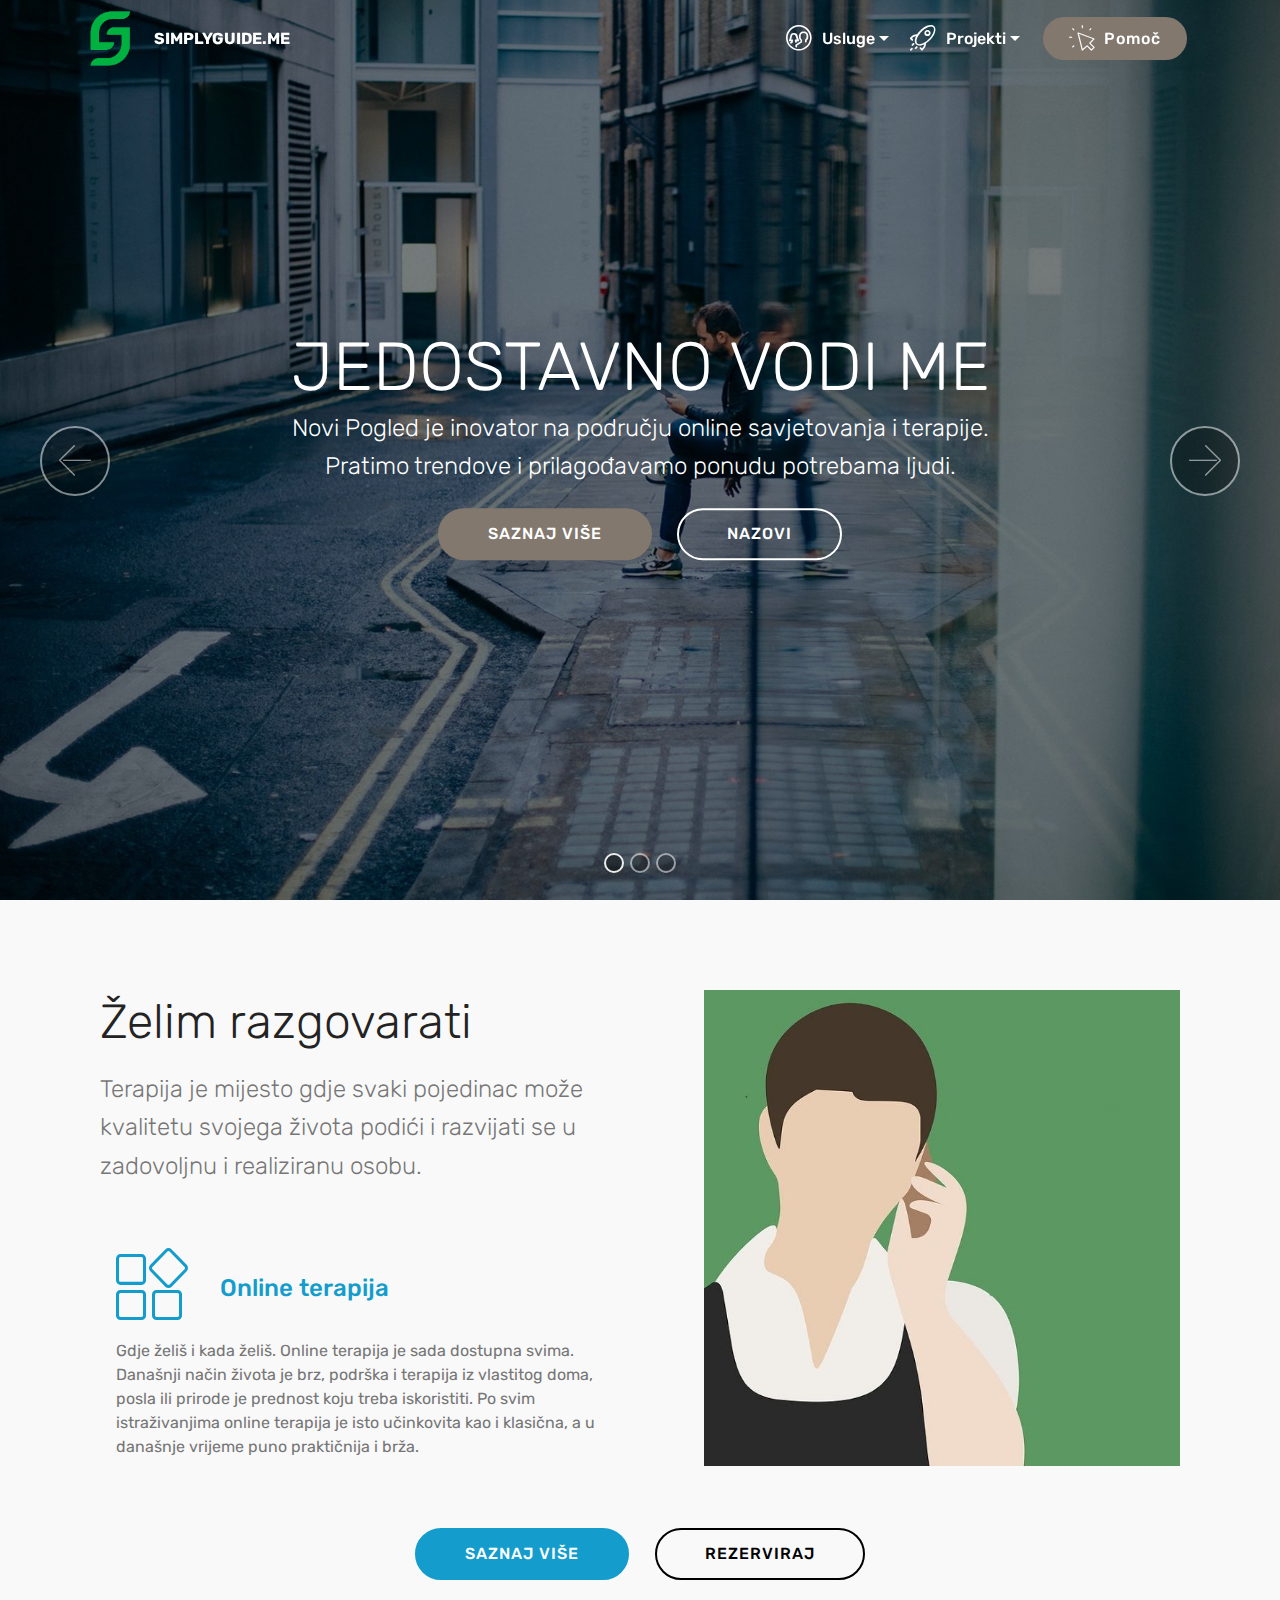
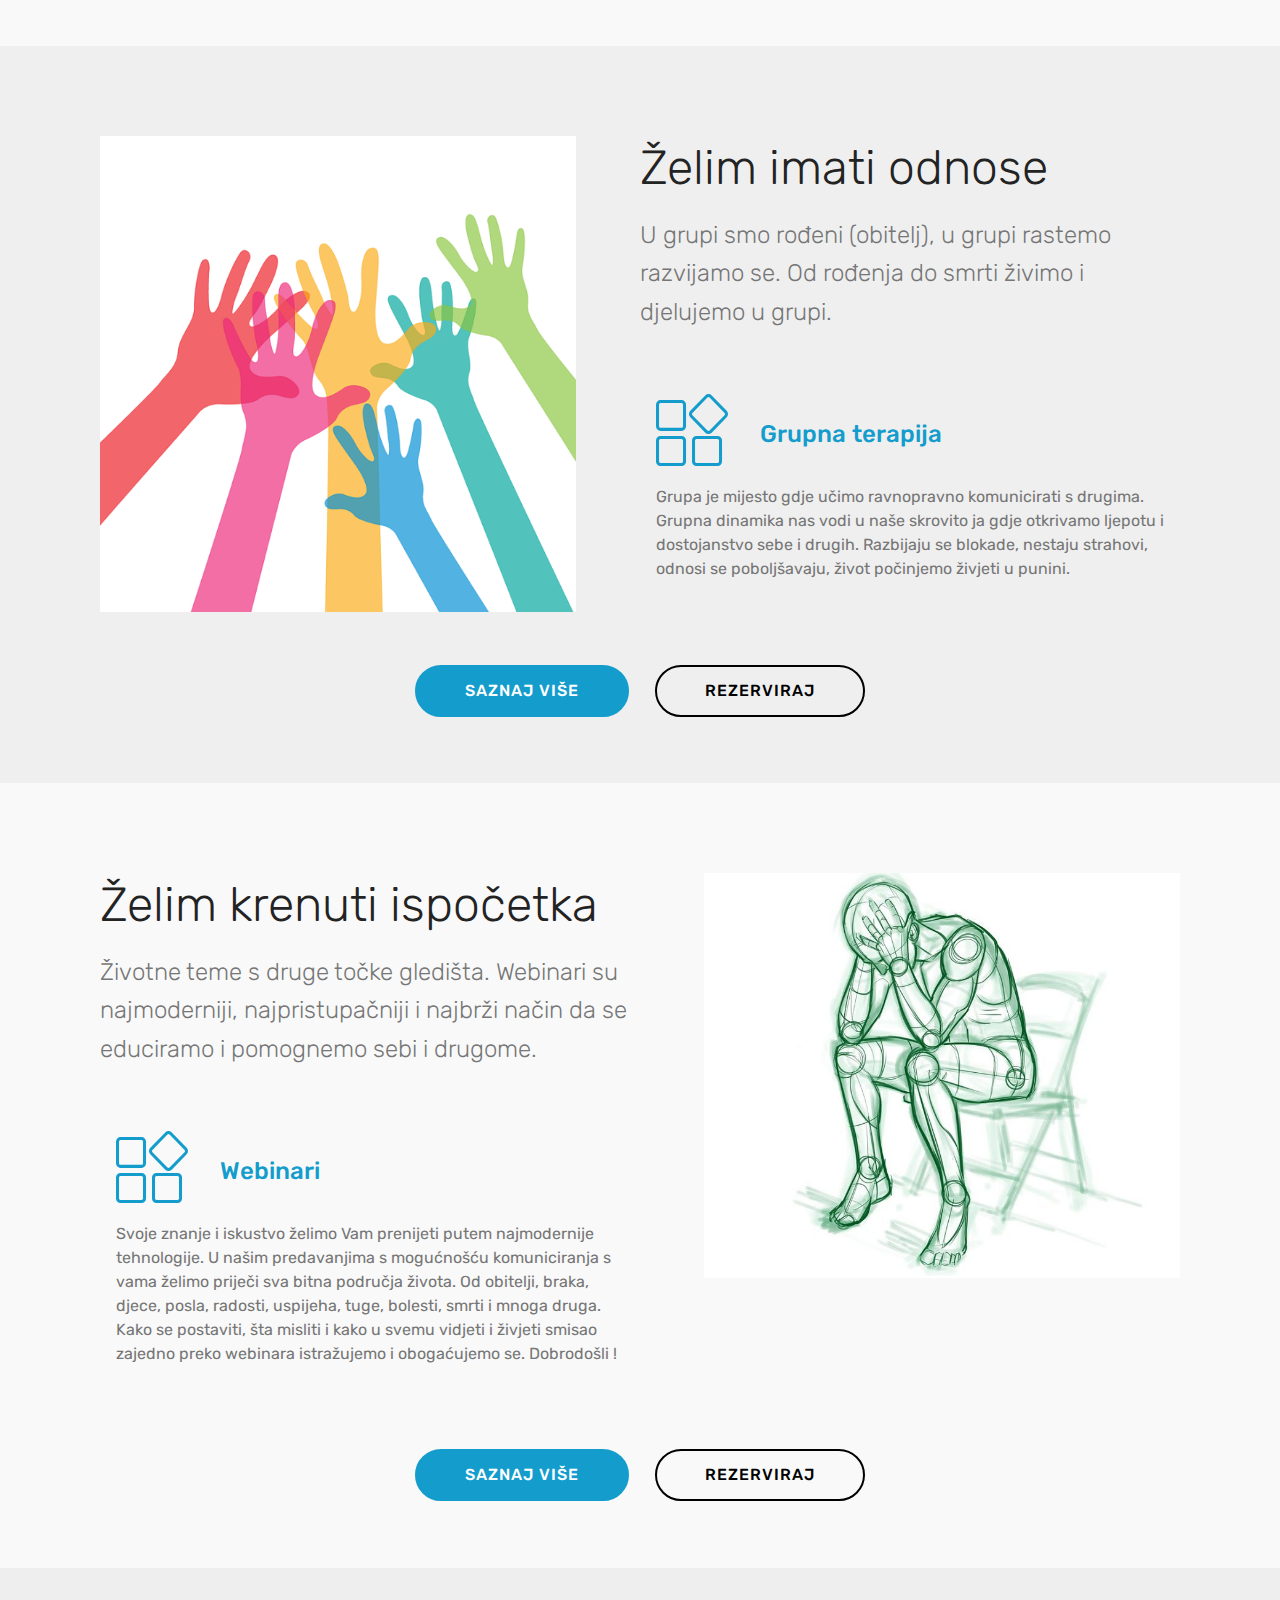
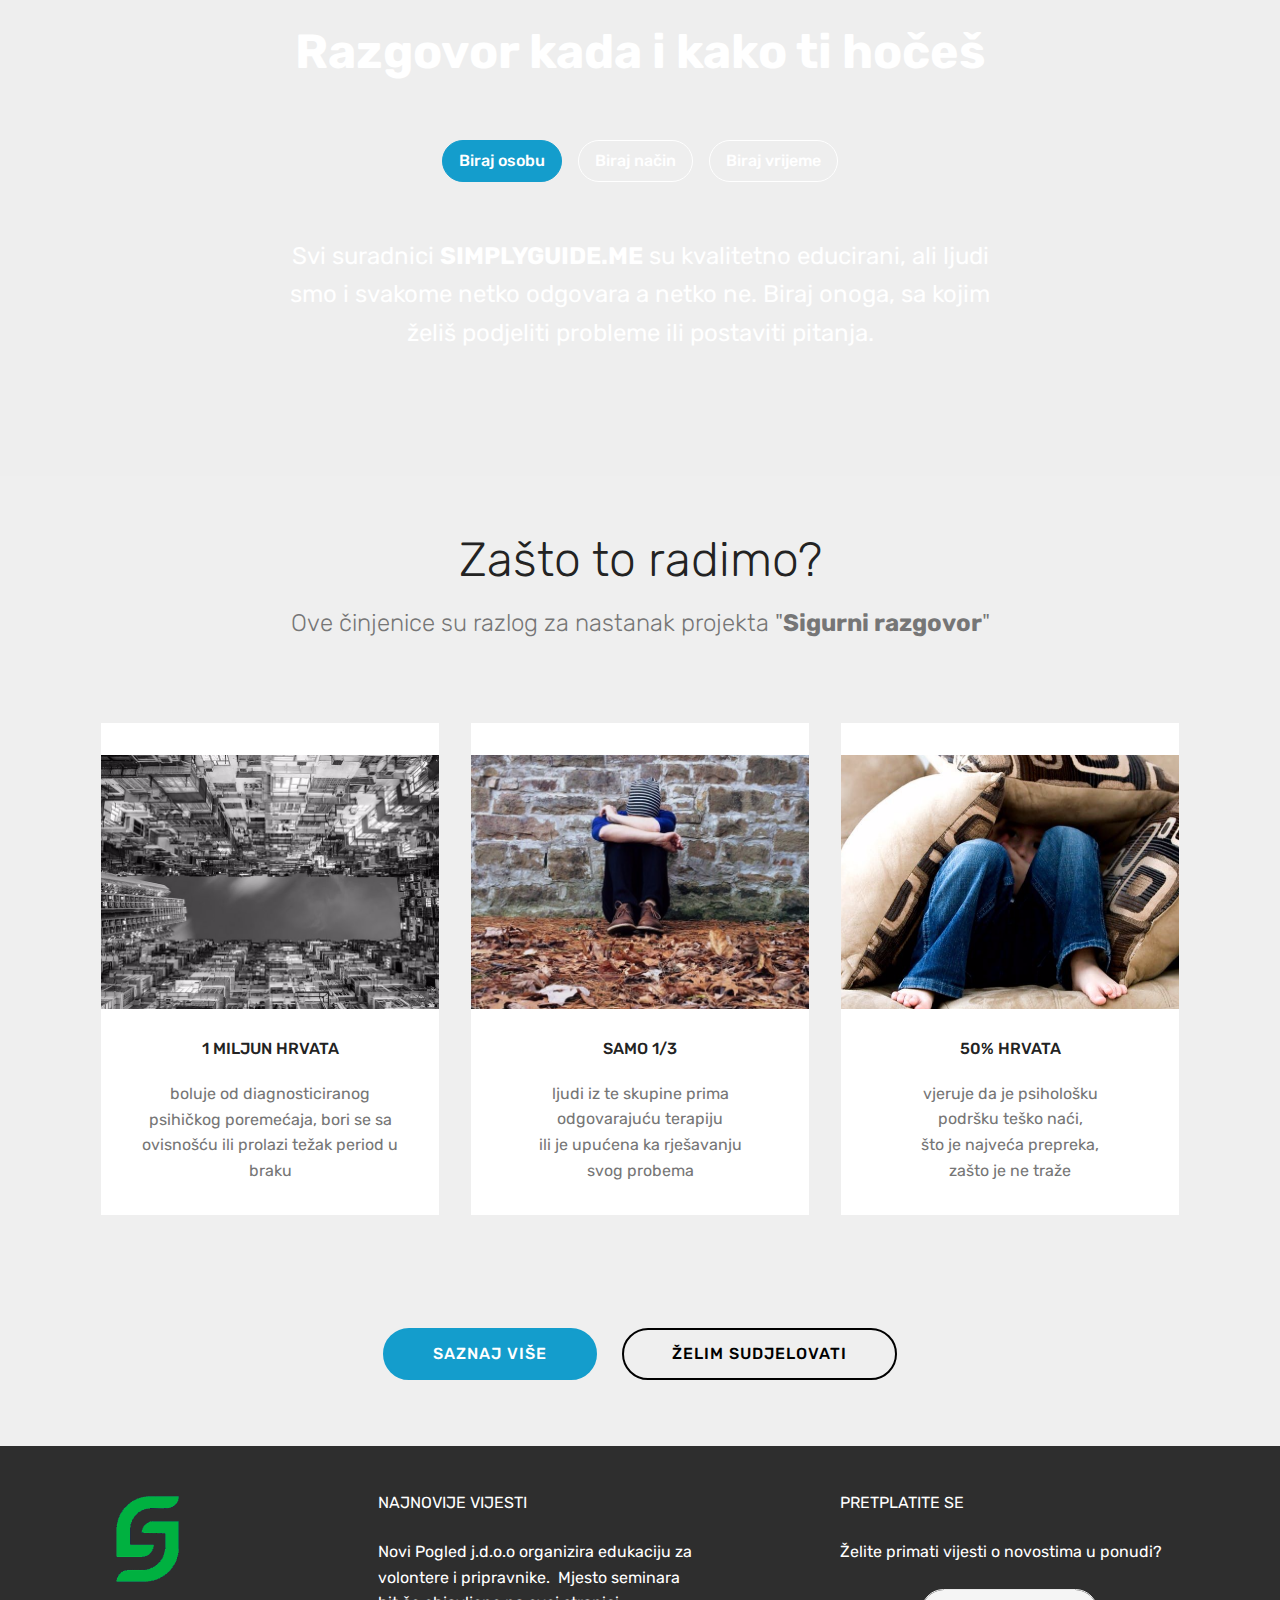
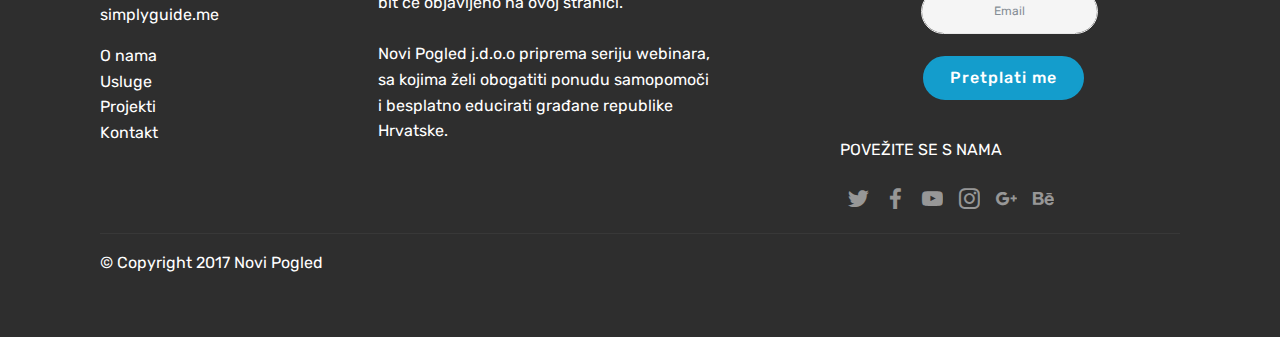
<file: index.html>
<!DOCTYPE html>
<html>
<head>
  <!-- Site made with Mobirise Website Builder v4.4.1, https://mobirise.com -->
  <meta charset="UTF-8">
  <meta http-equiv="X-UA-Compatible" content="IE=edge">
  <meta name="generator" content="Mobirise v4.4.1, mobirise.com">
  <meta name="viewport" content="width=device-width, initial-scale=1">
  <link rel="shortcut icon" href="assets/images/android-icon-192x192.png" type="image/x-icon">
  <meta name="description" content="">
  <title>Simply Guide Me</title>
  <link rel="stylesheet" href="assets/web/assets/mobirise-icons-bold/mobirise-icons-bold.css">
  <link rel="stylesheet" href="assets/web/assets/mobirise-icons/mobirise-icons.css">
  <link rel="stylesheet" href="assets/tether/tether.min.css">
  <link rel="stylesheet" href="assets/bootstrap/css/bootstrap.min.css">
  <link rel="stylesheet" href="assets/bootstrap/css/bootstrap-grid.min.css">
  <link rel="stylesheet" href="assets/bootstrap/css/bootstrap-reboot.min.css">
  <link rel="stylesheet" href="assets/dropdown/css/style.css">
  <link rel="stylesheet" href="assets/socicon/css/styles.css">
  <link rel="stylesheet" href="assets/theme/css/style.css">
  <link rel="stylesheet" href="assets/mobirise/css/mbr-additional.css" type="text/css">
  
  
  
</head>
<body>
<section class="menu cid-qAXVScy5Ul" once="menu" id="menu1-2" data-rv-view="155">

    

    <nav class="navbar navbar-expand beta-menu navbar-dropdown align-items-center navbar-fixed-top navbar-toggleable-sm bg-color transparent">
        <button class="navbar-toggler navbar-toggler-right" type="button" data-toggle="collapse" data-target="#navbarSupportedContent" aria-controls="navbarSupportedContent" aria-expanded="false" aria-label="Toggle navigation">
            <div class="hamburger">
                <span></span>
                <span></span>
                <span></span>
                <span></span>
            </div>
        </button>
        <div class="menu-logo">
            <div class="navbar-brand">
                <span class="navbar-logo">
                    <a href="index.html">
                         <img src="assets/images/android-icon-192x192.png" alt="" title="" media-simple="true" style="height: 3.8rem;">
                    </a>
                </span>
                <span class="navbar-caption-wrap"><a class="navbar-caption text-white display-4" href="index.html">
                        SIMPLYGUIDE.ME</a></span>
            </div>
        </div>
        <div class="collapse navbar-collapse" id="navbarSupportedContent">
            <ul class="navbar-nav nav-dropdown" data-app-modern-menu="true"><li class="nav-item dropdown open">
                    <a class="nav-link link text-white dropdown-toggle display-4" href="usluge.html#features11-q" data-toggle="dropdown-submenu" aria-expanded="true"><span class="mbrib-users mbr-iconfont mbr-iconfont-btn"></span>
                        Usluge</a><div class="dropdown-menu"><a class="text-white dropdown-item display-4" href="usluge.html#features11-q" aria-expanded="true">Online terapija<br></a><a class="text-white dropdown-item display-4" href="usluge.html#features11-s" aria-expanded="true">Klasična terapija<br></a><a class="text-white dropdown-item display-4" href="usluge.html#features11-t" aria-expanded="true">Grupna terapija<br></a><a class="text-white dropdown-item display-4" href="usluge.html#content5-w" aria-expanded="true">Webinari<br></a></div>
                </li>
                <li class="nav-item dropdown">
                    <a class="nav-link link text-white dropdown-toggle display-4" href="projekti.html" data-toggle="dropdown-submenu" aria-expanded="false"><span class="mbrib-rocket mbr-iconfont mbr-iconfont-btn"></span>
                        Projekti
                    </a><div class="dropdown-menu"><a class="text-white dropdown-item display-4" href="page2.html">Grupe podrške<br>Sigurni razgovor</a></div>
                </li></ul>
            <div class="navbar-buttons mbr-section-btn"><a class="btn btn-sm btn-info display-4" href="pomoc.html"><span class="mbri-cursor-click mbr-iconfont mbr-iconfont-btn"></span>Pomoč</a></div>
        </div>
    </nav>
</section>

<section class="engine"><a href="https://mobirise.co/q">bootstrap slider</a></section><section class="carousel slide cid-qAXMvgN4Mw" data-interval="false" id="slider1-1" data-rv-view="157">

    

    <div class="full-screen"><div class="mbr-slider slide carousel" data-pause="true" data-keyboard="false" data-ride="carousel" data-interval="8000"><ol class="carousel-indicators"><li data-app-prevent-settings="" data-target="#slider1-1" class=" active" data-slide-to="0"></li><li data-app-prevent-settings="" data-target="#slider1-1" data-slide-to="1"></li><li data-app-prevent-settings="" data-target="#slider1-1" data-slide-to="2"></li></ol><div class="carousel-inner" role="listbox"><div class="carousel-item slider-fullscreen-image active" data-bg-video-slide="false" style="background-image: url(assets/images/1.jpg);"><div class="container container-slide"><div class="image_wrapper"><div class="mbr-overlay"></div><img src="assets/images/1.jpg"><div class="carousel-caption justify-content-center"><div class="col-10 align-center"><h2 class="mbr-fonts-style display-1">JEDOSTAVNO VODI ME</h2><p class="lead mbr-text mbr-fonts-style display-5">Novi Pogled je inovator na području online savjetovanja i terapije.<br>Pratimo trendove i prilagođavamo ponudu potrebama ljudi.</p><div class="mbr-section-btn" buttons="0"><a class="btn  display-4 btn-info" href="index.html">SAZNAJ VIŠE</a> <a class="btn  btn-white-outline display-4" href="index.html">NAZOVI</a></div></div></div></div></div></div><div class="carousel-item slider-fullscreen-image" data-bg-video-slide="false" style="background-image: url(assets/images/czpy9miucaaxnia-1200x801.jpg);"><div class="container container-slide"><div class="image_wrapper"><div class="mbr-overlay"></div><img src="assets/images/czpy9miucaaxnia-1200x801.jpg"><div class="carousel-caption justify-content-center"><div class="col-10 align-center"><h2 class="mbr-fonts-style display-1">TAMO GDJE JA HOČU</h2><p class="lead mbr-text mbr-fonts-style display-5">Samo mi znamo gdje i kada se osječamo ugodno i sigurno. <br>Povjerljivi razgovori ne trebaju biti povezani sa neugodnim <br>prostorijama i čekanjem na red.</p><div class="mbr-section-btn" buttons="0"><a class="btn  display-4 btn-info" href="index.html">SAZNAJ VIŠE</a> <a class="btn  btn-white-outline display-4" href="index.html">NAZOVI</a></div></div></div></div></div></div><div class="carousel-item slider-fullscreen-image" data-bg-video-slide="false" style="background-image: url(assets/images/arbol-ciudad-1280x853.jpg);"><div class="container container-slide"><div class="image_wrapper"><div class="mbr-overlay"></div><img src="assets/images/arbol-ciudad-1280x853.jpg"><div class="carousel-caption justify-content-center"><div class="col-10 align-center"><h2 class="mbr-fonts-style display-1">PRAVO NA PRIVATNOST</h2><p class="lead mbr-text mbr-fonts-style display-5">Razgovor o osobnim stvarima je pitanje povjerenja.<br>Nitko ne želi da mu u osobne stvari nos zabadaju stranci.</p><div class="mbr-section-btn" buttons="0"><a class="btn btn-info display-4" href="index.html">SAZNAJ VIŠE</a> <a class="btn  btn-white-outline display-4" href="index.html">NAZOVI</a></div></div></div></div></div></div></div><a data-app-prevent-settings="" class="carousel-control carousel-control-prev" role="button" data-slide="prev" href="#slider1-1"><span aria-hidden="true" class="mbri-left mbr-iconfont"></span><span class="sr-only">Previous</span></a><a data-app-prevent-settings="" class="carousel-control carousel-control-next" role="button" data-slide="next" href="#slider1-1"><span aria-hidden="true" class="mbri-right mbr-iconfont"></span><span class="sr-only">Next</span></a></div></div>

</section>

<section class="features11 cid-qAYolWRcLG" id="features11-3" data-rv-view="169">

    

    

    <div class="container">   
        <div class="col-md-12">
            <div class="media-container-row">
                <div class="mbr-figure" style="width: 50%;">
                    <a href="page1.html"><img src="assets/images/cdn.pixabay.com-6-659x659.jpg" alt="Mobirise" title="" media-simple="true"></a>
                </div>
                <div class=" align-left aside-content">
                    <h2 class="mbr-title pt-2 mbr-fonts-style display-2">
                        Želim razgovarati</h2>
                    <div class="mbr-section-text">
                        <p class="mbr-text mb-5 pt-3 mbr-light mbr-fonts-style display-5">Terapija je mijesto gdje svaki pojedinac može kvalitetu svojega života podići i razvijati se u zadovoljnu i realiziranu osobu.
                        </p>
                    </div>

                    <div class="block-content">
                        <div class="card p-3 pr-3">
                            <div class="media">
                                <div class=" align-self-center card-img pb-3">
                                    <span class="mbr-iconfont mbri-extension" style="color: rgb(20, 157, 204);" media-simple="true"></span>
                                </div>     
                                <div class="media-body">
                                    <h4 class="card-title mbr-fonts-style display-5">
                                        Online terapija</h4>
                                </div>
                            </div>                

                            <div class="card-box">
                                <p class="block-text mbr-fonts-style display-7">
                                   Gdje želiš i kada želiš. Online terapija je sada dostupna svima. Današnji način života je brz, podrška i terapija iz vlastitog doma, posla ili prirode je prednost koju treba iskoristiti. Po svim istraživanjima online terapija je isto učinkovita kao i klasična, a u današnje vrijeme puno praktičnija i brža.</p>
                            </div>
                        </div>

                        
                    </div>
                </div>
            </div>
        </div> 
    </div>          
</section>

<section class="mbr-section content8 cid-qB652bxGzB" id="content8-1d" data-rv-view="172">

    

    <div class="container">
        <div class="media-container-row title">
            <div class="col-12 col-md-8">
                <div class="mbr-section-btn align-center"><a class="btn btn-primary display-4" href="usluge.html#features11-q">SAZNAJ VIŠE</a>
                    <a class="btn btn-black-outline display-4" href="index.html">REZERVIRAJ</a></div>
            </div>
        </div>
    </div>
</section>

<section class="features11 cid-qAYoveXhPT" id="features11-4" data-rv-view="173">

    

    

    <div class="container">   
        <div class="col-md-12">
            <div class="media-container-row">
                <div class="mbr-figure" style="width: 50%;">
                    <a href="page1.html"><img src="assets/images/cdn.pixabay.com-1-659x659.png" alt="Mobirise" title="" media-simple="true"></a>
                </div>
                <div class=" align-left aside-content">
                    <h2 class="mbr-title pt-2 mbr-fonts-style display-2">
                        Želim imati odnose</h2>
                    <div class="mbr-section-text">
                        <p class="mbr-text mb-5 pt-3 mbr-light mbr-fonts-style display-5">
                        U grupi  smo rođeni (obitelj), u grupi rastemo razvijamo se. Od rođenja do smrti živimo i djelujemo u grupi.
                        </p>
                    </div>

                    <div class="block-content">
                        <div class="card p-3 pr-3">
                            <div class="media">
                                <div class=" align-self-center card-img pb-3">
                                    <span class="mbr-iconfont mbri-extension" style="color: rgb(20, 157, 204);" media-simple="true"></span>
                                </div>     
                                <div class="media-body">
                                    <h4 class="card-title mbr-fonts-style display-5">
                                        Grupna terapija</h4>
                                </div>
                            </div>                

                            <div class="card-box">
                                <p class="block-text mbr-fonts-style display-7">
                                   Grupa je mijesto gdje učimo ravnopravno komunicirati s drugima. Grupna dinamika nas vodi u naše skrovito ja gdje otkrivamo ljepotu i dostojanstvo sebe i drugih. Razbijaju se blokade, nestaju strahovi, odnosi se poboljšavaju, život počinjemo živjeti u punini. 
                                </p>
                            </div>
                        </div>

                        
                    </div>
                </div>
            </div>
        </div> 
    </div>          
</section>

<section class="mbr-section content8 cid-qB65NlFnpq" id="content8-1e" data-rv-view="176">

    

    <div class="container">
        <div class="media-container-row title">
            <div class="col-12 col-md-8">
                <div class="mbr-section-btn align-center"><a class="btn btn-primary display-4" href="https://mobirise.com">SAZNAJ VIŠE</a>
                    <a class="btn btn-black-outline display-4" href="index.html">REZERVIRAJ</a></div>
            </div>
        </div>
    </div>
</section>

<section class="features11 cid-qAYoyVyz1J" id="features11-5" data-rv-view="177">

    

    

    <div class="container">   
        <div class="col-md-12">
            <div class="media-container-row">
                <div class="mbr-figure" style="width: 50%;">
                    <a href="page1.html"><img src="assets/images/cdn.pixabay.com-10-774x659.jpg" alt="Mobirise" title="" media-simple="true"></a>
                </div>
                <div class=" align-left aside-content">
                    <h2 class="mbr-title pt-2 mbr-fonts-style display-2">
                        Želim krenuti ispočetka</h2>
                    <div class="mbr-section-text">
                        <p class="mbr-text mb-5 pt-3 mbr-light mbr-fonts-style display-5">
                        Životne teme s druge točke gledišta. Webinari su najmoderniji, najpristupačniji i najbrži način da se educiramo i pomognemo sebi i drugome.</p>
                    </div>

                    <div class="block-content">
                        <div class="card p-3 pr-3">
                            <div class="media">
                                <div class=" align-self-center card-img pb-3">
                                    <span class="mbr-iconfont mbri-extension" style="color: rgb(20, 157, 204);" media-simple="true"></span>
                                </div>     
                                <div class="media-body">
                                    <h4 class="card-title mbr-fonts-style display-5">
                                        Webinari</h4>
                                </div>
                            </div>                

                            <div class="card-box">
                                <p class="block-text mbr-fonts-style display-7">Svoje znanje i iskustvo želimo Vam prenijeti putem najmodernije tehnologije. U našim predavanjima s mogućnošću komuniciranja s vama želimo priječi sva bitna područja života.&nbsp;Od obitelji, braka, djece, posla, radosti, uspijeha, tuge, bolesti, smrti i mnoga druga. Kako se postaviti, šta misliti i kako u svemu vidjeti i živjeti smisao zajedno preko webinara istražujemo i obogaćujemo se. Dobrodošli !</p>
                            </div>
                        </div>

                        
                    </div>
                </div>
            </div>
        </div> 
    </div>          
</section>

<section class="mbr-section content8 cid-qB66ahwwnE" id="content8-1f" data-rv-view="180">

    

    <div class="container">
        <div class="media-container-row title">
            <div class="col-12 col-md-8">
                <div class="mbr-section-btn align-center"><a class="btn btn-primary display-4" href="usluge.html#content5-w">SAZNAJ VIŠE</a>
                    <a class="btn btn-black-outline display-4" href="index.html">REZERVIRAJ</a></div>
            </div>
        </div>
    </div>
</section>

<section class="tabs1 cid-qAYuFYxfHG mbr-parallax-background" id="tabs1-6" data-rv-view="181">

    

    
    <div class="container">
        <h2 class="mbr-white align-center pb-5 mbr-fonts-style mbr-bold display-2">Razgovor kada i kako ti hočeš</h2>
        <div class="media-container-row">
            <div class="col-12 col-md-8">
                <ul class="nav nav-tabs" role="tablist">
                    <li class="nav-item"><a class="nav-link mbr-fonts-style active display-7" role="tab" data-toggle="tab" href="#tabs1-6_tab0" aria-expanded="true">
                            Biraj osobu</a></li>
                    <li class="nav-item"><a class="nav-link mbr-fonts-style active display-7" role="tab" data-toggle="tab" href="#tabs1-6_tab1" aria-expanded="true">Biraj način</a></li>
                    <li class="nav-item"><a class="nav-link mbr-fonts-style active display-7" role="tab" data-toggle="tab" href="#tabs1-6_tab2" aria-expanded="true">Biraj vrijeme</a></li>
                    
                    
                    
                </ul>
                <div class="tab-content">
                    <div id="tab1" class="tab-pane in active" role="tabpanel">
                        <div class="row">
                            <div class="col-md-12">
                                <p class="mbr-text py-5 mbr-fonts-style display-5">
                                    Svi suradnici <strong>SIMPLYGUIDE.ME</strong> su kvalitetno educirani, ali ljudi smo i svakome netko odgovara a netko ne. Biraj onoga, sa kojim želiš podjeliti probleme ili postaviti pitanja.</p>
                            </div>
                        </div>
                    </div>
                    <div id="tab2" class="tab-pane" role="tabpanel">
                        <div class="row">
                            <div class="col-md-12">
                                <p class="mbr-text py-5 mbr-fonts-style display-5">Nekome više odgovara chat, nekome video razgovor, nekome telefon a nekome razgovor iz oči u oči. <strong>SIMPLYGUIDE.ME</strong> pokriva sve načine komunikacije.</p>
                            </div>
                        </div>
                    </div>
                    <div id="tab3" class="tab-pane" role="tabpanel">
                        <div class="row">
                            <div class="col-md-12">
                                <p class="mbr-text py-5 mbr-fonts-style display-5">
                                    Vrijeme ne postoji. Postoji život i ljudi oko nas. Zato projekt <strong>"SIGURNI RAZGOVOR"</strong>&nbsp;nema radno vrijeme, nego se prilagođava onome, kome je potreban razgovor. &nbsp;</p>
                            </div>
                        </div>
                    </div>
                    
                    
                    
                </div>
            </div>
        </div>
    </div>
</section>

<section class="mbr-section content4 cid-qB5pjZQyq2" id="content4-j" data-rv-view="184">

    

    <div class="container">
        <div class="media-container-row">
            <div class="title col-12 col-md-8">
                <h2 class="align-center pb-3 mbr-fonts-style display-2">Zašto to radimo?</h2>
                <h3 class="mbr-section-subtitle align-center mbr-light mbr-fonts-style display-5">Ove činjenice su razlog za nastanak projekta "<strong>Sigurni razgovor</strong>"</h3>
                
            </div>
        </div>
    </div>
</section>

<section class="features3 cid-qB5oroRswb" id="features3-i" data-rv-view="186">

    

    
    <div class="container">
        <div class="media-container-row">
            <div class="card p-3 col-12 col-md-6 col-lg-4">
                <div class="card-wrapper">
                    <div class="card-img">
                        <a href="page2.html#image1-f"><img src="assets/images/cdn.pixabay.com-19-960x640.jpg" alt="Mobirise" title="" media-simple="true"></a>
                    </div>
                    <div class="card-box">
                        <h4 class="card-title mbr-fonts-style display-7">1 MILJUN HRVATA</h4>
                        <p class="mbr-text mbr-fonts-style display-7">boluje od diagnosticiranog 
<br>psihičkog poremećaja, bori se sa ovisnošću ili prolazi težak period u braku</p>
                    </div>
                    
                </div>
            </div>

            <div class="card p-3 col-12 col-md-6 col-lg-4">
                <div class="card-wrapper">
                    <div class="card-img">
                        <a href="page2.html#image1-f"><img src="assets/images/images.pexels.com-5-911x650.jpg" alt="Mobirise" title="" media-simple="true"></a>
                    </div>
                    <div class="card-box">
                        <h4 class="card-title mbr-fonts-style display-7">SAMO 1/3</h4>
                        <p class="mbr-text mbr-fonts-style display-7">ljudi iz te skupine prima odgovarajuću terapiju 
<br>ili je upućena ka rješavanju 
<br>svog probema</p>
                    </div>
                    
                </div>
            </div>

            <div class="card p-3 col-12 col-md-6 col-lg-4">
                <div class="card-wrapper">
                    <div class="card-img">
                        <a href="page2.html#image1-f"><img src="assets/images/images.pexels.com-10-940x627.jpg" alt="Mobirise" title="" media-simple="true"></a>
                    </div>
                    <div class="card-box">
                        <h4 class="card-title mbr-fonts-style display-7">50% HRVATA</h4>
                        <p class="mbr-text mbr-fonts-style display-7">vjeruje da je psihološku 
<br>podršku teško naći, 
<br>što je najveća prepreka, <br>zašto je ne traže</p>
                    </div>
                    
                </div>
            </div>

            
        </div>
    </div>
</section>

<section class="mbr-section content8 cid-qB66vxwH7z" id="content8-1g" data-rv-view="189">

    

    <div class="container">
        <div class="media-container-row title">
            <div class="col-12 col-md-8">
                <div class="mbr-section-btn align-center"><a class="btn btn-primary display-4" href="projekti.html">SAZNAJ VIŠE</a>
                    <a class="btn btn-black-outline display-4" href="projekti.html">ŽELIM SUDJELOVATI</a></div>
            </div>
        </div>
    </div>
</section>

<section class="footer4 cid-qAYuV22Q82" id="footer4-8" data-rv-view="190">

    

    

    <div class="container">
        <div class="media-container-row content mbr-white">
            <div class="col-md-3 col-sm-4">
                <div class="mb-3 img-logo">
                    <a href="index.html">
                        <img src="assets/images/android-icon-192x192.png" alt="Mobirise" title="" media-simple="true">
                    </a>
                </div>
                <p class="mb-3 mbr-fonts-style foot-title display-7">
                    simplyguide.me</p>
                <p class="mbr-text mbr-fonts-style mbr-links-column display-7">O nama&nbsp;<br>Usluge<br>Projekti<br>Kontakt</p>
            </div>
            <div class="col-md-4 col-sm-8">
                <p class="mb-4 foot-title mbr-fonts-style display-7">
                    NAJNOVIJE VIJESTI</p>
                <p class="mbr-text mbr-fonts-style foot-text display-7">
                    Novi Pogled j.d.o.o organizira edukaciju za<br>volontere i pripravnike. &nbsp;Mjesto seminara<br>bit če objavljeno na ovoj stranici.<br><br>Novi Pogled j.d.o.o priprema seriju webinara,<br>sa kojima želi obogatiti ponudu samopomoči<br>i besplatno educirati građane republike Hrvatske.
                </p>
            </div>
            <div class="col-md-4 offset-md-1 col-sm-12">
                <p class="mb-4 foot-title mbr-fonts-style display-7">
                    PRETPLATITE SE</p>
                <p class="mbr-text mbr-fonts-style form-text display-7">Želite primati vijesti o novostima u ponudi?</p>
                <div class="media-container-column" data-form-type="formoid">
                    <div data-form-alert="" hidden="" class="align-center">
                        Thanks for filling out the form!
                    </div>

                    <form class="form-inline" action="https://mobirise.com/" method="post" data-form-title="Mobirise Form">
                        <input type="hidden" value="EWvsxM8xkTQWUODIfdTt5CUVCwM8cPWoCr8RMVcjPKqEZTx3EmEt6XQEyJpjGZzslBmjreFVIXgE84oUjz0hJKb857fgD6f5pfl/vHAw+M5CDU+wkG711A6g20Et0+5N" data-form-email="true">
                        <div class="form-group">
                            <input type="email" class="form-control input-sm input-inverse my-2" name="email" required="" data-form-field="Email" placeholder="Email" id="email-footer4-8">
                        </div>
                        <div class="input-group-btn m-2"><button href="" class="btn btn-primary display-4" type="submit" role="button">Pretplati me</button></div>
                    </form>
                </div>
                <p class="mb-4 mbr-fonts-style foot-title display-7"><br>POVEŽITE SE S NAMA</p>
                <div class="social-list pl-0 mb-0">
                        <div class="soc-item">
                            <a href="https://twitter.com/mobirise" target="_blank">
                                <span class="socicon-twitter socicon mbr-iconfont mbr-iconfont-social" media-simple="true"></span>
                            </a>
                        </div>
                        <div class="soc-item">
                            <a href="https://www.facebook.com/pages/Mobirise/1616226671953247" target="_blank">
                                <span class="socicon-facebook socicon mbr-iconfont mbr-iconfont-social" media-simple="true"></span>
                            </a>
                        </div>
                        <div class="soc-item">
                            <a href="https://www.youtube.com/c/mobirise" target="_blank">
                                <span class="socicon-youtube socicon mbr-iconfont mbr-iconfont-social" media-simple="true"></span>
                            </a>
                        </div>
                        <div class="soc-item">
                            <a href="https://instagram.com/mobirise" target="_blank">
                                <span class="socicon-instagram socicon mbr-iconfont mbr-iconfont-social" media-simple="true"></span>
                            </a>
                        </div>
                        <div class="soc-item">
                            <a href="https://plus.google.com/u/0/+Mobirise" target="_blank">
                                <span class="socicon-googleplus socicon mbr-iconfont mbr-iconfont-social" media-simple="true"></span>
                            </a>
                        </div>
                        <div class="soc-item">
                            <a href="https://www.behance.net/Mobirise" target="_blank">
                                <span class="socicon-behance socicon mbr-iconfont mbr-iconfont-social" media-simple="true"></span>
                            </a>
                        </div>
                </div>
            </div>
        </div>
        <div class="footer-lower">
            <div class="media-container-row">
                <div class="col-sm-12">
                    <hr>
                </div>
            </div>
            <div class="media-container-row mbr-white">
                <div class="col-sm-12 copyright">
                    <p class="mbr-text mbr-fonts-style display-7">
                        © Copyright 2017 Novi Pogled</p>
                </div>
            </div>
        </div>
    </div>
</section>


  <script src="assets/web/assets/jquery/jquery.min.js"></script>
  <script src="assets/popper/popper.min.js"></script>
  <script src="assets/tether/tether.min.js"></script>
  <script src="assets/bootstrap/js/bootstrap.min.js"></script>
  <script src="assets/dropdown/js/script.min.js"></script>
  <script src="assets/touch-swipe/jquery.touch-swipe.min.js"></script>
  <script src="assets/jquery-mb-vimeo_player/jquery.mb.vimeo_player.js"></script>
  <script src="assets/smooth-scroll/smooth-scroll.js"></script>
  <script src="assets/bootstrap-carousel-swipe/bootstrap-carousel-swipe.js"></script>
  <script src="assets/jarallax/jarallax.min.js"></script>
  <script src="assets/jquery-mb-ytplayer/jquery.mb.ytplayer.min.js"></script>
  <script src="assets/theme/js/script.js"></script>
  <script src="assets/formoid/formoid.min.js"></script>
  <script src="assets/mobirise-slider-video/script.js"></script>
  
  
</body>
</html>
</file>
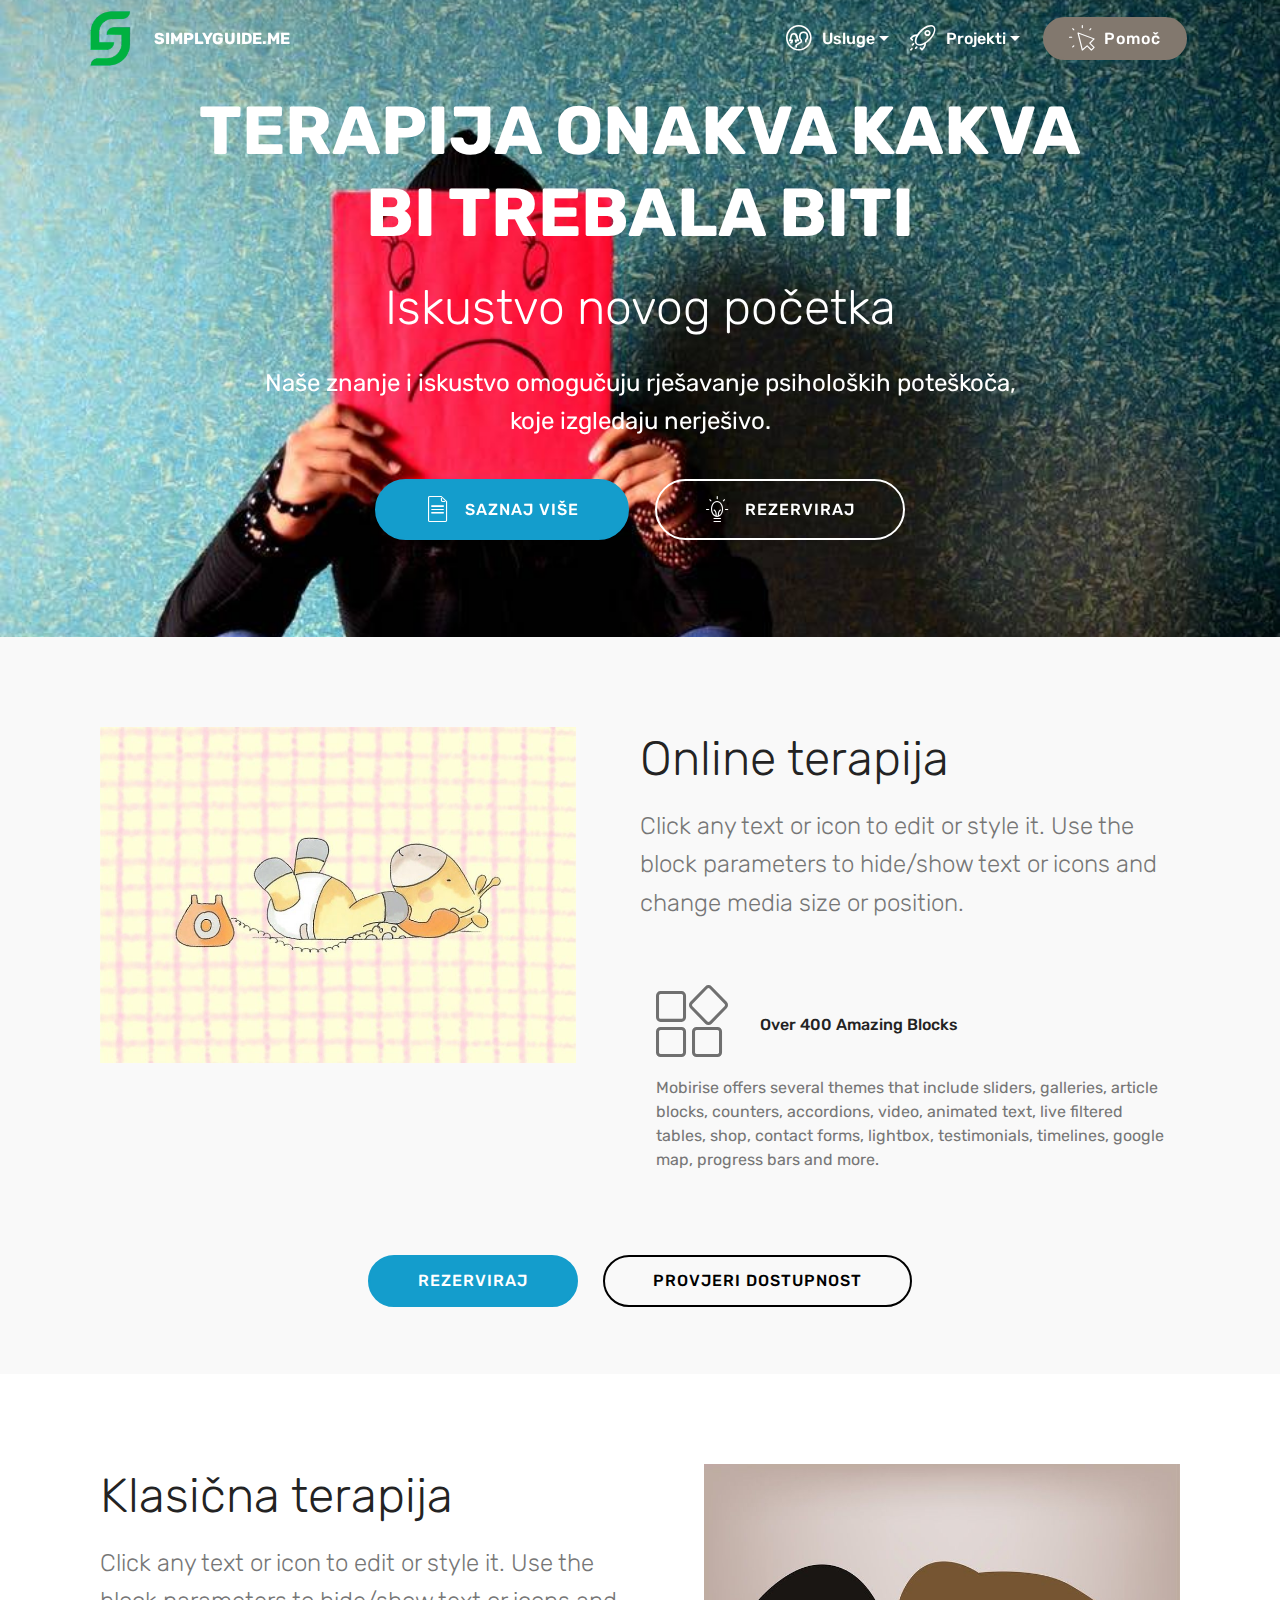
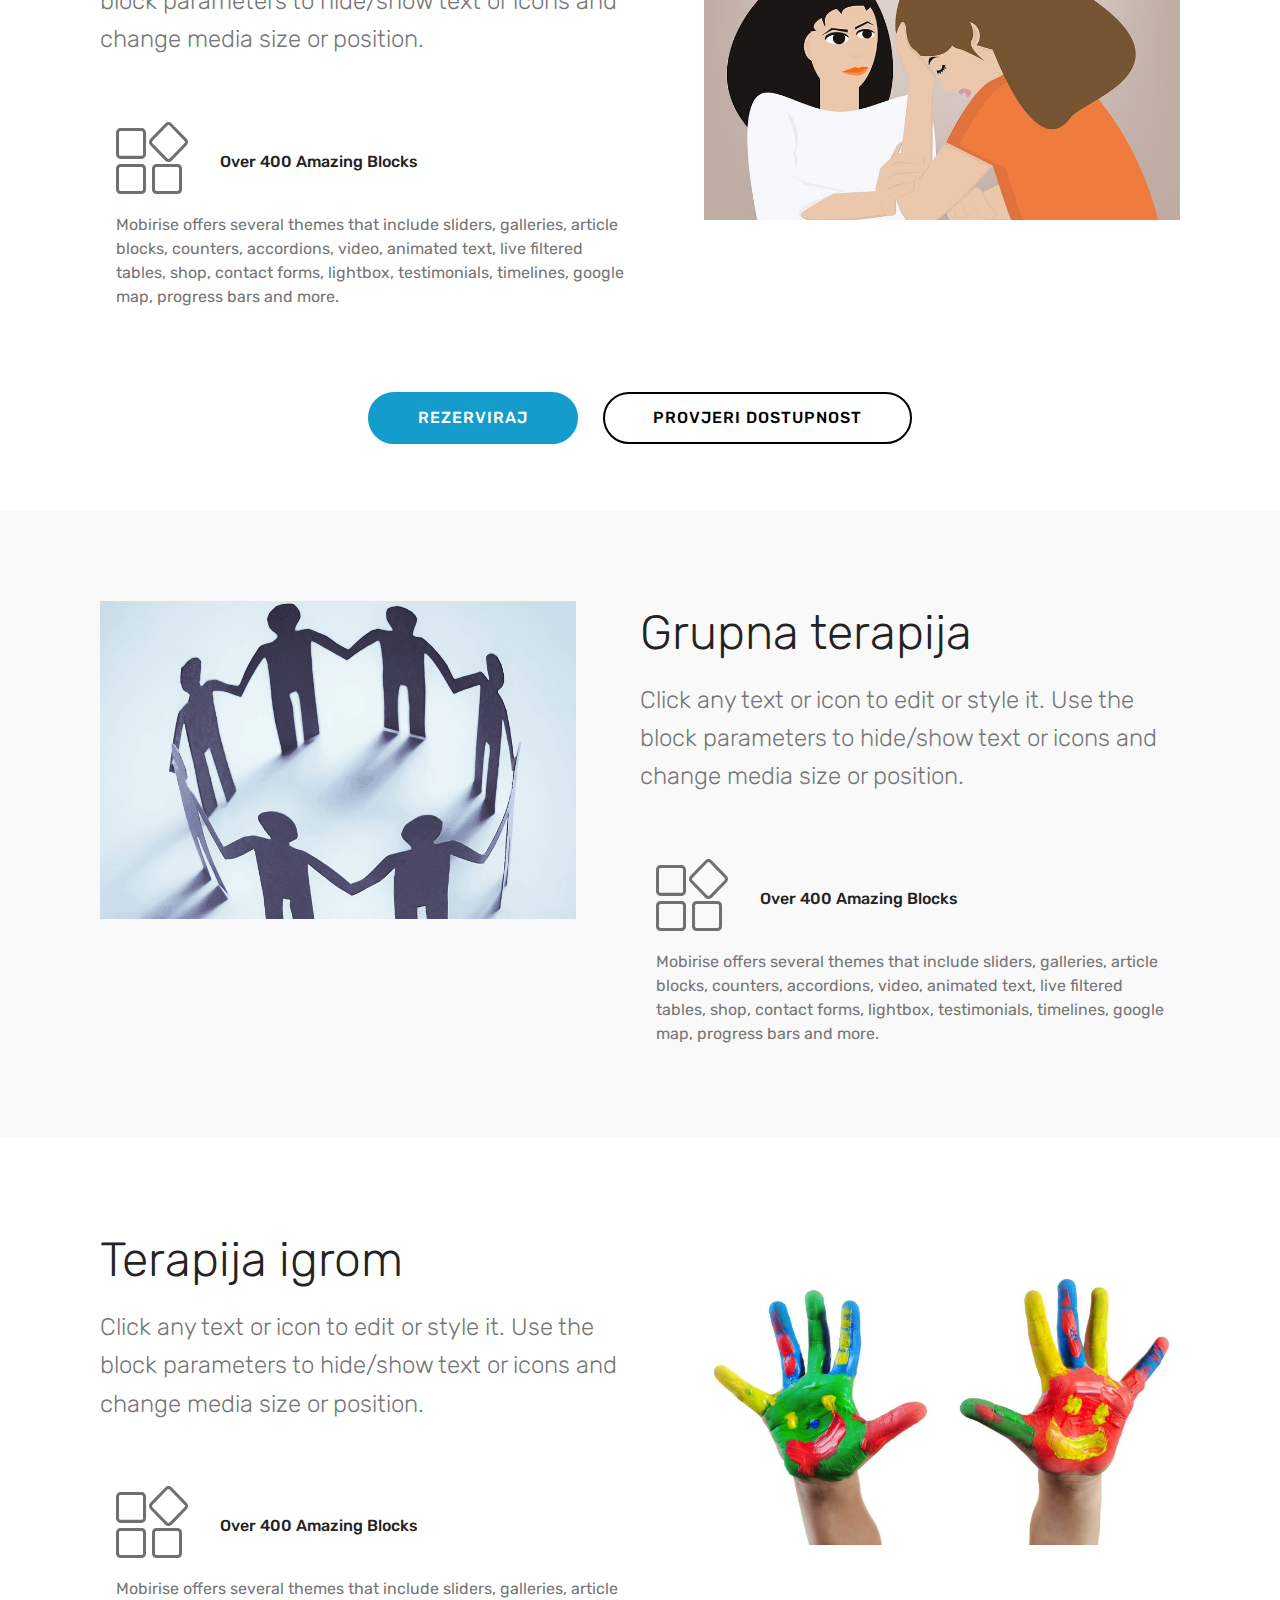
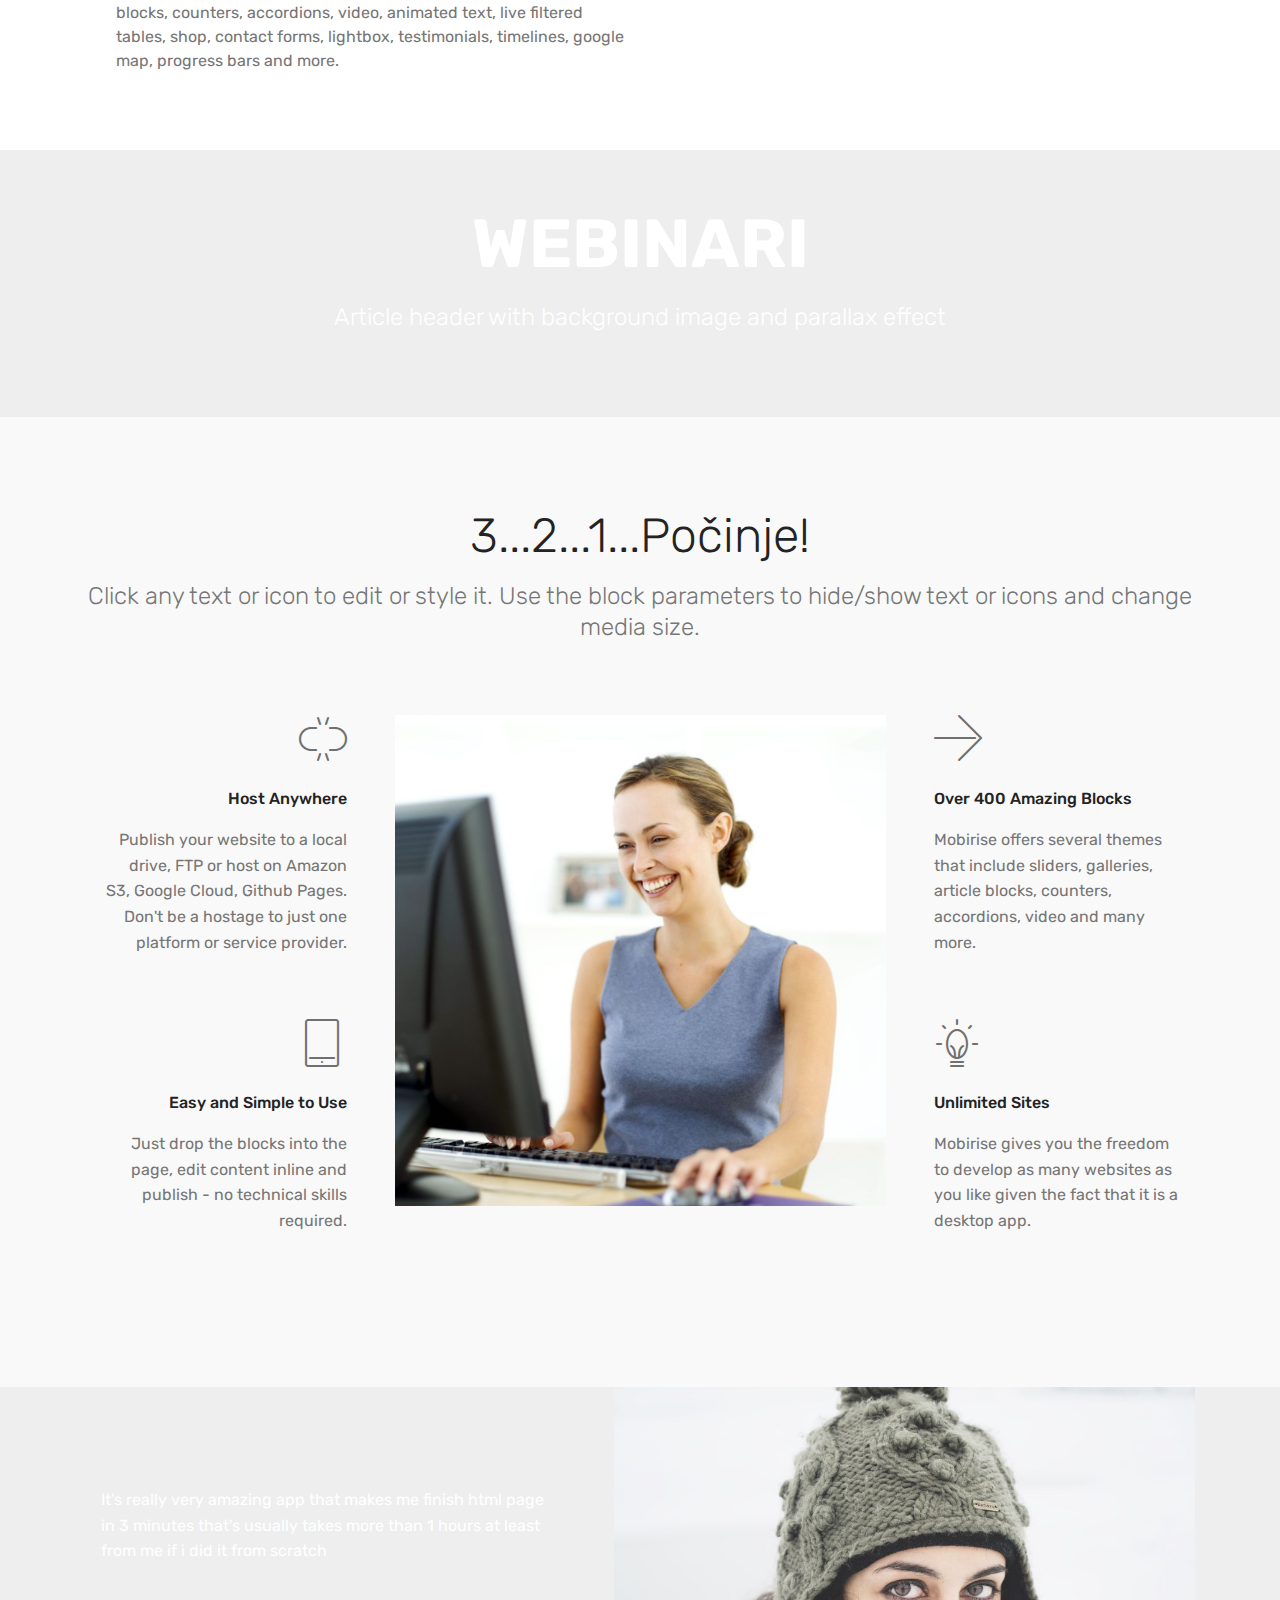
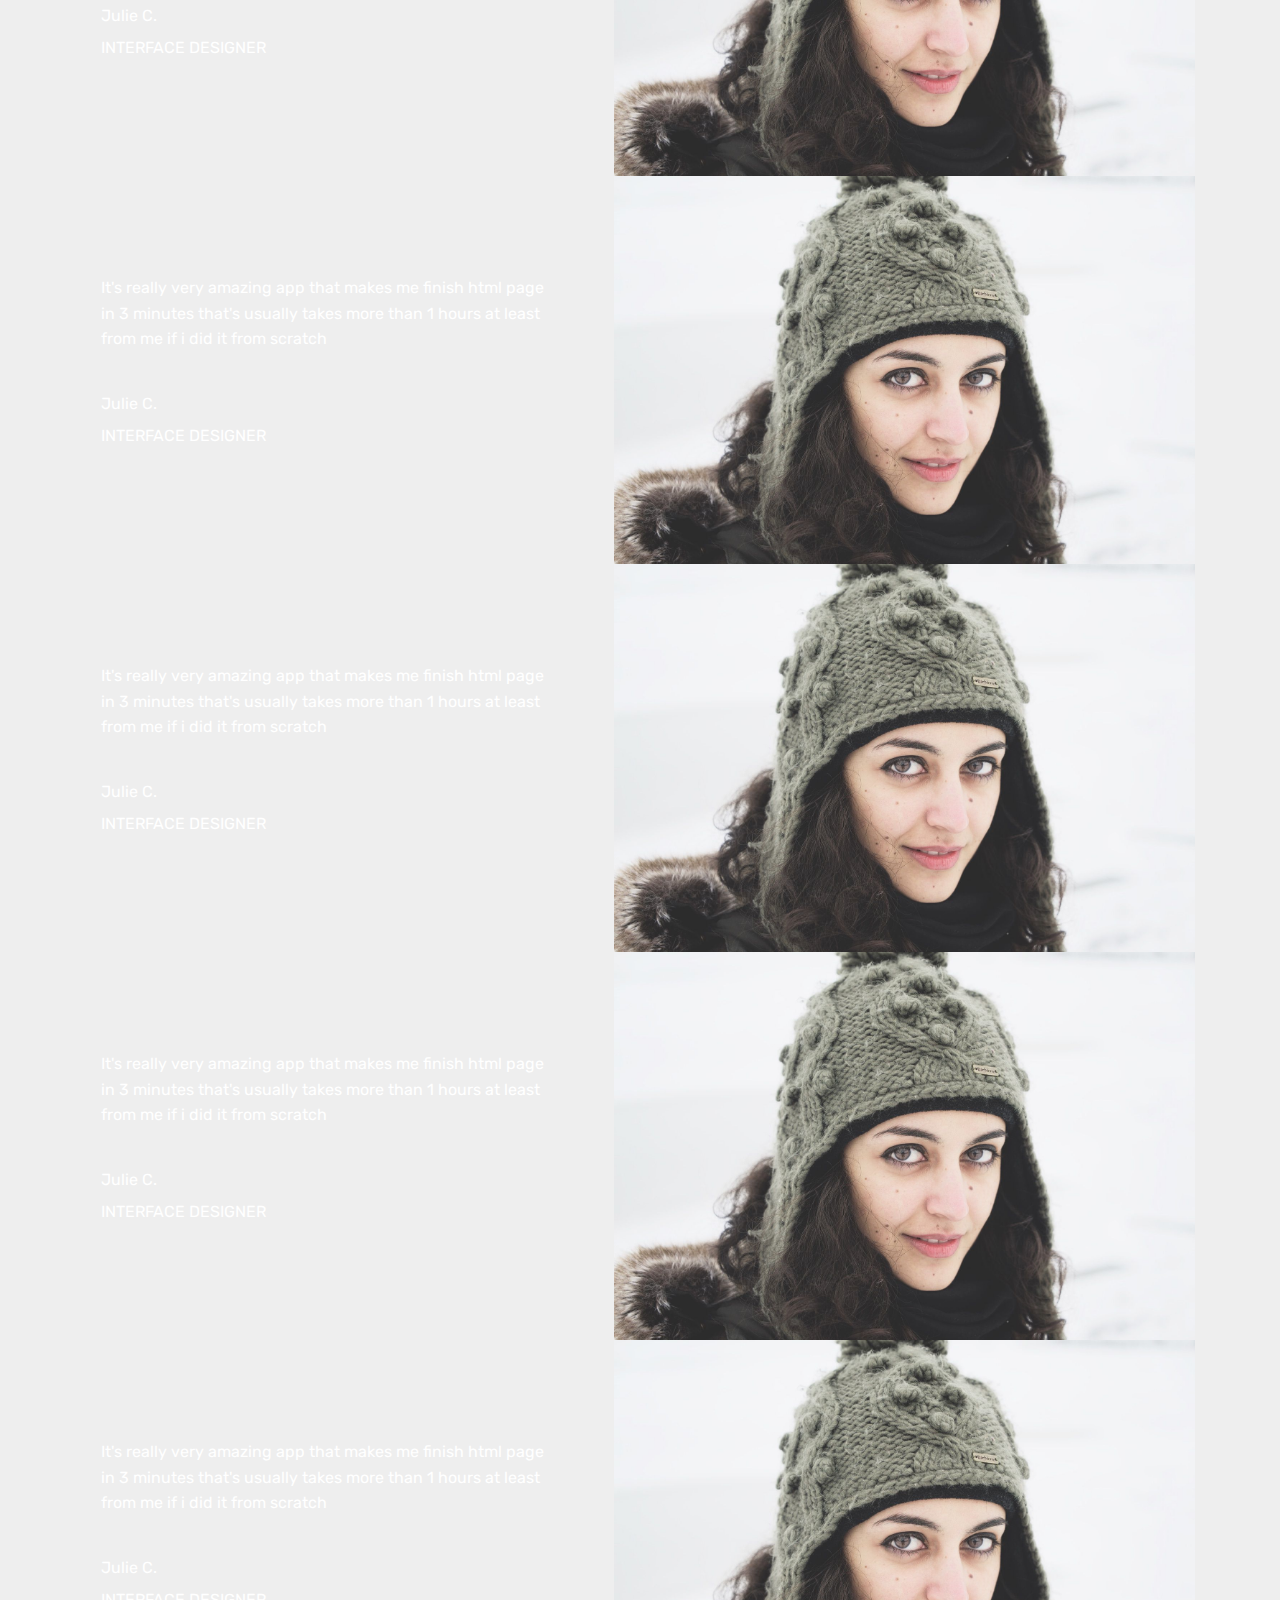
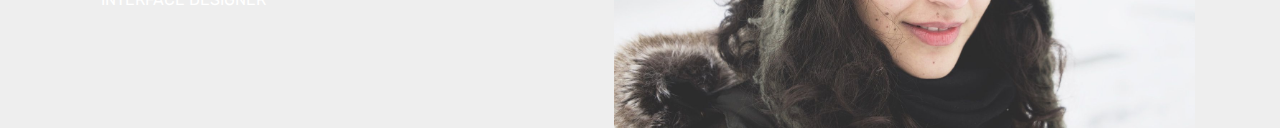
<file: page1.html>
<!DOCTYPE html>
<html>
<head>
  <!-- Site made with Mobirise Website Builder v4.4.1, https://mobirise.com -->
  <meta charset="UTF-8">
  <meta http-equiv="X-UA-Compatible" content="IE=edge">
  <meta name="generator" content="Mobirise v4.4.1, mobirise.com">
  <meta name="viewport" content="width=device-width, initial-scale=1">
  <link rel="shortcut icon" href="assets/images/android-icon-192x192.png" type="image/x-icon">
  <meta name="description" content="Website Builder Description">
  <title>Usluge</title>
  <link rel="stylesheet" href="assets/web/assets/mobirise-icons-bold/mobirise-icons-bold.css">
  <link rel="stylesheet" href="assets/web/assets/mobirise-icons/mobirise-icons.css">
  <link rel="stylesheet" href="assets/tether/tether.min.css">
  <link rel="stylesheet" href="assets/bootstrap/css/bootstrap.min.css">
  <link rel="stylesheet" href="assets/bootstrap/css/bootstrap-grid.min.css">
  <link rel="stylesheet" href="assets/bootstrap/css/bootstrap-reboot.min.css">
  <link rel="stylesheet" href="assets/dropdown/css/style.css">
  <link rel="stylesheet" href="assets/theme/css/style.css">
  <link rel="stylesheet" href="assets/mobirise/css/mbr-additional.css" type="text/css">
  
  
  
</head>
<body>
<section class="menu cid-qAXVScy5Ul" once="menu" id="menu1-9" data-rv-view="497">

    

    <nav class="navbar navbar-expand beta-menu navbar-dropdown align-items-center navbar-fixed-top navbar-toggleable-sm bg-color transparent">
        <button class="navbar-toggler navbar-toggler-right" type="button" data-toggle="collapse" data-target="#navbarSupportedContent" aria-controls="navbarSupportedContent" aria-expanded="false" aria-label="Toggle navigation">
            <div class="hamburger">
                <span></span>
                <span></span>
                <span></span>
                <span></span>
            </div>
        </button>
        <div class="menu-logo">
            <div class="navbar-brand">
                <span class="navbar-logo">
                    <a href="index.html">
                         <img src="assets/images/android-icon-192x192.png" alt="" title="" media-simple="true" style="height: 3.8rem;">
                    </a>
                </span>
                <span class="navbar-caption-wrap"><a class="navbar-caption text-white display-4" href="index.html">
                        SIMPLYGUIDE.ME</a></span>
            </div>
        </div>
        <div class="collapse navbar-collapse" id="navbarSupportedContent">
            <ul class="navbar-nav nav-dropdown" data-app-modern-menu="true"><li class="nav-item dropdown open">
                    <a class="nav-link link text-white dropdown-toggle display-4" href="page1.html" data-toggle="dropdown-submenu" aria-expanded="true"><span class="mbrib-users mbr-iconfont mbr-iconfont-btn"></span>
                        Usluge</a><div class="dropdown-menu"><div class="dropdown open"><a class="text-white dropdown-item dropdown-toggle display-4" href="page1.html" data-toggle="dropdown-submenu" aria-expanded="true">Online terapija<br>Klasična terapija<br>Grupna terapija</a><div class="dropdown-menu dropdown-submenu"><a class="text-white dropdown-item display-4" href="page1.html">Psihoterapija<br>Geštalt terapija<br>Terapija igrom</a></div></div></div>
                </li>
                <li class="nav-item dropdown">
                    <a class="nav-link link text-white dropdown-toggle display-4" href="page2.html" data-toggle="dropdown-submenu" aria-expanded="false"><span class="mbrib-rocket mbr-iconfont mbr-iconfont-btn"></span>
                        Projekti
                    </a><div class="dropdown-menu"><a class="text-white dropdown-item display-4" href="page2.html">Grupe podrške<br>Sigurni razgovor</a></div>
                </li></ul>
            <div class="navbar-buttons mbr-section-btn"><a class="btn btn-sm btn-info display-4" href="page3.html"><span class="mbri-cursor-click mbr-iconfont mbr-iconfont-btn"></span>Pomoč</a></div>
        </div>
    </nav>
</section>

<section class="engine"><a href="https://mobirise.co/m">bootstrap table</a></section><section class="header1 cid-qB5AQZ4rwe mbr-parallax-background" id="header1-l" data-rv-view="499">

    

    

    <div class="container">
        <div class="row justify-content-md-center">
            <div class="mbr-white col-md-10">
                <h1 class="mbr-section-title align-center mbr-bold pb-3 mbr-fonts-style display-1">
                    TERAPIJA ONAKVA KAKVA BI TREBALA BITI</h1>
                <h3 class="mbr-section-subtitle align-center mbr-light pb-3 mbr-fonts-style display-2">Iskustvo novog početka</h3>
                <p class="mbr-text align-center pb-3 mbr-fonts-style display-5">Naše znanje i iskustvo omogučuju rješavanje psiholoških poteškoča, <br>koje izgledaju nerješivo.
                </p>
                <div class="mbr-section-btn align-center"><a class="btn btn-md btn-primary display-4" href="https://mobirise.com">
                        <span class="mbr-iconfont mbri-file"></span>SAZNAJ VIŠE</a>
                    <a class="btn btn-md btn-white-outline display-4" href="https://mobirise.com">
                        <span class="mbr-iconfont mbri-idea"></span>REZERVIRAJ</a></div>
            </div>
        </div>
    </div>

</section>

<section class="features11 cid-qB5Ewjn9Uk" id="features11-q" data-rv-view="502">

    

    

    <div class="container">   
        <div class="col-md-12">
            <div class="media-container-row">
                <div class="mbr-figure" style="width: 50%;">
                    <img src="assets/images/cdn.pixabay.com-3-933x659.jpg" alt="Mobirise" title="" media-simple="true">
                </div>
                <div class=" align-left aside-content">
                    <h2 class="mbr-title pt-2 mbr-fonts-style display-2">
                        Online terapija</h2>
                    <div class="mbr-section-text">
                        <p class="mbr-text mb-5 pt-3 mbr-light mbr-fonts-style display-5">
                        Click any text or icon to edit or style it. Use the block parameters to hide/show text or icons and change media size or position.
                        </p>
                    </div>

                    <div class="block-content">
                        <div class="card p-3 pr-3">
                            <div class="media">
                                <div class=" align-self-center card-img pb-3">
                                    <span class="mbri-extension mbr-iconfont" media-simple="true"></span>
                                </div>     
                                <div class="media-body">
                                    <h4 class="card-title mbr-fonts-style display-7">
                                        Over 400 Amazing Blocks
                                    </h4>
                                </div>
                            </div>                

                            <div class="card-box">
                                <p class="block-text mbr-fonts-style display-7">
                                   Mobirise offers several themes that include sliders, galleries, article blocks, counters, accordions, video, animated text, live filtered tables, shop, contact forms, lightbox, testimonials, timelines, google map, progress bars and more. 
                                </p>
                            </div>
                        </div>

                        
                    </div>
                </div>
            </div>
        </div> 
    </div>          
</section>

<section class="mbr-section content8 cid-qB5W7XfwSH" id="content8-x" data-rv-view="505">

    

    <div class="container">
        <div class="media-container-row title">
            <div class="col-12 col-md-8">
                <div class="mbr-section-btn align-center"><a class="btn btn-primary display-4" href="https://mobirise.com">REZERVIRAJ</a>
                    <a class="btn btn-black-outline display-4" href="https://mobirise.com">PROVJERI DOSTUPNOST</a></div>
            </div>
        </div>
    </div>
</section>

<section class="features11 cid-qB5SJxcSil" id="features11-s" data-rv-view="506">

    

    

    <div class="container">   
        <div class="col-md-12">
            <div class="media-container-row">
                <div class="mbr-figure" style="width: 50%;">
                    <img src="assets/images/terapija-880x659.jpg" alt="Mobirise" title="" media-simple="true">
                </div>
                <div class=" align-left aside-content">
                    <h2 class="mbr-title pt-2 mbr-fonts-style display-2">
                        Klasična terapija</h2>
                    <div class="mbr-section-text">
                        <p class="mbr-text mb-5 pt-3 mbr-light mbr-fonts-style display-5">
                        Click any text or icon to edit or style it. Use the block parameters to hide/show text or icons and change media size or position.
                        </p>
                    </div>

                    <div class="block-content">
                        <div class="card p-3 pr-3">
                            <div class="media">
                                <div class=" align-self-center card-img pb-3">
                                    <span class="mbri-extension mbr-iconfont" media-simple="true"></span>
                                </div>     
                                <div class="media-body">
                                    <h4 class="card-title mbr-fonts-style display-7">
                                        Over 400 Amazing Blocks
                                    </h4>
                                </div>
                            </div>                

                            <div class="card-box">
                                <p class="block-text mbr-fonts-style display-7">
                                   Mobirise offers several themes that include sliders, galleries, article blocks, counters, accordions, video, animated text, live filtered tables, shop, contact forms, lightbox, testimonials, timelines, google map, progress bars and more. 
                                </p>
                            </div>
                        </div>

                        
                    </div>
                </div>
            </div>
        </div> 
    </div>          
</section>

<section class="mbr-section content8 cid-qB5X14soGc" id="content8-z" data-rv-view="509">

    

    <div class="container">
        <div class="media-container-row title">
            <div class="col-12 col-md-8">
                <div class="mbr-section-btn align-center"><a class="btn btn-primary display-4" href="https://mobirise.com">REZERVIRAJ</a>
                    <a class="btn btn-black-outline display-4" href="https://mobirise.com">PROVJERI DOSTUPNOST</a></div>
            </div>
        </div>
    </div>
</section>

<section class="features11 cid-qB5TbGBYlX" id="features11-t" data-rv-view="510">

    

    

    <div class="container">   
        <div class="col-md-12">
            <div class="media-container-row">
                <div class="mbr-figure" style="width: 50%;">
                    <img src="assets/images/mecfssa.org-864x578.png" alt="Mobirise" title="" media-simple="true">
                </div>
                <div class=" align-left aside-content">
                    <h2 class="mbr-title pt-2 mbr-fonts-style display-2">
                        Grupna terapija</h2>
                    <div class="mbr-section-text">
                        <p class="mbr-text mb-5 pt-3 mbr-light mbr-fonts-style display-5">
                        Click any text or icon to edit or style it. Use the block parameters to hide/show text or icons and change media size or position.
                        </p>
                    </div>

                    <div class="block-content">
                        <div class="card p-3 pr-3">
                            <div class="media">
                                <div class=" align-self-center card-img pb-3">
                                    <span class="mbri-extension mbr-iconfont" media-simple="true"></span>
                                </div>     
                                <div class="media-body">
                                    <h4 class="card-title mbr-fonts-style display-7">
                                        Over 400 Amazing Blocks
                                    </h4>
                                </div>
                            </div>                

                            <div class="card-box">
                                <p class="block-text mbr-fonts-style display-7">
                                   Mobirise offers several themes that include sliders, galleries, article blocks, counters, accordions, video, animated text, live filtered tables, shop, contact forms, lightbox, testimonials, timelines, google map, progress bars and more. 
                                </p>
                            </div>
                        </div>

                        
                    </div>
                </div>
            </div>
        </div> 
    </div>          
</section>

<section class="features11 cid-qB5TO86rT8" id="features11-u" data-rv-view="513">

    

    

    <div class="container">   
        <div class="col-md-12">
            <div class="media-container-row">
                <div class="mbr-figure" style="width: 50%;">
                    <img src="assets/images/javierenrich-1334641436-1-1575x1050.jpg" alt="Mobirise" title="" media-simple="true">
                </div>
                <div class=" align-left aside-content">
                    <h2 class="mbr-title pt-2 mbr-fonts-style display-2">
                        Terapija igrom</h2>
                    <div class="mbr-section-text">
                        <p class="mbr-text mb-5 pt-3 mbr-light mbr-fonts-style display-5">
                        Click any text or icon to edit or style it. Use the block parameters to hide/show text or icons and change media size or position.
                        </p>
                    </div>

                    <div class="block-content">
                        <div class="card p-3 pr-3">
                            <div class="media">
                                <div class=" align-self-center card-img pb-3">
                                    <span class="mbri-extension mbr-iconfont" media-simple="true"></span>
                                </div>     
                                <div class="media-body">
                                    <h4 class="card-title mbr-fonts-style display-7">
                                        Over 400 Amazing Blocks
                                    </h4>
                                </div>
                            </div>                

                            <div class="card-box">
                                <p class="block-text mbr-fonts-style display-7">
                                   Mobirise offers several themes that include sliders, galleries, article blocks, counters, accordions, video, animated text, live filtered tables, shop, contact forms, lightbox, testimonials, timelines, google map, progress bars and more. 
                                </p>
                            </div>
                        </div>

                        
                    </div>
                </div>
            </div>
        </div> 
    </div>          
</section>

<section class="mbr-section content5 cid-qB5UwhZcYM mbr-parallax-background" id="content5-w" data-rv-view="516">

    

    

    <div class="container">
        <div class="media-container-row">
            <div class="title col-12 col-md-8">
                <h2 class="align-center mbr-bold mbr-white pb-3 mbr-fonts-style display-1">
                    WEBINARI</h2>
                <h3 class="mbr-section-subtitle align-center mbr-light mbr-white pb-3 mbr-fonts-style display-5">
                    Article header with background image and parallax effect
                </h3>
                
                
            </div>
        </div>
    </div>
</section>

<section class="features12 cid-qB5S6dB8Tf" id="features12-r" data-rv-view="519">
    
    

    

    <div class="container">
        <h2 class="mbr-section-title pb-2 mbr-fonts-style display-2">
            3...2...1...Počinje!</h2>
        <h3 class="mbr-section-subtitle pb-3 mbr-fonts-style display-5">
            Click any text or icon to edit or style it. Use the block parameters to hide/show text or icons and change media size.
        </h3>

        <div class="media-container-row pt-5">
            <div class="block-content align-right">
                <div class="card pl-3 pr-3 pb-5">
                    <div class="mbr-card-img-title">
                        <div class="card-img pb-3">
                             <span class="mbr-iconfont mbri-unlink" media-simple="true"></span>
                        </div>
                        <div class="mbr-crt-title">
                            <h4 class="card-title py-2 mbr-crt-title mbr-fonts-style display-7">
                                Host Anywhere                     
                            </h4>
                        </div>
                    </div>                

                    <div class="card-box">
                        <p class="mbr-text mbr-section-text mbr-fonts-style display-7">
                            Publish your website to a local drive, FTP or host on Amazon S3, Google Cloud, Github Pages. Don't be a hostage to just one platform or service provider.
                        </p>
                    </div>
                </div>

                <div class="card pl-3 pr-3 pb-5">
                    <div class="mbr-card-img-title">
                        <div class="card-img pb-3">
                            <span class="mbr-iconfont mbri-tablet-vertical" media-simple="true"></span>
                        </div>
                        <div class="mbr-crt-title">
                            <h4 class="card-title py-2 mbr-crt-title mbr-fonts-style display-7">
                                Easy and Simple to Use
                            </h4>
                        </div>
                    </div>
                    <div class="card-box">
                        <p class="mbr-text mbr-section-text mbr-fonts-style display-7">
                            Just drop the blocks into the page, edit content inline and publish - no technical skills required.
                        </p>
                    </div>
                </div>
            </div>

            <div class="mbr-figure" style="width: 50%;">
                <img src="assets/images/zarabotat-na-domu-v-derevne-2218-1228x1228.jpg" alt="Mobirise" title="" media-simple="true">
            </div>

            <div class="block-content align-left  ">
                <div class="card pl-3 pr-3 pb-5">
                    <div class="mbr-card-img-title">
                        <div class="card-img pb-3">
                             <span class="mbr-iconfont mbri-right" media-simple="true"></span>
                        </div>
                        <div class="mbr-crt-title">
                            <h4 class="card-title py-2 mbr-crt-title mbr-fonts-style display-7">
                                Over 400 Amazing Blocks
                            </h4>
                        </div>
                    </div>                

                    <div class="card-box">
                        <p class="mbr-text mbr-section-text mbr-fonts-style display-7">
                            Mobirise offers several themes that include sliders, galleries, article blocks, counters, accordions, video and many more.
                        </p>
                    </div>
                </div>

                <div class="card pl-3 pr-3 pb-5">
                    <div class="mbr-card-img-title">
                        <div class="card-img pb-3">
                            <span class="mbr-iconfont mbri-idea" media-simple="true"></span>
                        </div>
                        <div class="mbr-crt-title">
                            <h4 class="card-title py-2 mbr-crt-title mbr-fonts-style display-7">
                                Unlimited Sites
                            </h4>
                        </div>
                    </div>
                    <div class="card-box">
                        <p class="mbr-text mbr-section-text mbr-fonts-style display-7">
                            Mobirise gives you the freedom to develop as many websites as you like given the fact that it is a desktop app.
                        </p>
                    </div>
                </div>
            </div>
        </div>
    </div>
</section>

<section class="testimonials3 cid-qB5WjcR3Ca" id="testimonials3-10" data-rv-view="522">

    

    

    <div class="container">
        <div class="media-container-row">
            <div class="media-content px-3 align-self-center mbr-white py-2">
                <p class="mbr-text testimonial-text mbr-fonts-style display-7">
                   It's really very amazing app that makes me finish html page in 3 minutes that's usually takes more than 1 hours at least from me if i did it from scratch
                </p>
                <p class="mbr-author-name pt-4 mb-2 mbr-fonts-style display-7">
                   Julie C.
                </p>
                <p class="mbr-author-desc mbr-fonts-style display-7">
                   INTERFACE DESIGNER
                </p>
            </div>

            <div class="mbr-figure pl-lg-5" style="width: 130%;">
              <img src="assets/images/face5.jpg" media-simple="true">
            </div>
        </div>
    </div>
</section>

<section class="testimonials3 cid-qB5Wjdjg6v" id="testimonials3-11" data-rv-view="525">

    

    

    <div class="container">
        <div class="media-container-row">
            <div class="media-content px-3 align-self-center mbr-white py-2">
                <p class="mbr-text testimonial-text mbr-fonts-style display-7">
                   It's really very amazing app that makes me finish html page in 3 minutes that's usually takes more than 1 hours at least from me if i did it from scratch
                </p>
                <p class="mbr-author-name pt-4 mb-2 mbr-fonts-style display-7">
                   Julie C.
                </p>
                <p class="mbr-author-desc mbr-fonts-style display-7">
                   INTERFACE DESIGNER
                </p>
            </div>

            <div class="mbr-figure pl-lg-5" style="width: 130%;">
              <img src="assets/images/face5.jpg" media-simple="true">
            </div>
        </div>
    </div>
</section>

<section class="testimonials3 cid-qB5WjdJWHY" id="testimonials3-12" data-rv-view="528">

    

    

    <div class="container">
        <div class="media-container-row">
            <div class="media-content px-3 align-self-center mbr-white py-2">
                <p class="mbr-text testimonial-text mbr-fonts-style display-7">
                   It's really very amazing app that makes me finish html page in 3 minutes that's usually takes more than 1 hours at least from me if i did it from scratch
                </p>
                <p class="mbr-author-name pt-4 mb-2 mbr-fonts-style display-7">
                   Julie C.
                </p>
                <p class="mbr-author-desc mbr-fonts-style display-7">
                   INTERFACE DESIGNER
                </p>
            </div>

            <div class="mbr-figure pl-lg-5" style="width: 130%;">
              <img src="assets/images/face5.jpg" media-simple="true">
            </div>
        </div>
    </div>
</section>

<section class="testimonials3 cid-qB5Wje9Lol" id="testimonials3-13" data-rv-view="531">

    

    

    <div class="container">
        <div class="media-container-row">
            <div class="media-content px-3 align-self-center mbr-white py-2">
                <p class="mbr-text testimonial-text mbr-fonts-style display-7">
                   It's really very amazing app that makes me finish html page in 3 minutes that's usually takes more than 1 hours at least from me if i did it from scratch
                </p>
                <p class="mbr-author-name pt-4 mb-2 mbr-fonts-style display-7">
                   Julie C.
                </p>
                <p class="mbr-author-desc mbr-fonts-style display-7">
                   INTERFACE DESIGNER
                </p>
            </div>

            <div class="mbr-figure pl-lg-5" style="width: 130%;">
              <img src="assets/images/face5.jpg" media-simple="true">
            </div>
        </div>
    </div>
</section>

<section class="testimonials3 cid-qB5WjcbYf8" id="testimonials3-14" data-rv-view="534">

    

    

    <div class="container">
        <div class="media-container-row">
            <div class="media-content px-3 align-self-center mbr-white py-2">
                <p class="mbr-text testimonial-text mbr-fonts-style display-7">
                   It's really very amazing app that makes me finish html page in 3 minutes that's usually takes more than 1 hours at least from me if i did it from scratch
                </p>
                <p class="mbr-author-name pt-4 mb-2 mbr-fonts-style display-7">
                   Julie C.
                </p>
                <p class="mbr-author-desc mbr-fonts-style display-7">
                   INTERFACE DESIGNER
                </p>
            </div>

            <div class="mbr-figure pl-lg-5" style="width: 130%;">
              <img src="assets/images/face5.jpg" media-simple="true">
            </div>
        </div>
    </div>
</section>


  <script src="assets/web/assets/jquery/jquery.min.js"></script>
  <script src="assets/tether/tether.min.js"></script>
  <script src="assets/popper/popper.min.js"></script>
  <script src="assets/bootstrap/js/bootstrap.min.js"></script>
  <script src="assets/dropdown/js/script.min.js"></script>
  <script src="assets/touch-swipe/jquery.touch-swipe.min.js"></script>
  <script src="assets/jarallax/jarallax.min.js"></script>
  <script src="assets/smooth-scroll/smooth-scroll.js"></script>
  <script src="assets/theme/js/script.js"></script>
  
  
</body>
</html>
</file>
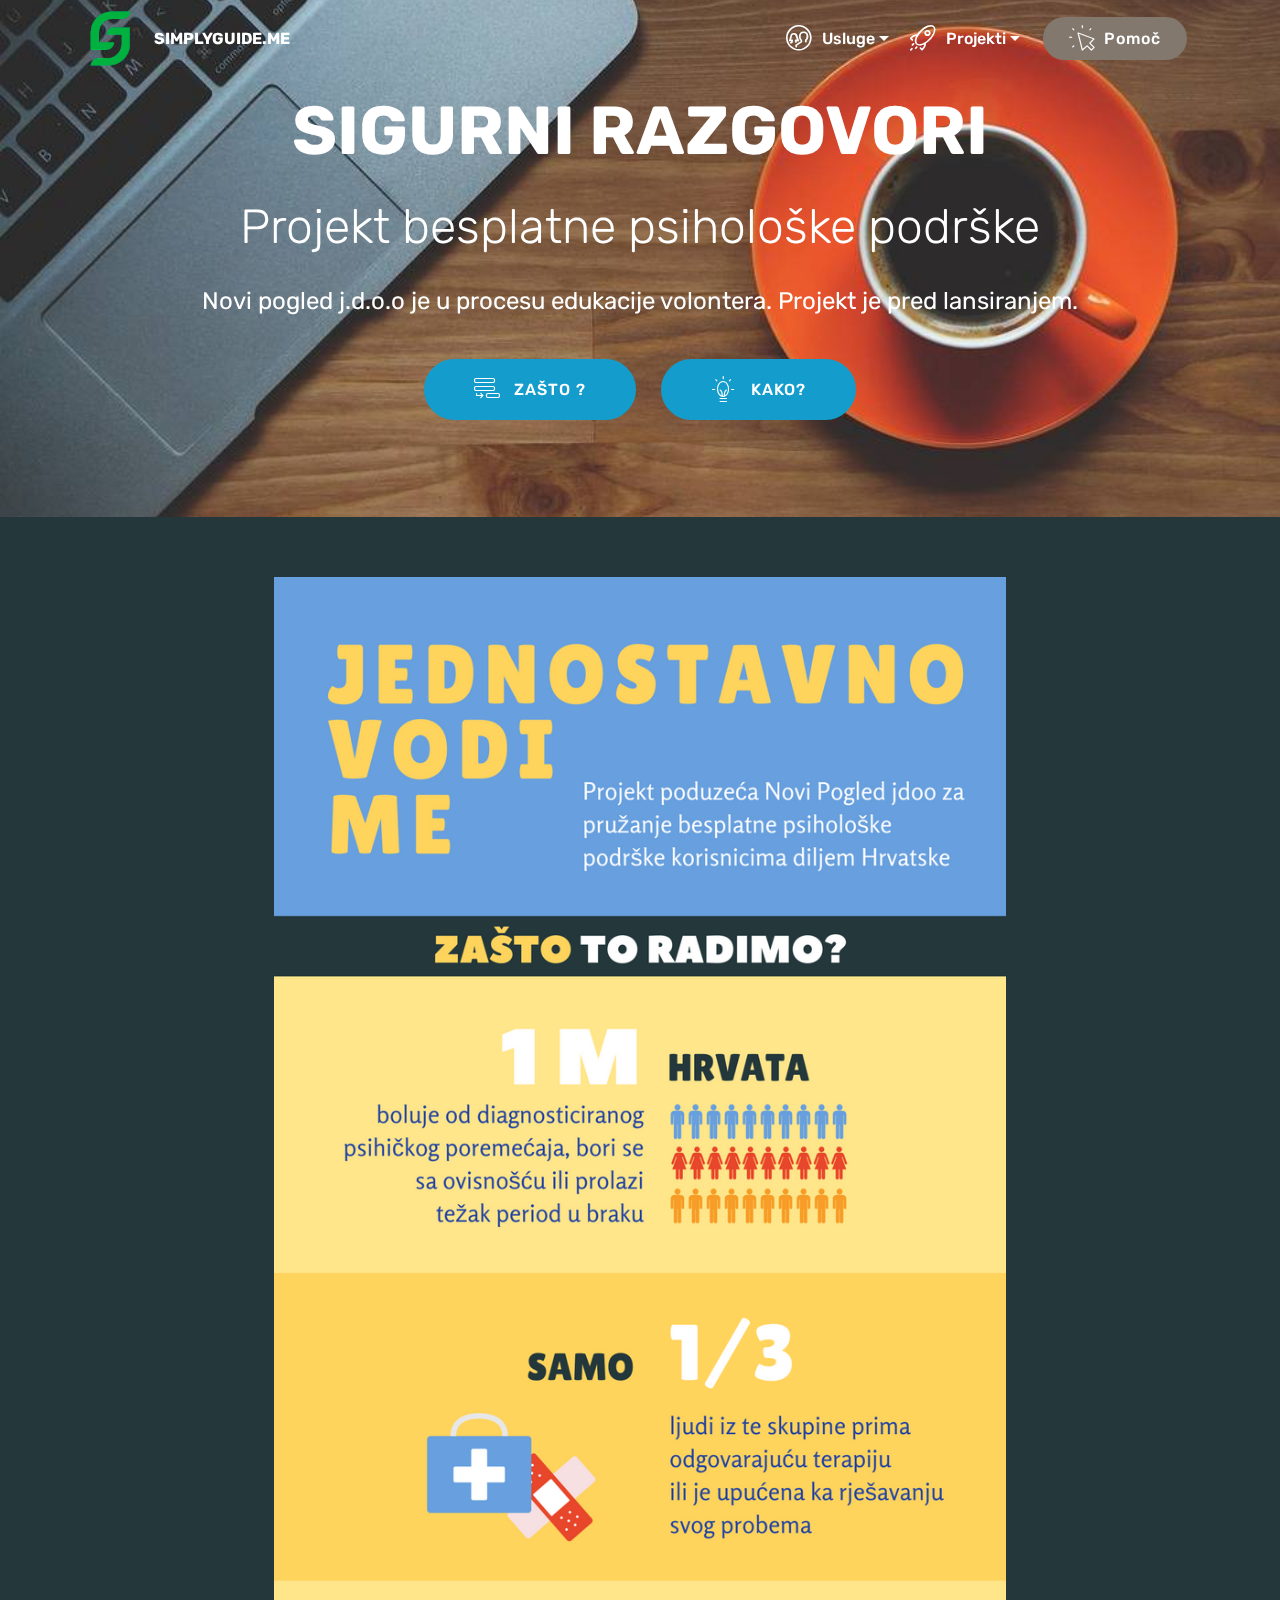
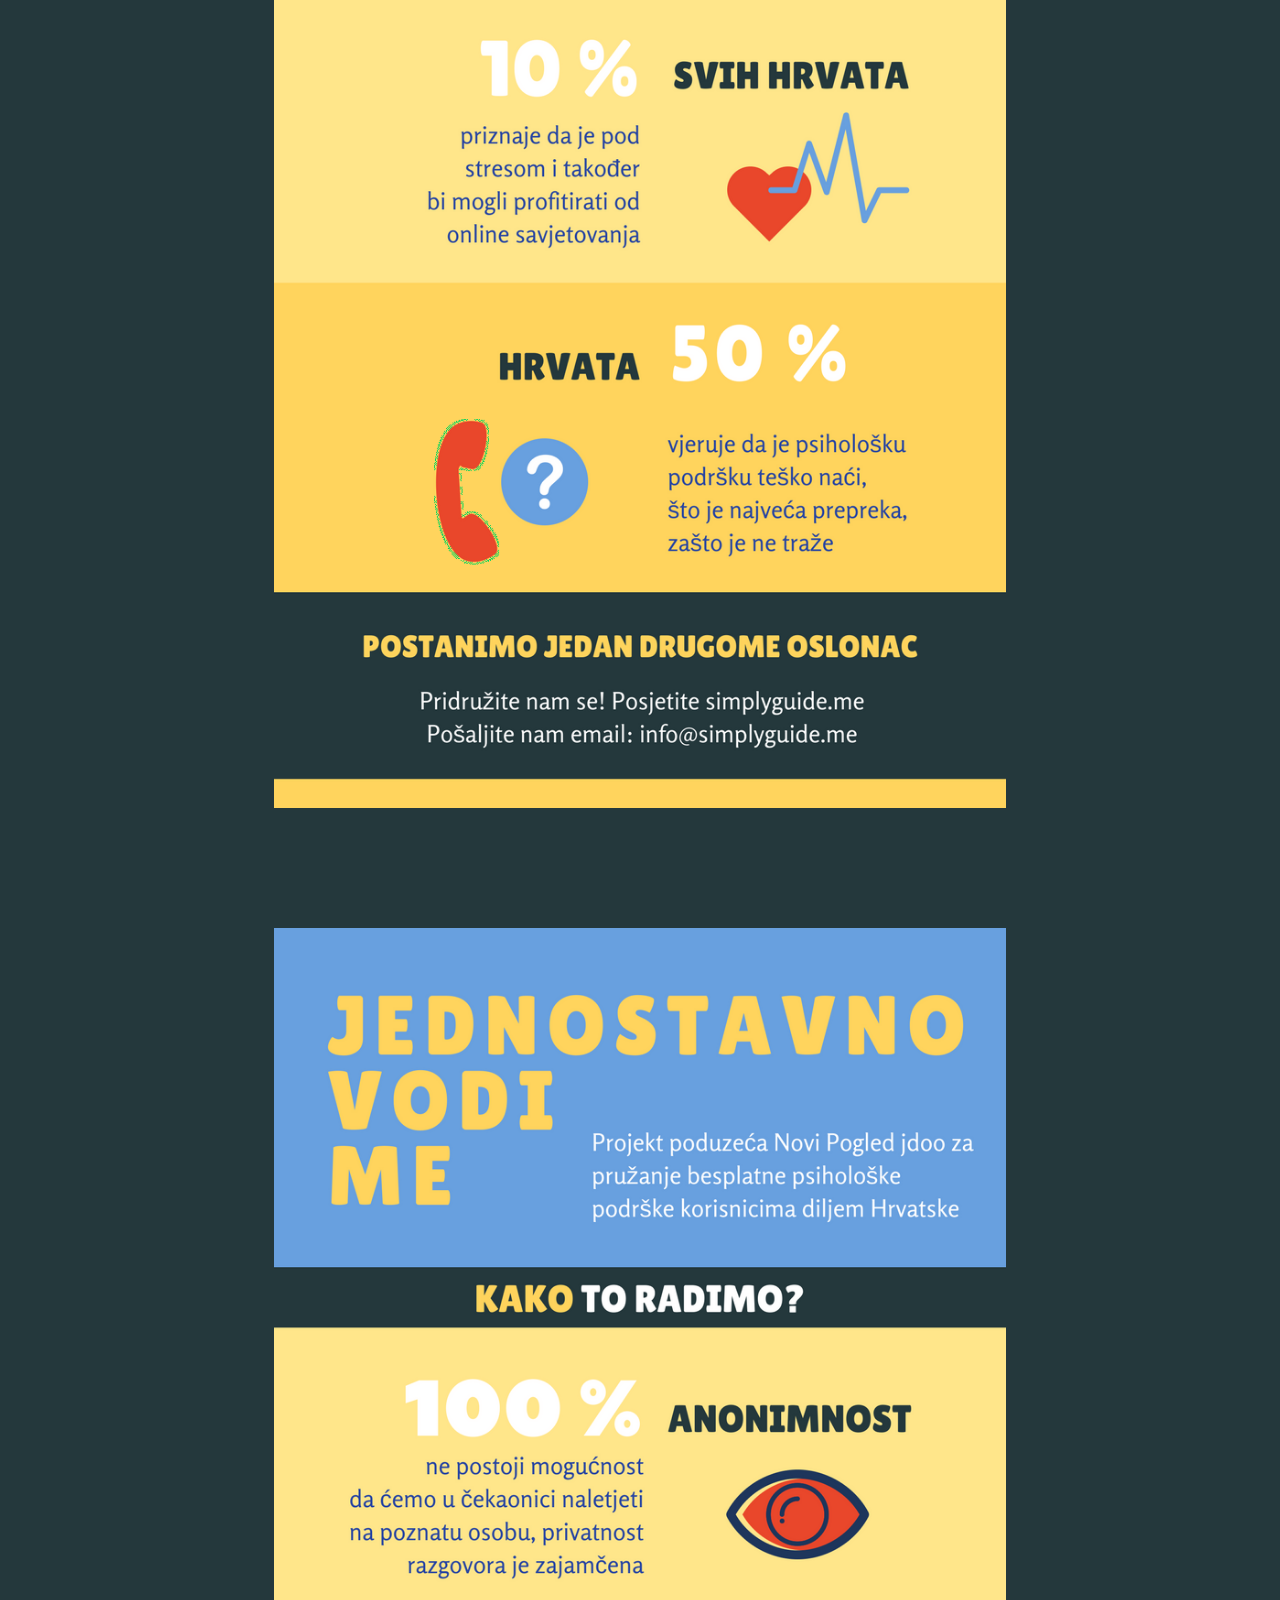
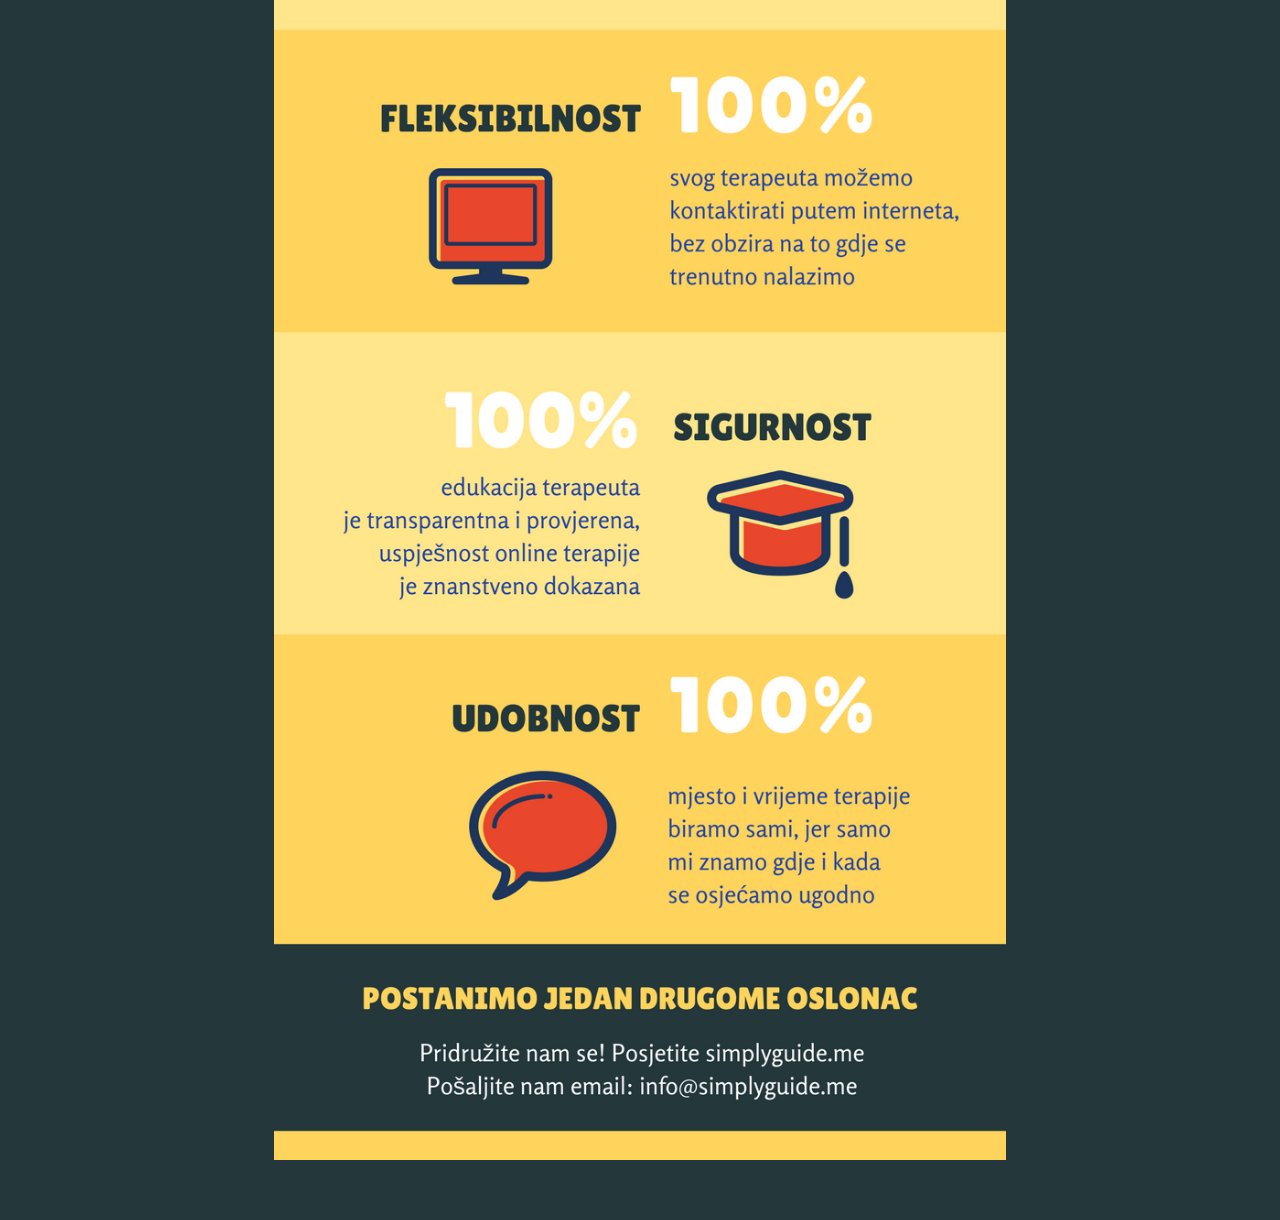
<file: page2.html>
<!DOCTYPE html>
<html>
<head>
  <!-- Site made with Mobirise Website Builder v4.4.1, https://mobirise.com -->
  <meta charset="UTF-8">
  <meta http-equiv="X-UA-Compatible" content="IE=edge">
  <meta name="generator" content="Mobirise v4.4.1, mobirise.com">
  <meta name="viewport" content="width=device-width, initial-scale=1">
  <link rel="shortcut icon" href="assets/images/android-icon-192x192.png" type="image/x-icon">
  <meta name="description" content="Website Creator Description">
  <title>Projekti</title>
  <link rel="stylesheet" href="assets/web/assets/mobirise-icons-bold/mobirise-icons-bold.css">
  <link rel="stylesheet" href="assets/web/assets/mobirise-icons/mobirise-icons.css">
  <link rel="stylesheet" href="assets/tether/tether.min.css">
  <link rel="stylesheet" href="assets/bootstrap/css/bootstrap.min.css">
  <link rel="stylesheet" href="assets/bootstrap/css/bootstrap-grid.min.css">
  <link rel="stylesheet" href="assets/bootstrap/css/bootstrap-reboot.min.css">
  <link rel="stylesheet" href="assets/dropdown/css/style.css">
  <link rel="stylesheet" href="assets/theme/css/style.css">
  <link rel="stylesheet" href="assets/mobirise/css/mbr-additional.css" type="text/css">
  
  
  
</head>
<body>
<section class="menu cid-qAXVScy5Ul" once="menu" id="menu1-a" data-rv-view="540">

    

    <nav class="navbar navbar-expand beta-menu navbar-dropdown align-items-center navbar-fixed-top navbar-toggleable-sm bg-color transparent">
        <button class="navbar-toggler navbar-toggler-right" type="button" data-toggle="collapse" data-target="#navbarSupportedContent" aria-controls="navbarSupportedContent" aria-expanded="false" aria-label="Toggle navigation">
            <div class="hamburger">
                <span></span>
                <span></span>
                <span></span>
                <span></span>
            </div>
        </button>
        <div class="menu-logo">
            <div class="navbar-brand">
                <span class="navbar-logo">
                    <a href="index.html">
                         <img src="assets/images/android-icon-192x192.png" alt="" title="" media-simple="true" style="height: 3.8rem;">
                    </a>
                </span>
                <span class="navbar-caption-wrap"><a class="navbar-caption text-white display-4" href="index.html">
                        SIMPLYGUIDE.ME</a></span>
            </div>
        </div>
        <div class="collapse navbar-collapse" id="navbarSupportedContent">
            <ul class="navbar-nav nav-dropdown" data-app-modern-menu="true"><li class="nav-item dropdown open">
                    <a class="nav-link link text-white dropdown-toggle display-4" href="page1.html" data-toggle="dropdown-submenu" aria-expanded="true"><span class="mbrib-users mbr-iconfont mbr-iconfont-btn"></span>
                        Usluge</a><div class="dropdown-menu"><div class="dropdown open"><a class="text-white dropdown-item dropdown-toggle display-4" href="page1.html" data-toggle="dropdown-submenu" aria-expanded="true">Online terapija<br>Klasična terapija<br>Grupna terapija</a><div class="dropdown-menu dropdown-submenu"><a class="text-white dropdown-item display-4" href="page1.html">Psihoterapija<br>Geštalt terapija<br>Terapija igrom</a></div></div></div>
                </li>
                <li class="nav-item dropdown">
                    <a class="nav-link link text-white dropdown-toggle display-4" href="page2.html" data-toggle="dropdown-submenu" aria-expanded="false"><span class="mbrib-rocket mbr-iconfont mbr-iconfont-btn"></span>
                        Projekti
                    </a><div class="dropdown-menu"><a class="text-white dropdown-item display-4" href="page2.html">Grupe podrške<br>Sigurni razgovor</a></div>
                </li></ul>
            <div class="navbar-buttons mbr-section-btn"><a class="btn btn-sm btn-info display-4" href="page3.html"><span class="mbri-cursor-click mbr-iconfont mbr-iconfont-btn"></span>Pomoč</a></div>
        </div>
    </nav>
</section>

<section class="engine"><a href="https://mobirise.co/g">create your own website for free</a></section><section class="header1 cid-qB4kJFdnmG mbr-parallax-background" id="header1-h" data-rv-view="537">

    

    

    <div class="container">
        <div class="row justify-content-md-center">
            <div class="mbr-white col-md-10">
                <h1 class="mbr-section-title align-center mbr-bold pb-3 mbr-fonts-style display-1">SIGURNI RAZGOVORI</h1>
                <h3 class="mbr-section-subtitle align-center mbr-light pb-3 mbr-fonts-style display-2">Projekt besplatne psihološke podrške</h3>
                <p class="mbr-text align-center pb-3 mbr-fonts-style display-5">
                    Novi pogled j.d.o.o je u procesu edukacije volontera. Projekt je pred lansiranjem.</p>
                <div class="mbr-section-btn align-center"><a class="btn btn-md btn-primary display-4" href="page2.html#image1-f"><span class="mbri-add-submenu mbr-iconfont mbr-iconfont-btn"></span>
                        ZAŠTO ?</a>
                    <a class="btn btn-md btn-primary display-4" href="page2.html#image1-g">
                        <span class="mbr-iconfont mbri-idea"></span>KAKO?</a></div>
            </div>
        </div>
    </div>

</section>

<section class="cid-qB4jqDeJKj" id="image1-f" data-rv-view="542">

    

    <figure class="mbr-figure container">
            <div class="image-block" style="width: 66%;">
                <img src="assets/images/infografika-razlozi-800x2000-800x2000.png" width="1400" alt="Mobirise" title="" media-simple="true">
                
            </div>
    </figure>
</section>

<section class="cid-qB4klhlngm" id="image1-g" data-rv-view="544">

    

    <figure class="mbr-figure container">
            <div class="image-block" style="width: 66%;">
                <img src="assets/images/infografika-prednosti-800x2000.png" width="1400" alt="Mobirise" title="" media-simple="true">
                
            </div>
    </figure>
</section>


  <script src="assets/web/assets/jquery/jquery.min.js"></script>
  <script src="assets/tether/tether.min.js"></script>
  <script src="assets/popper/popper.min.js"></script>
  <script src="assets/bootstrap/js/bootstrap.min.js"></script>
  <script src="assets/jarallax/jarallax.min.js"></script>
  <script src="assets/dropdown/js/script.min.js"></script>
  <script src="assets/touch-swipe/jquery.touch-swipe.min.js"></script>
  <script src="assets/smooth-scroll/smooth-scroll.js"></script>
  <script src="assets/theme/js/script.js"></script>
  
  
</body>
</html>
</file>
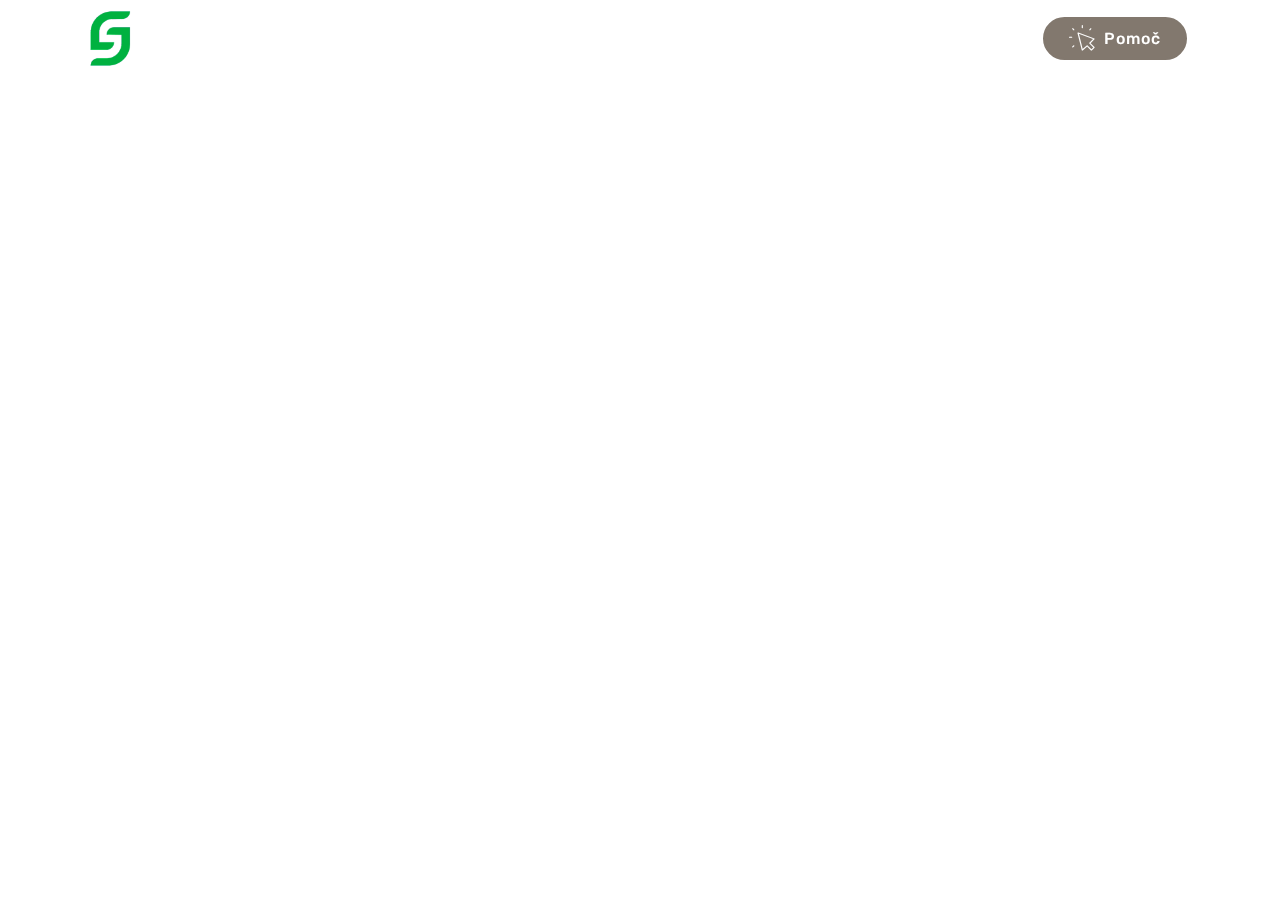
<file: page3.html>
<!DOCTYPE html>
<html>
<head>
  <!-- Site made with Mobirise Website Builder v4.4.1, https://mobirise.com -->
  <meta charset="UTF-8">
  <meta http-equiv="X-UA-Compatible" content="IE=edge">
  <meta name="generator" content="Mobirise v4.4.1, mobirise.com">
  <meta name="viewport" content="width=device-width, initial-scale=1">
  <link rel="shortcut icon" href="assets/images/android-icon-192x192.png" type="image/x-icon">
  <meta name="description" content="Website Builder Description">
  <title>Pomoč</title>
  <link rel="stylesheet" href="assets/web/assets/mobirise-icons/mobirise-icons.css">
  <link rel="stylesheet" href="assets/web/assets/mobirise-icons-bold/mobirise-icons-bold.css">
  <link rel="stylesheet" href="assets/tether/tether.min.css">
  <link rel="stylesheet" href="assets/bootstrap/css/bootstrap.min.css">
  <link rel="stylesheet" href="assets/bootstrap/css/bootstrap-grid.min.css">
  <link rel="stylesheet" href="assets/bootstrap/css/bootstrap-reboot.min.css">
  <link rel="stylesheet" href="assets/dropdown/css/style.css">
  <link rel="stylesheet" href="assets/theme/css/style.css">
  <link rel="stylesheet" href="assets/mobirise/css/mbr-additional.css" type="text/css">
  
  
  
</head>
<body>
<section class="menu cid-qAXVScy5Ul" once="menu" id="menu1-b" data-rv-view="546">

    

    <nav class="navbar navbar-expand beta-menu navbar-dropdown align-items-center navbar-fixed-top navbar-toggleable-sm bg-color transparent">
        <button class="navbar-toggler navbar-toggler-right" type="button" data-toggle="collapse" data-target="#navbarSupportedContent" aria-controls="navbarSupportedContent" aria-expanded="false" aria-label="Toggle navigation">
            <div class="hamburger">
                <span></span>
                <span></span>
                <span></span>
                <span></span>
            </div>
        </button>
        <div class="menu-logo">
            <div class="navbar-brand">
                <span class="navbar-logo">
                    <a href="index.html">
                         <img src="assets/images/android-icon-192x192.png" alt="" title="" media-simple="true" style="height: 3.8rem;">
                    </a>
                </span>
                <span class="navbar-caption-wrap"><a class="navbar-caption text-white display-4" href="index.html">
                        SIMPLYGUIDE.ME</a></span>
            </div>
        </div>
        <div class="collapse navbar-collapse" id="navbarSupportedContent">
            <ul class="navbar-nav nav-dropdown" data-app-modern-menu="true"><li class="nav-item dropdown open">
                    <a class="nav-link link text-white dropdown-toggle display-4" href="page1.html" data-toggle="dropdown-submenu" aria-expanded="true"><span class="mbrib-users mbr-iconfont mbr-iconfont-btn"></span>
                        Usluge</a><div class="dropdown-menu"><div class="dropdown open"><a class="text-white dropdown-item dropdown-toggle display-4" href="page1.html" data-toggle="dropdown-submenu" aria-expanded="true">Online terapija<br>Klasična terapija<br>Grupna terapija</a><div class="dropdown-menu dropdown-submenu"><a class="text-white dropdown-item display-4" href="page1.html">Psihoterapija<br>Geštalt terapija<br>Terapija igrom</a></div></div></div>
                </li>
                <li class="nav-item dropdown">
                    <a class="nav-link link text-white dropdown-toggle display-4" href="page2.html" data-toggle="dropdown-submenu" aria-expanded="false"><span class="mbrib-rocket mbr-iconfont mbr-iconfont-btn"></span>
                        Projekti
                    </a><div class="dropdown-menu"><a class="text-white dropdown-item display-4" href="page2.html">Grupe podrške<br>Sigurni razgovor</a></div>
                </li></ul>
            <div class="navbar-buttons mbr-section-btn"><a class="btn btn-sm btn-info display-4" href="page3.html"><span class="mbri-cursor-click mbr-iconfont mbr-iconfont-btn"></span>Pomoč</a></div>
        </div>
    </nav>
</section>


  <section class="engine"><a href="https://mobirise.co/f">free bootstrap builder</a></section><script src="assets/web/assets/jquery/jquery.min.js"></script>
  <script src="assets/popper/popper.min.js"></script>
  <script src="assets/tether/tether.min.js"></script>
  <script src="assets/bootstrap/js/bootstrap.min.js"></script>
  <script src="assets/smooth-scroll/smooth-scroll.js"></script>
  <script src="assets/dropdown/js/script.min.js"></script>
  <script src="assets/touch-swipe/jquery.touch-swipe.min.js"></script>
  <script src="assets/theme/js/script.js"></script>
  
  
</body>
</html>
</file>
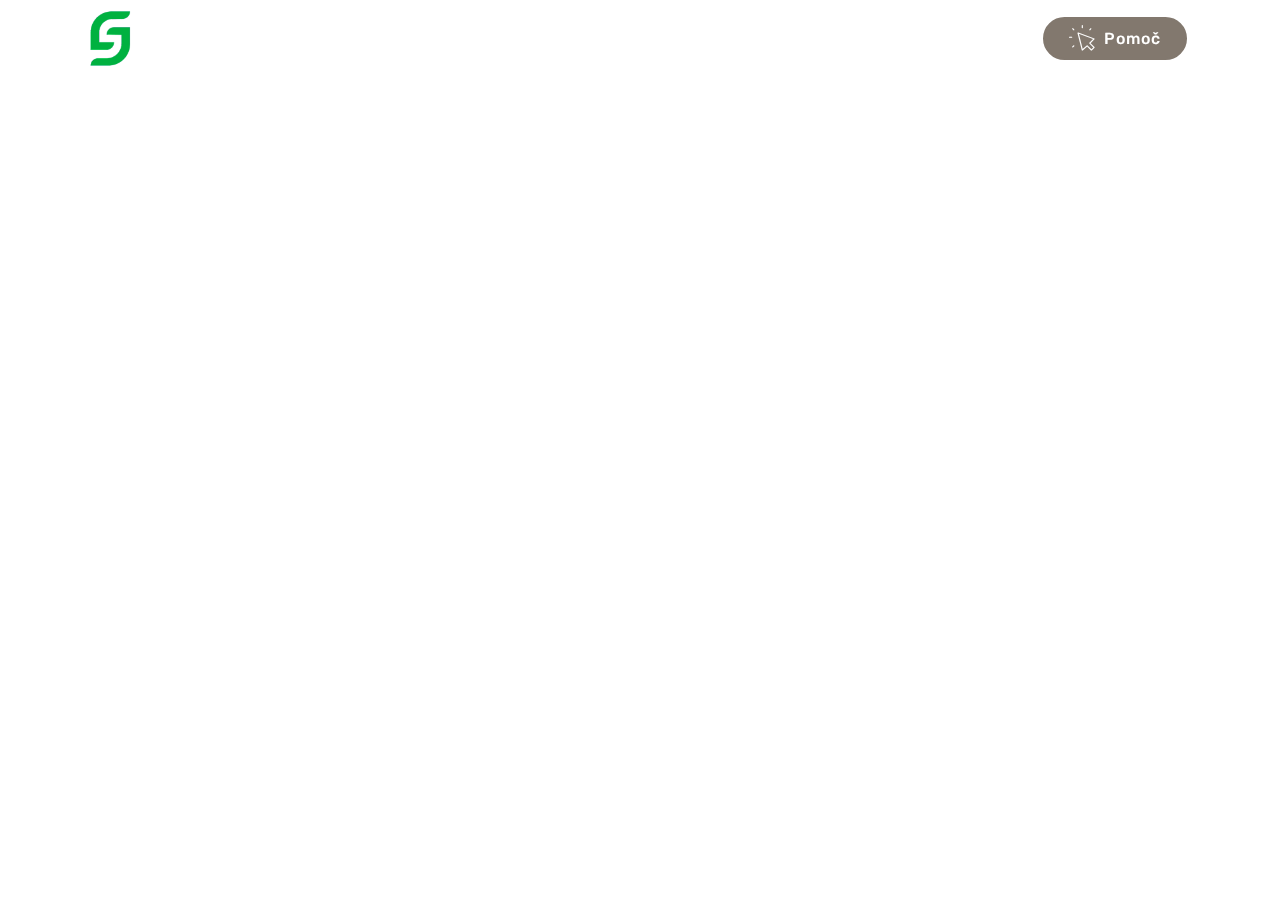
<file: pomoc.html>
<!DOCTYPE html>
<html>
<head>
  <!-- Site made with Mobirise Website Builder v4.4.1, https://mobirise.com -->
  <meta charset="UTF-8">
  <meta http-equiv="X-UA-Compatible" content="IE=edge">
  <meta name="generator" content="Mobirise v4.4.1, mobirise.com">
  <meta name="viewport" content="width=device-width, initial-scale=1">
  <link rel="shortcut icon" href="assets/images/android-icon-192x192.png" type="image/x-icon">
  <meta name="description" content="Pomoč korisnicima">
  <title>Pomoč</title>
  <link rel="stylesheet" href="assets/web/assets/mobirise-icons/mobirise-icons.css">
  <link rel="stylesheet" href="assets/web/assets/mobirise-icons-bold/mobirise-icons-bold.css">
  <link rel="stylesheet" href="assets/tether/tether.min.css">
  <link rel="stylesheet" href="assets/bootstrap/css/bootstrap.min.css">
  <link rel="stylesheet" href="assets/bootstrap/css/bootstrap-grid.min.css">
  <link rel="stylesheet" href="assets/bootstrap/css/bootstrap-reboot.min.css">
  <link rel="stylesheet" href="assets/dropdown/css/style.css">
  <link rel="stylesheet" href="assets/theme/css/style.css">
  <link rel="stylesheet" href="assets/mobirise/css/mbr-additional.css" type="text/css">
  
  
  
</head>
<body>
<section class="menu cid-qAXVScy5Ul" once="menu" id="menu1-b" data-rv-view="236">

    

    <nav class="navbar navbar-expand beta-menu navbar-dropdown align-items-center navbar-fixed-top navbar-toggleable-sm bg-color transparent">
        <button class="navbar-toggler navbar-toggler-right" type="button" data-toggle="collapse" data-target="#navbarSupportedContent" aria-controls="navbarSupportedContent" aria-expanded="false" aria-label="Toggle navigation">
            <div class="hamburger">
                <span></span>
                <span></span>
                <span></span>
                <span></span>
            </div>
        </button>
        <div class="menu-logo">
            <div class="navbar-brand">
                <span class="navbar-logo">
                    <a href="index.html">
                         <img src="assets/images/android-icon-192x192.png" alt="" title="" media-simple="true" style="height: 3.8rem;">
                    </a>
                </span>
                <span class="navbar-caption-wrap"><a class="navbar-caption text-white display-4" href="index.html">
                        SIMPLYGUIDE.ME</a></span>
            </div>
        </div>
        <div class="collapse navbar-collapse" id="navbarSupportedContent">
            <ul class="navbar-nav nav-dropdown" data-app-modern-menu="true"><li class="nav-item dropdown open">
                    <a class="nav-link link text-white dropdown-toggle display-4" href="usluge.html#features11-q" data-toggle="dropdown-submenu" aria-expanded="true"><span class="mbrib-users mbr-iconfont mbr-iconfont-btn"></span>
                        Usluge</a><div class="dropdown-menu"><a class="text-white dropdown-item display-4" href="usluge.html#features11-q" aria-expanded="true">Online terapija<br></a><a class="text-white dropdown-item display-4" href="usluge.html#features11-s" aria-expanded="true">Klasična terapija<br></a><a class="text-white dropdown-item display-4" href="usluge.html#features11-t" aria-expanded="true">Grupna terapija<br></a><a class="text-white dropdown-item display-4" href="usluge.html#content5-w" aria-expanded="true">Webinari<br></a></div>
                </li>
                <li class="nav-item dropdown">
                    <a class="nav-link link text-white dropdown-toggle display-4" href="projekti.html" data-toggle="dropdown-submenu" aria-expanded="false"><span class="mbrib-rocket mbr-iconfont mbr-iconfont-btn"></span>
                        Projekti
                    </a><div class="dropdown-menu"><a class="text-white dropdown-item display-4" href="page2.html">Grupe podrške<br>Sigurni razgovor</a></div>
                </li></ul>
            <div class="navbar-buttons mbr-section-btn"><a class="btn btn-sm btn-info display-4" href="pomoc.html"><span class="mbri-cursor-click mbr-iconfont mbr-iconfont-btn"></span>Pomoč</a></div>
        </div>
    </nav>
</section>


  <section class="engine"><a href="https://mobirise.co/a">web builder</a></section><script src="assets/web/assets/jquery/jquery.min.js"></script>
  <script src="assets/popper/popper.min.js"></script>
  <script src="assets/tether/tether.min.js"></script>
  <script src="assets/bootstrap/js/bootstrap.min.js"></script>
  <script src="assets/smooth-scroll/smooth-scroll.js"></script>
  <script src="assets/dropdown/js/script.min.js"></script>
  <script src="assets/touch-swipe/jquery.touch-swipe.min.js"></script>
  <script src="assets/theme/js/script.js"></script>
  
  
</body>
</html>
</file>
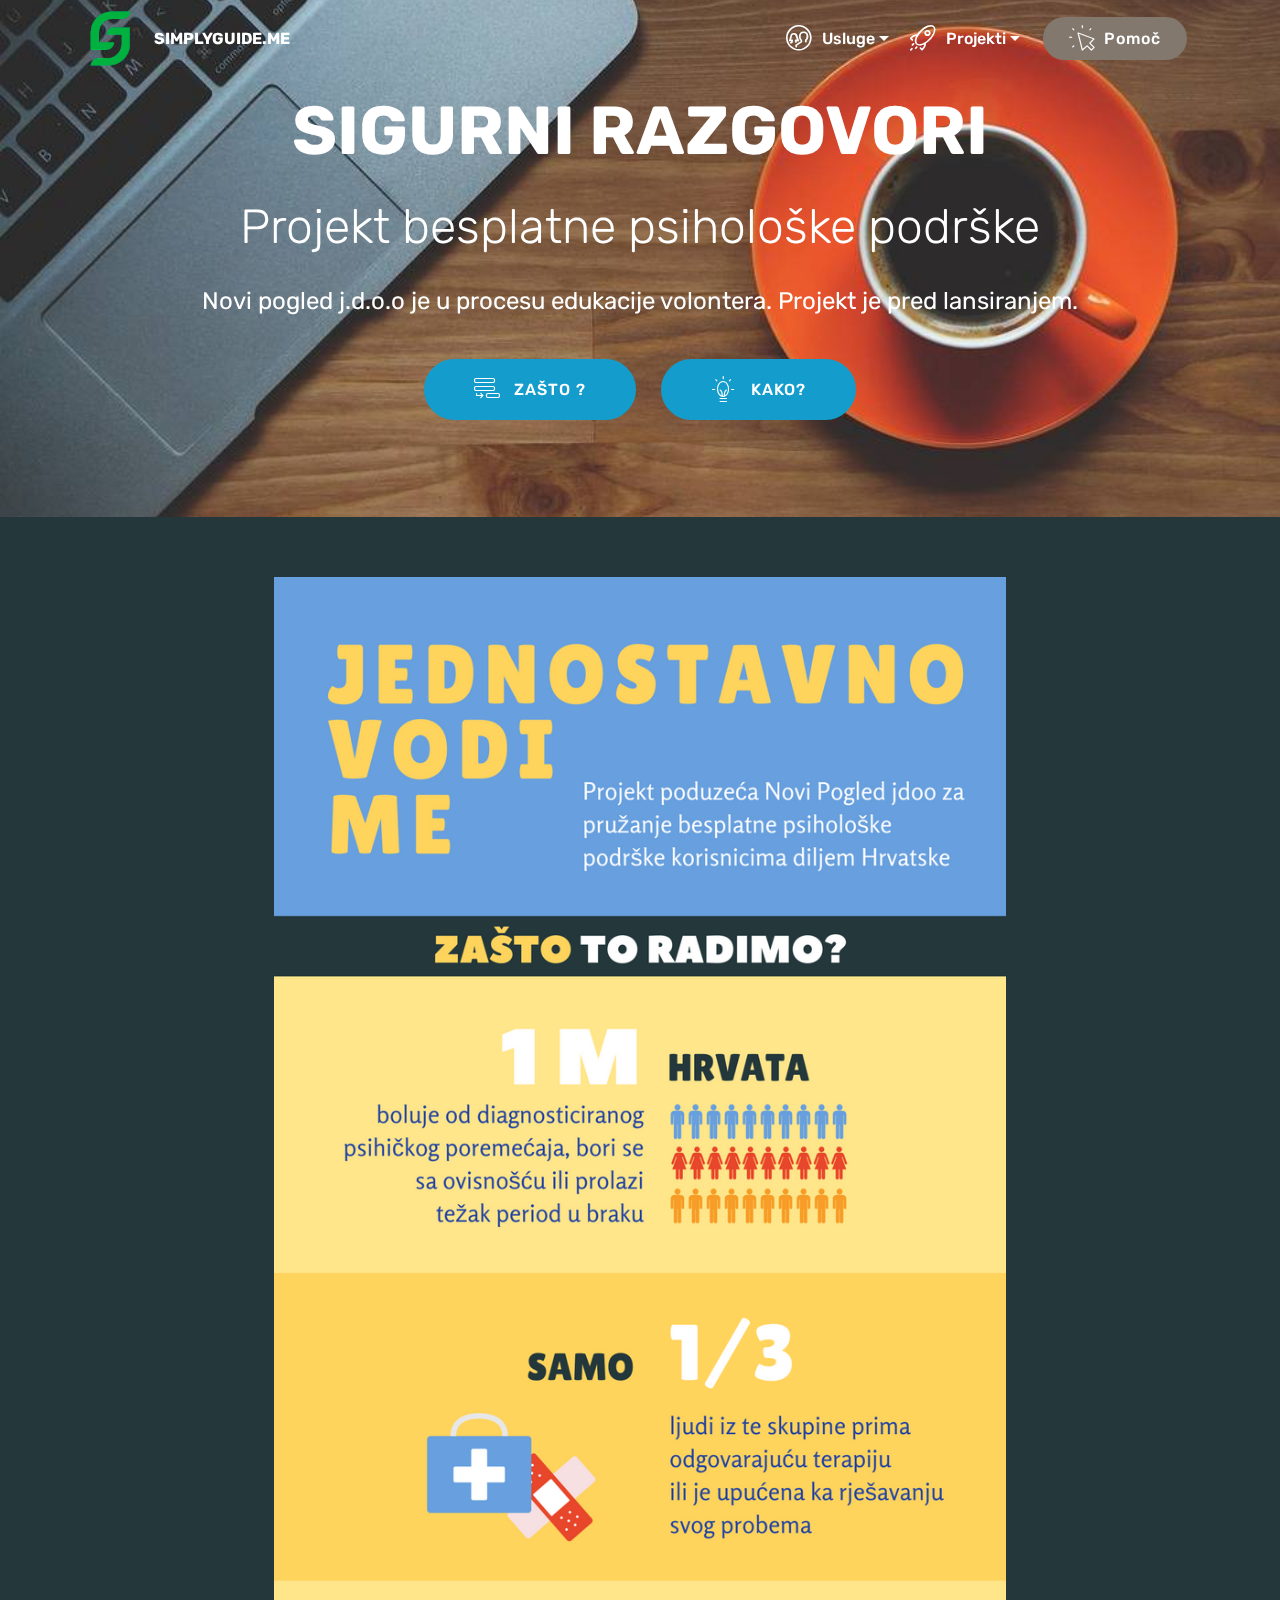
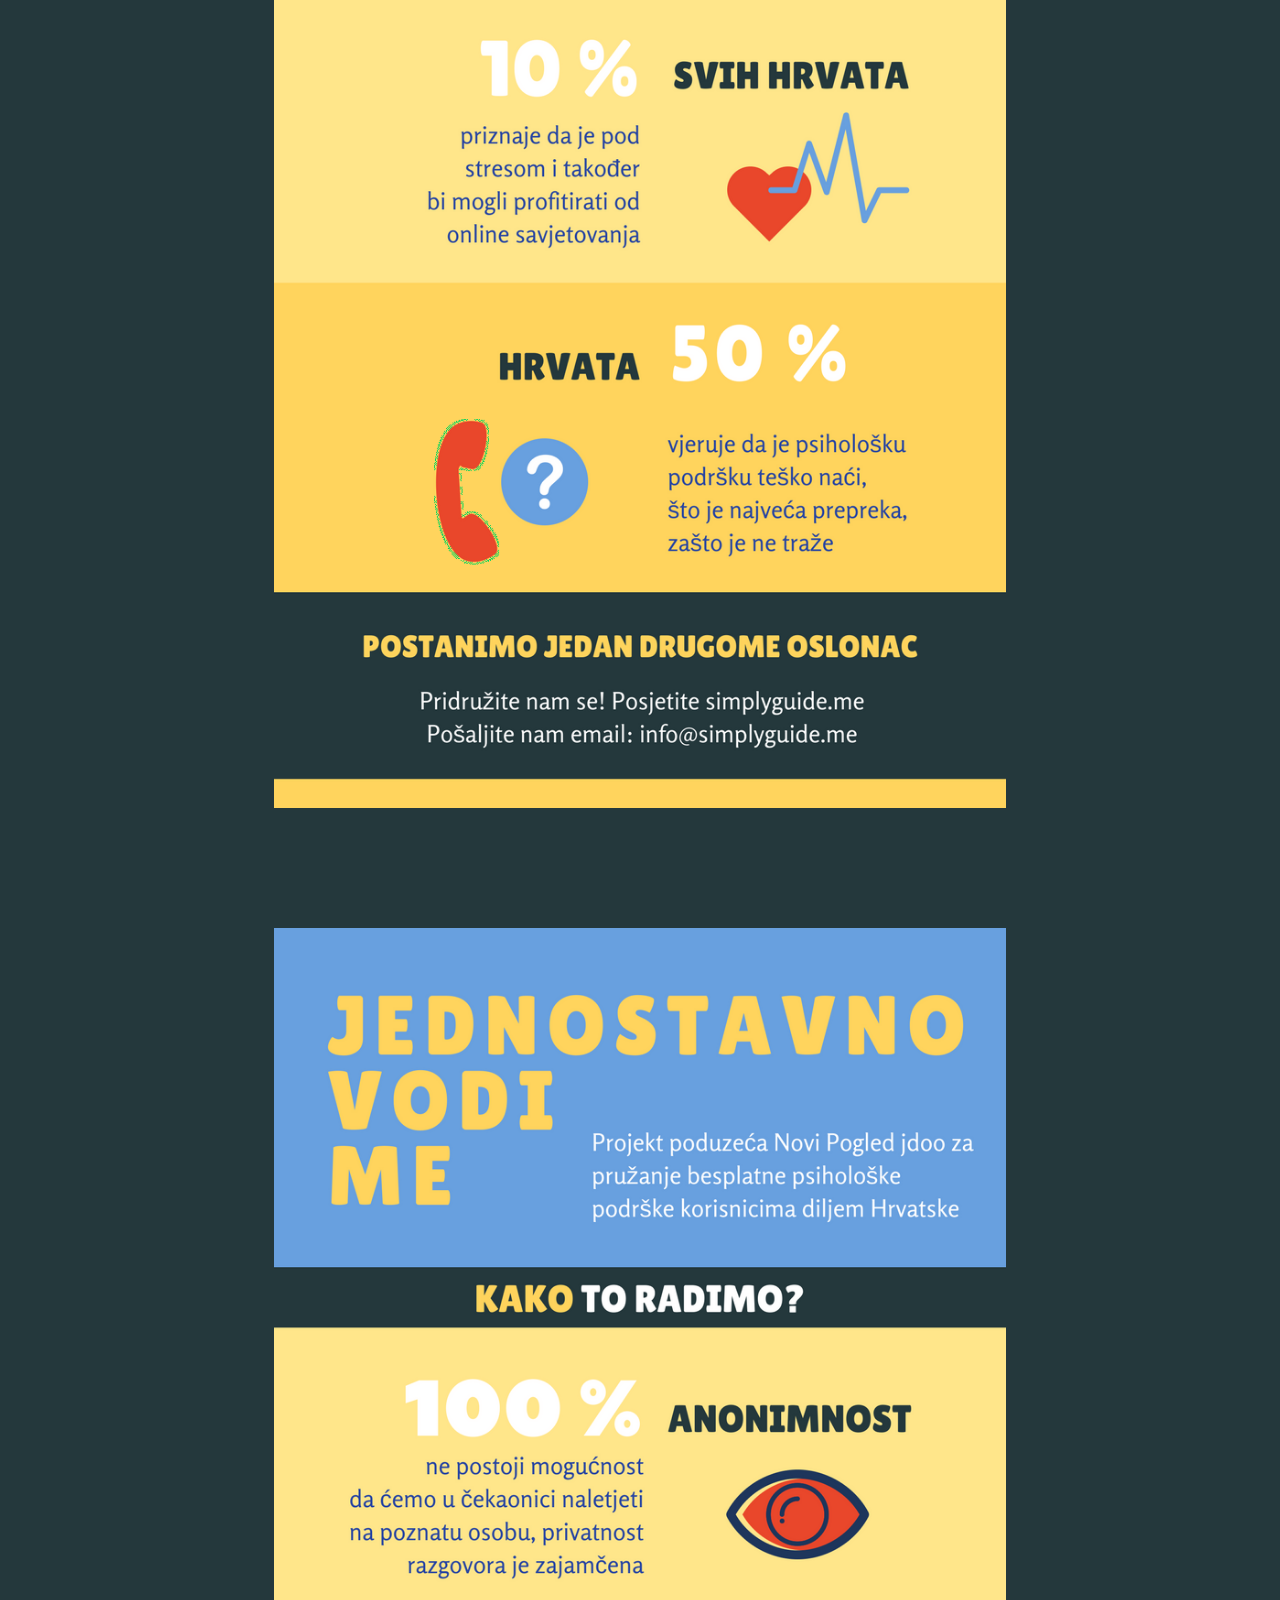
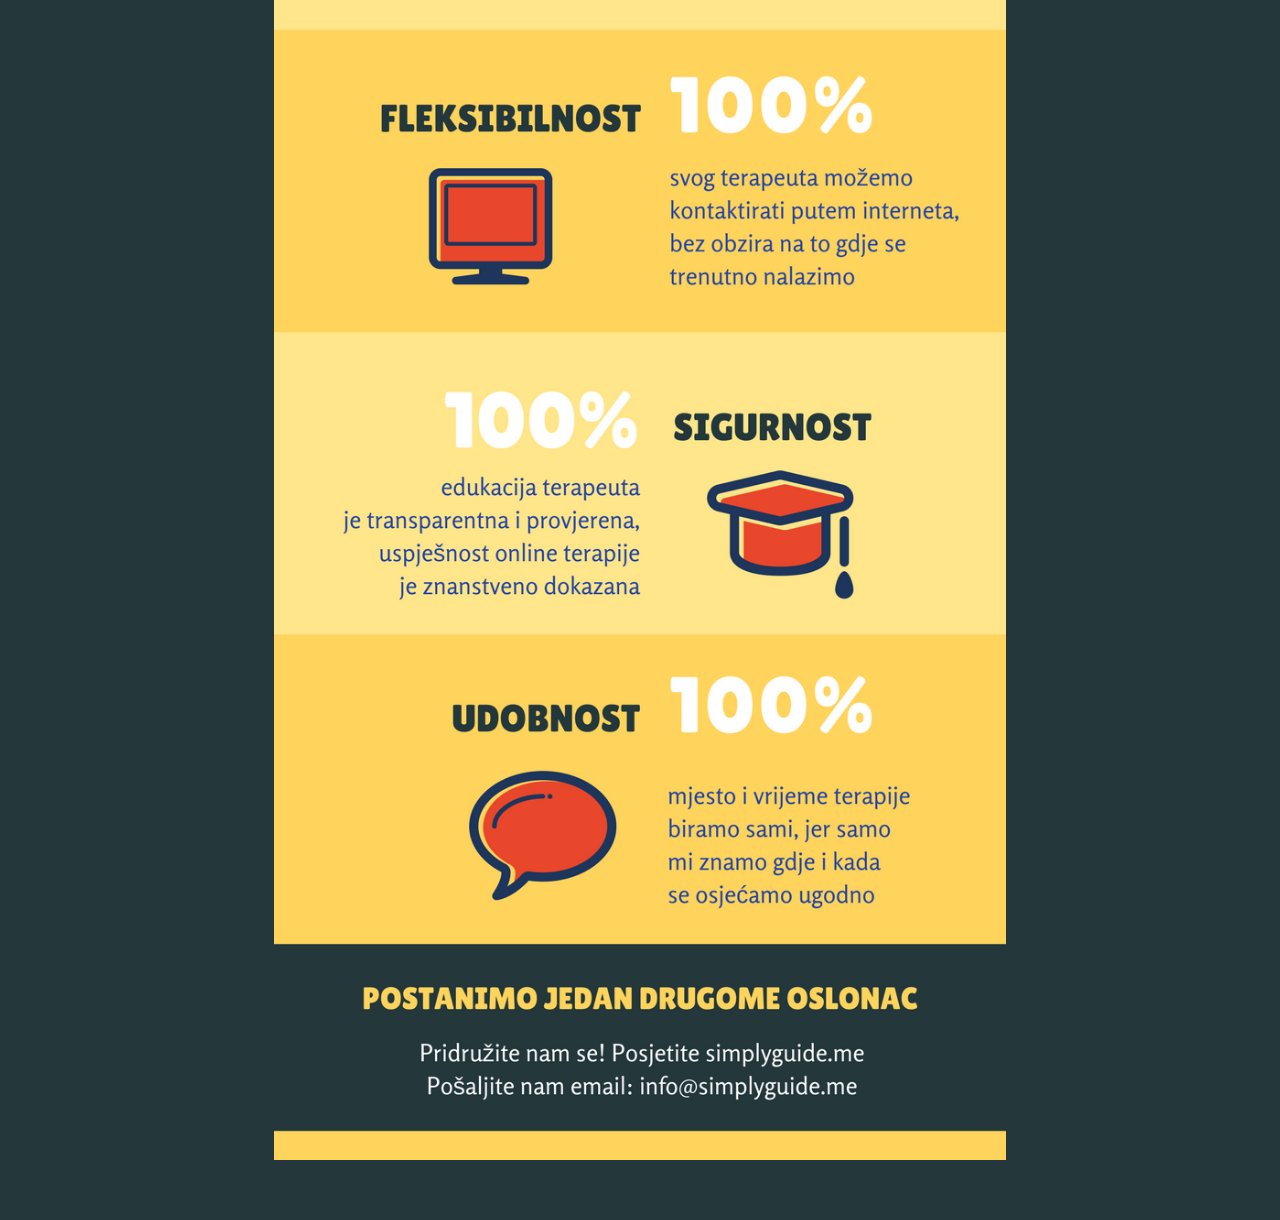
<file: projekti.html>
<!DOCTYPE html>
<html>
<head>
  <!-- Site made with Mobirise Website Builder v4.4.1, https://mobirise.com -->
  <meta charset="UTF-8">
  <meta http-equiv="X-UA-Compatible" content="IE=edge">
  <meta name="generator" content="Mobirise v4.4.1, mobirise.com">
  <meta name="viewport" content="width=device-width, initial-scale=1">
  <link rel="shortcut icon" href="assets/images/android-icon-192x192.png" type="image/x-icon">
  <meta name="description" content="Website Creator Description">
  <title>Projekti</title>
  <link rel="stylesheet" href="assets/web/assets/mobirise-icons-bold/mobirise-icons-bold.css">
  <link rel="stylesheet" href="assets/web/assets/mobirise-icons/mobirise-icons.css">
  <link rel="stylesheet" href="assets/tether/tether.min.css">
  <link rel="stylesheet" href="assets/bootstrap/css/bootstrap.min.css">
  <link rel="stylesheet" href="assets/bootstrap/css/bootstrap-grid.min.css">
  <link rel="stylesheet" href="assets/bootstrap/css/bootstrap-reboot.min.css">
  <link rel="stylesheet" href="assets/dropdown/css/style.css">
  <link rel="stylesheet" href="assets/theme/css/style.css">
  <link rel="stylesheet" href="assets/mobirise/css/mbr-additional.css" type="text/css">
  
  
  
</head>
<body>
<section class="menu cid-qAXVScy5Ul" once="menu" id="menu1-a" data-rv-view="230">

    

    <nav class="navbar navbar-expand beta-menu navbar-dropdown align-items-center navbar-fixed-top navbar-toggleable-sm bg-color transparent">
        <button class="navbar-toggler navbar-toggler-right" type="button" data-toggle="collapse" data-target="#navbarSupportedContent" aria-controls="navbarSupportedContent" aria-expanded="false" aria-label="Toggle navigation">
            <div class="hamburger">
                <span></span>
                <span></span>
                <span></span>
                <span></span>
            </div>
        </button>
        <div class="menu-logo">
            <div class="navbar-brand">
                <span class="navbar-logo">
                    <a href="index.html">
                         <img src="assets/images/android-icon-192x192.png" alt="" title="" media-simple="true" style="height: 3.8rem;">
                    </a>
                </span>
                <span class="navbar-caption-wrap"><a class="navbar-caption text-white display-4" href="index.html">
                        SIMPLYGUIDE.ME</a></span>
            </div>
        </div>
        <div class="collapse navbar-collapse" id="navbarSupportedContent">
            <ul class="navbar-nav nav-dropdown" data-app-modern-menu="true"><li class="nav-item dropdown open">
                    <a class="nav-link link text-white dropdown-toggle display-4" href="usluge.html#features11-q" data-toggle="dropdown-submenu" aria-expanded="true"><span class="mbrib-users mbr-iconfont mbr-iconfont-btn"></span>
                        Usluge</a><div class="dropdown-menu"><a class="text-white dropdown-item display-4" href="usluge.html#features11-q" aria-expanded="true">Online terapija<br></a><a class="text-white dropdown-item display-4" href="usluge.html#features11-s" aria-expanded="true">Klasična terapija<br></a><a class="text-white dropdown-item display-4" href="usluge.html#features11-t" aria-expanded="true">Grupna terapija<br></a><a class="text-white dropdown-item display-4" href="usluge.html#content5-w" aria-expanded="true">Webinari<br></a></div>
                </li>
                <li class="nav-item dropdown">
                    <a class="nav-link link text-white dropdown-toggle display-4" href="projekti.html" data-toggle="dropdown-submenu" aria-expanded="false"><span class="mbrib-rocket mbr-iconfont mbr-iconfont-btn"></span>
                        Projekti
                    </a><div class="dropdown-menu"><a class="text-white dropdown-item display-4" href="page2.html">Grupe podrške<br>Sigurni razgovor</a></div>
                </li></ul>
            <div class="navbar-buttons mbr-section-btn"><a class="btn btn-sm btn-info display-4" href="pomoc.html"><span class="mbri-cursor-click mbr-iconfont mbr-iconfont-btn"></span>Pomoč</a></div>
        </div>
    </nav>
</section>

<section class="engine"><a href="https://mobirise.co/o">bootstrap buttons</a></section><section class="header1 cid-qB4kJFdnmG mbr-parallax-background" id="header1-h" data-rv-view="227">

    

    

    <div class="container">
        <div class="row justify-content-md-center">
            <div class="mbr-white col-md-10">
                <h1 class="mbr-section-title align-center mbr-bold pb-3 mbr-fonts-style display-1">SIGURNI RAZGOVORI</h1>
                <h3 class="mbr-section-subtitle align-center mbr-light pb-3 mbr-fonts-style display-2">Projekt besplatne psihološke podrške</h3>
                <p class="mbr-text align-center pb-3 mbr-fonts-style display-5">
                    Novi pogled j.d.o.o je u procesu edukacije volontera. Projekt je pred lansiranjem.</p>
                <div class="mbr-section-btn align-center"><a class="btn btn-md btn-primary display-4" href="page2.html#image1-f"><span class="mbri-add-submenu mbr-iconfont mbr-iconfont-btn"></span>
                        ZAŠTO ?</a>
                    <a class="btn btn-md btn-primary display-4" href="page2.html#image1-g">
                        <span class="mbr-iconfont mbri-idea"></span>KAKO?</a></div>
            </div>
        </div>
    </div>

</section>

<section class="cid-qB4jqDeJKj" id="image1-f" data-rv-view="232">

    

    <figure class="mbr-figure container">
            <div class="image-block" style="width: 66%;">
                <img src="assets/images/infografika-razlozi-800x2000-800x2000.png" width="1400" alt="Mobirise" title="" media-simple="true">
                
            </div>
    </figure>
</section>

<section class="cid-qB4klhlngm" id="image1-g" data-rv-view="234">

    

    <figure class="mbr-figure container">
            <div class="image-block" style="width: 66%;">
                <img src="assets/images/infografika-prednosti-800x2000.png" width="1400" alt="Mobirise" title="" media-simple="true">
                
            </div>
    </figure>
</section>


  <script src="assets/web/assets/jquery/jquery.min.js"></script>
  <script src="assets/tether/tether.min.js"></script>
  <script src="assets/popper/popper.min.js"></script>
  <script src="assets/bootstrap/js/bootstrap.min.js"></script>
  <script src="assets/jarallax/jarallax.min.js"></script>
  <script src="assets/dropdown/js/script.min.js"></script>
  <script src="assets/touch-swipe/jquery.touch-swipe.min.js"></script>
  <script src="assets/smooth-scroll/smooth-scroll.js"></script>
  <script src="assets/theme/js/script.js"></script>
  
  
</body>
</html>
</file>
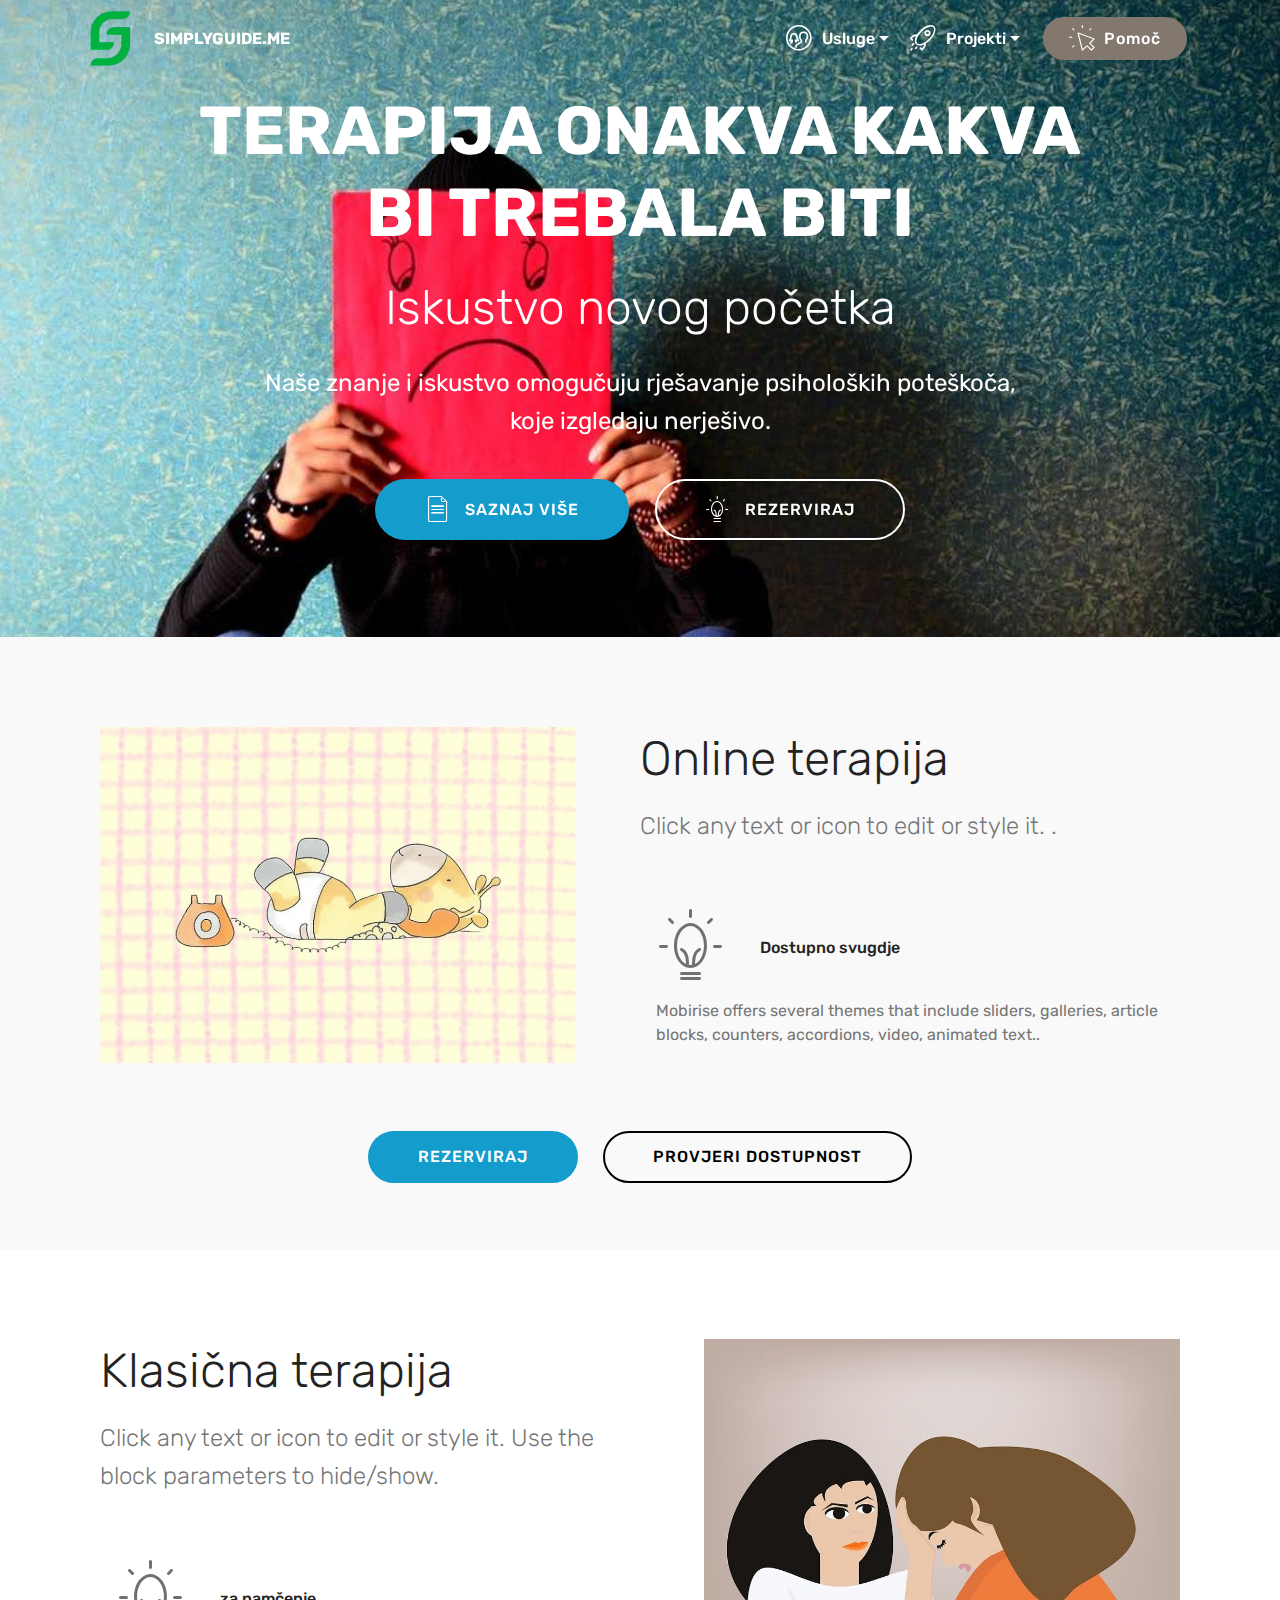
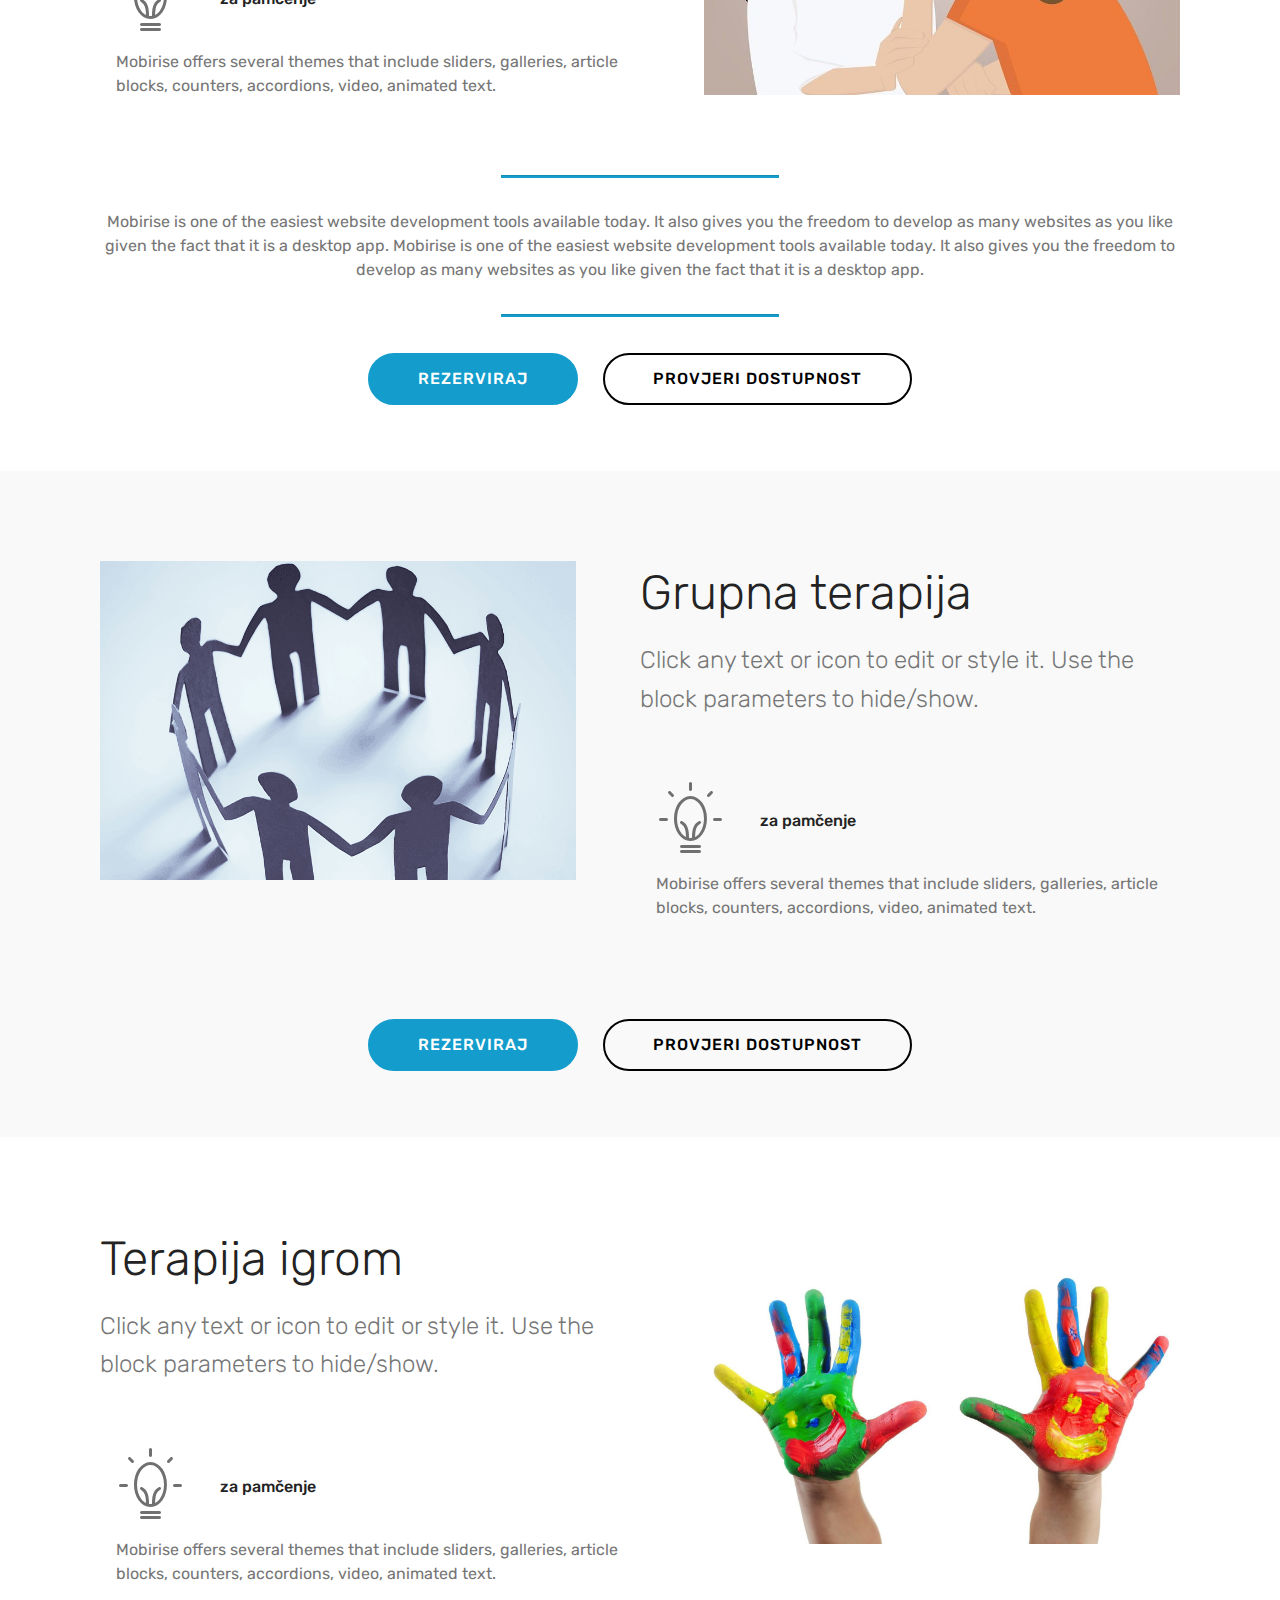
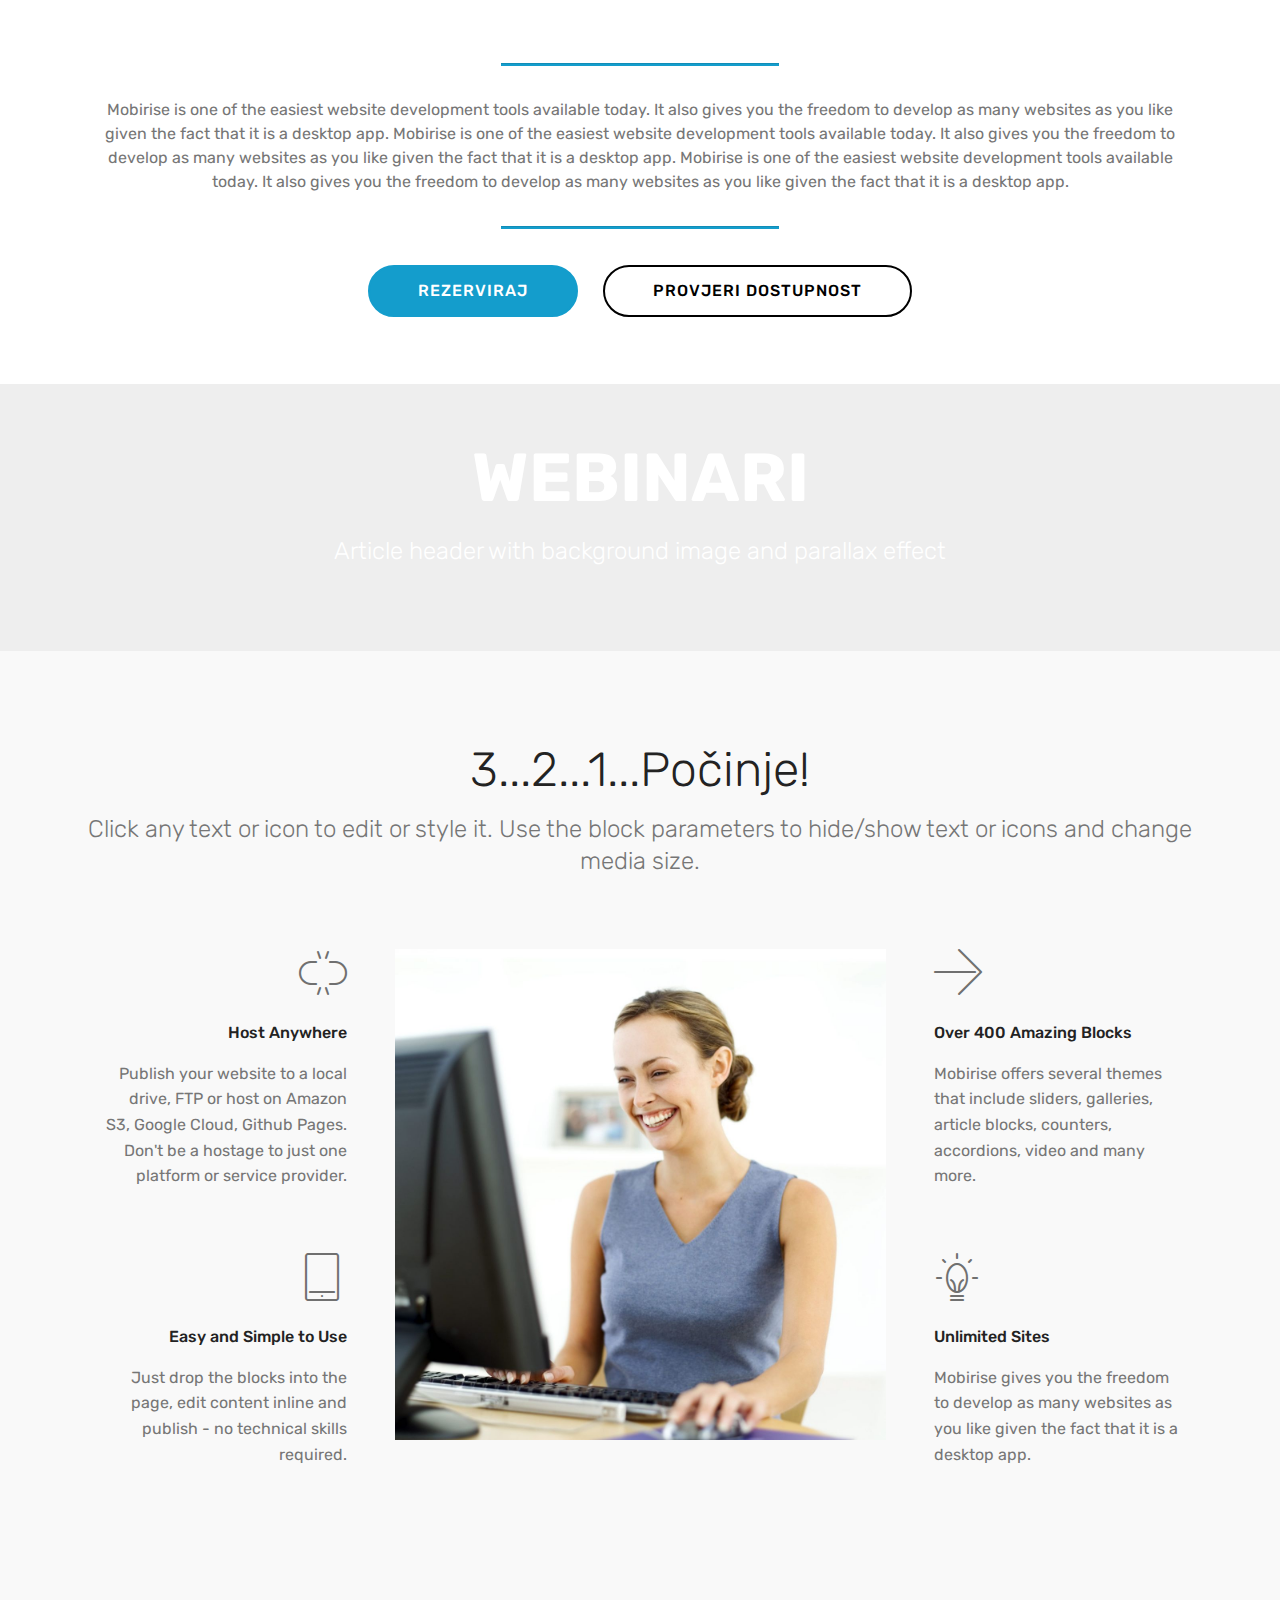
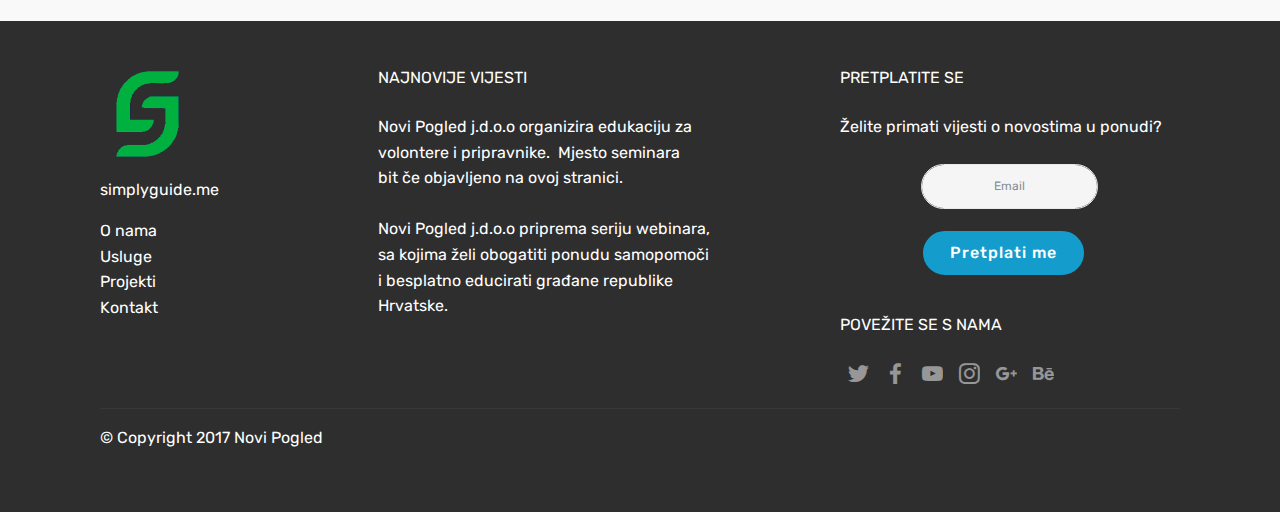
<file: usluge.html>
<!DOCTYPE html>
<html>
<head>
  <!-- Site made with Mobirise Website Builder v4.4.1, https://mobirise.com -->
  <meta charset="UTF-8">
  <meta http-equiv="X-UA-Compatible" content="IE=edge">
  <meta name="generator" content="Mobirise v4.4.1, mobirise.com">
  <meta name="viewport" content="width=device-width, initial-scale=1">
  <link rel="shortcut icon" href="assets/images/android-icon-192x192.png" type="image/x-icon">
  <meta name="description" content="Website Builder Description">
  <title>Usluge</title>
  <link rel="stylesheet" href="assets/web/assets/mobirise-icons-bold/mobirise-icons-bold.css">
  <link rel="stylesheet" href="assets/web/assets/mobirise-icons/mobirise-icons.css">
  <link rel="stylesheet" href="assets/tether/tether.min.css">
  <link rel="stylesheet" href="assets/bootstrap/css/bootstrap.min.css">
  <link rel="stylesheet" href="assets/bootstrap/css/bootstrap-grid.min.css">
  <link rel="stylesheet" href="assets/bootstrap/css/bootstrap-reboot.min.css">
  <link rel="stylesheet" href="assets/socicon/css/styles.css">
  <link rel="stylesheet" href="assets/dropdown/css/style.css">
  <link rel="stylesheet" href="assets/theme/css/style.css">
  <link rel="stylesheet" href="assets/mobirise/css/mbr-additional.css" type="text/css">
  
  
  
</head>
<body>
<section class="menu cid-qAXVScy5Ul" once="menu" id="menu1-9" data-rv-view="193">

    

    <nav class="navbar navbar-expand beta-menu navbar-dropdown align-items-center navbar-fixed-top navbar-toggleable-sm bg-color transparent">
        <button class="navbar-toggler navbar-toggler-right" type="button" data-toggle="collapse" data-target="#navbarSupportedContent" aria-controls="navbarSupportedContent" aria-expanded="false" aria-label="Toggle navigation">
            <div class="hamburger">
                <span></span>
                <span></span>
                <span></span>
                <span></span>
            </div>
        </button>
        <div class="menu-logo">
            <div class="navbar-brand">
                <span class="navbar-logo">
                    <a href="index.html">
                         <img src="assets/images/android-icon-192x192.png" alt="" title="" media-simple="true" style="height: 3.8rem;">
                    </a>
                </span>
                <span class="navbar-caption-wrap"><a class="navbar-caption text-white display-4" href="index.html">
                        SIMPLYGUIDE.ME</a></span>
            </div>
        </div>
        <div class="collapse navbar-collapse" id="navbarSupportedContent">
            <ul class="navbar-nav nav-dropdown" data-app-modern-menu="true"><li class="nav-item dropdown open">
                    <a class="nav-link link text-white dropdown-toggle display-4" href="usluge.html#features11-q" data-toggle="dropdown-submenu" aria-expanded="true"><span class="mbrib-users mbr-iconfont mbr-iconfont-btn"></span>
                        Usluge</a><div class="dropdown-menu"><a class="text-white dropdown-item display-4" href="usluge.html#features11-q" aria-expanded="true">Online terapija<br></a><a class="text-white dropdown-item display-4" href="usluge.html#features11-s" aria-expanded="true">Klasična terapija<br></a><a class="text-white dropdown-item display-4" href="usluge.html#features11-t" aria-expanded="true">Grupna terapija<br></a><a class="text-white dropdown-item display-4" href="usluge.html#content5-w" aria-expanded="true">Webinari<br></a></div>
                </li>
                <li class="nav-item dropdown">
                    <a class="nav-link link text-white dropdown-toggle display-4" href="projekti.html" data-toggle="dropdown-submenu" aria-expanded="false"><span class="mbrib-rocket mbr-iconfont mbr-iconfont-btn"></span>
                        Projekti
                    </a><div class="dropdown-menu"><a class="text-white dropdown-item display-4" href="page2.html">Grupe podrške<br>Sigurni razgovor</a></div>
                </li></ul>
            <div class="navbar-buttons mbr-section-btn"><a class="btn btn-sm btn-info display-4" href="pomoc.html"><span class="mbri-cursor-click mbr-iconfont mbr-iconfont-btn"></span>Pomoč</a></div>
        </div>
    </nav>
</section>

<section class="engine"><a href="https://mobirise.co/m">bootstrap table</a></section><section class="header1 cid-qB5AQZ4rwe mbr-parallax-background" id="header1-l" data-rv-view="195">

    

    

    <div class="container">
        <div class="row justify-content-md-center">
            <div class="mbr-white col-md-10">
                <h1 class="mbr-section-title align-center mbr-bold pb-3 mbr-fonts-style display-1">
                    TERAPIJA ONAKVA KAKVA BI TREBALA BITI</h1>
                <h3 class="mbr-section-subtitle align-center mbr-light pb-3 mbr-fonts-style display-2">Iskustvo novog početka</h3>
                <p class="mbr-text align-center pb-3 mbr-fonts-style display-5">Naše znanje i iskustvo omogučuju rješavanje psiholoških poteškoča, <br>koje izgledaju nerješivo.
                </p>
                <div class="mbr-section-btn align-center"><a class="btn btn-md btn-primary display-4" href="usluge.html#features11-q">
                        <span class="mbr-iconfont mbri-file"></span>SAZNAJ VIŠE</a>
                    <a class="btn btn-md btn-white-outline display-4" href="usluge.html#features11-q">
                        <span class="mbr-iconfont mbri-idea"></span>REZERVIRAJ</a></div>
            </div>
        </div>
    </div>

</section>

<section class="features11 cid-qB5Ewjn9Uk" id="features11-q" data-rv-view="198">

    

    

    <div class="container">   
        <div class="col-md-12">
            <div class="media-container-row">
                <div class="mbr-figure" style="width: 50%;">
                    <img src="assets/images/cdn.pixabay.com-3-933x659.jpg" alt="Mobirise" title="" media-simple="true">
                </div>
                <div class=" align-left aside-content">
                    <h2 class="mbr-title pt-2 mbr-fonts-style display-2">
                        Online terapija</h2>
                    <div class="mbr-section-text">
                        <p class="mbr-text mb-5 pt-3 mbr-light mbr-fonts-style display-5">
                        Click any text or icon to edit or style it. .
                        </p>
                    </div>

                    <div class="block-content">
                        <div class="card p-3 pr-3">
                            <div class="media">
                                <div class=" align-self-center card-img pb-3">
                                    <span class="mbr-iconfont mbri-idea" media-simple="true"></span>
                                </div>     
                                <div class="media-body">
                                    <h4 class="card-title mbr-fonts-style display-7">Dostupno svugdje</h4>
                                </div>
                            </div>                

                            <div class="card-box">
                                <p class="block-text mbr-fonts-style display-7">
                                   Mobirise offers several themes that include sliders, galleries, article blocks, counters, accordions, video, animated text.. 
                                </p>
                            </div>
                        </div>

                        
                    </div>
                </div>
            </div>
        </div> 
    </div>          
</section>

<section class="mbr-section content8 cid-qB5W7XfwSH" id="content8-x" data-rv-view="201">

    

    <div class="container">
        <div class="media-container-row title">
            <div class="col-12 col-md-8">
                <div class="mbr-section-btn align-center"><a class="btn btn-primary display-4" href="usluge.html#features11-q">REZERVIRAJ</a>
                    <a class="btn btn-black-outline display-4" href="https://mobirise.com">PROVJERI DOSTUPNOST</a></div>
            </div>
        </div>
    </div>
</section>

<section class="features11 cid-qB5SJxcSil" id="features11-s" data-rv-view="202">

    

    

    <div class="container">   
        <div class="col-md-12">
            <div class="media-container-row">
                <div class="mbr-figure" style="width: 50%;">
                    <img src="assets/images/terapija-880x659.jpg" alt="Mobirise" title="" media-simple="true">
                </div>
                <div class=" align-left aside-content">
                    <h2 class="mbr-title pt-2 mbr-fonts-style display-2">
                        Klasična terapija</h2>
                    <div class="mbr-section-text">
                        <p class="mbr-text mb-5 pt-3 mbr-light mbr-fonts-style display-5">
                        Click any text or icon to edit or style it. Use the block parameters to hide/show.
                        </p>
                    </div>

                    <div class="block-content">
                        <div class="card p-3 pr-3">
                            <div class="media">
                                <div class=" align-self-center card-img pb-3">
                                    <span class="mbr-iconfont mbri-idea" media-simple="true"></span>
                                </div>     
                                <div class="media-body">
                                    <h4 class="card-title mbr-fonts-style display-7">
                                        za pamčenje</h4>
                                </div>
                            </div>                

                            <div class="card-box">
                                <p class="block-text mbr-fonts-style display-7">
                                   Mobirise offers several themes that include sliders, galleries, article blocks, counters, accordions, video, animated text. 
                                </p>
                            </div>
                        </div>

                        
                    </div>
                </div>
            </div>
        </div> 
    </div>          
</section>

<section class="mbr-section article content9 cid-qB6cmvodcX" id="content9-1o" data-rv-view="205">
    
     

    <div class="container">
        <div class="inner-container" style="width: 100%;">
            <hr class="line" style="width: 25%;">
            <div class="section-text align-center mbr-fonts-style display-7">
                    Mobirise is one of the easiest website development tools available today. It also gives you the freedom to develop as many websites as you like given the fact that it is a desktop app. Mobirise is one of the easiest website development tools available today. It also gives you the freedom to develop as many websites as you like given the fact that it is a desktop app.</div>
            <hr class="line" style="width: 25%;">
        </div>
        </div>
</section>

<section class="mbr-section content8 cid-qB5X14soGc" id="content8-z" data-rv-view="207">

    

    <div class="container">
        <div class="media-container-row title">
            <div class="col-12 col-md-8">
                <div class="mbr-section-btn align-center"><a class="btn btn-primary display-4" href="https://mobirise.com">REZERVIRAJ</a>
                    <a class="btn btn-black-outline display-4" href="https://mobirise.com">PROVJERI DOSTUPNOST</a></div>
            </div>
        </div>
    </div>
</section>

<section class="features11 cid-qB5TbGBYlX" id="features11-t" data-rv-view="208">

    

    

    <div class="container">   
        <div class="col-md-12">
            <div class="media-container-row">
                <div class="mbr-figure" style="width: 50%;">
                    <img src="assets/images/mecfssa.org-864x578.png" alt="Mobirise" title="" media-simple="true">
                </div>
                <div class=" align-left aside-content">
                    <h2 class="mbr-title pt-2 mbr-fonts-style display-2">
                        Grupna terapija</h2>
                    <div class="mbr-section-text">
                        <p class="mbr-text mb-5 pt-3 mbr-light mbr-fonts-style display-5">
                        Click any text or icon to edit or style it. Use the block parameters to hide/show.
                        </p>
                    </div>

                    <div class="block-content">
                        <div class="card p-3 pr-3">
                            <div class="media">
                                <div class=" align-self-center card-img pb-3">
                                    <span class="mbr-iconfont mbri-idea" media-simple="true"></span>
                                </div>     
                                <div class="media-body">
                                    <h4 class="card-title mbr-fonts-style display-7">
                                        za pamčenje</h4>
                                </div>
                            </div>                

                            <div class="card-box">
                                <p class="block-text mbr-fonts-style display-7">
                                   Mobirise offers several themes that include sliders, galleries, article blocks, counters, accordions, video, animated text. 
                                </p>
                            </div>
                        </div>

                        
                    </div>
                </div>
            </div>
        </div> 
    </div>          
</section>

<section class="mbr-section content8 cid-qB5YH3v7PZ" id="content8-1b" data-rv-view="211">

    

    <div class="container">
        <div class="media-container-row title">
            <div class="col-12 col-md-8">
                <div class="mbr-section-btn align-center"><a class="btn btn-primary display-4" href="https://mobirise.com">REZERVIRAJ</a>
                    <a class="btn btn-black-outline display-4" href="https://mobirise.com">PROVJERI DOSTUPNOST</a></div>
            </div>
        </div>
    </div>
</section>

<section class="features11 cid-qB5TO86rT8" id="features11-u" data-rv-view="212">

    

    

    <div class="container">   
        <div class="col-md-12">
            <div class="media-container-row">
                <div class="mbr-figure" style="width: 50%;">
                    <img src="assets/images/javierenrich-1334641436-1-1575x1050.jpg" alt="Mobirise" title="" media-simple="true">
                </div>
                <div class=" align-left aside-content">
                    <h2 class="mbr-title pt-2 mbr-fonts-style display-2">
                        Terapija igrom</h2>
                    <div class="mbr-section-text">
                        <p class="mbr-text mb-5 pt-3 mbr-light mbr-fonts-style display-5">
                        Click any text or icon to edit or style it. Use the block parameters to hide/show.
                        </p>
                    </div>

                    <div class="block-content">
                        <div class="card p-3 pr-3">
                            <div class="media">
                                <div class=" align-self-center card-img pb-3">
                                    <span class="mbr-iconfont mbri-idea" media-simple="true"></span>
                                </div>     
                                <div class="media-body">
                                    <h4 class="card-title mbr-fonts-style display-7">
                                        za pamčenje</h4>
                                </div>
                            </div>                

                            <div class="card-box">
                                <p class="block-text mbr-fonts-style display-7">
                                   Mobirise offers several themes that include sliders, galleries, article blocks, counters, accordions, video, animated text. 
                                </p>
                            </div>
                        </div>

                        
                    </div>
                </div>
            </div>
        </div> 
    </div>          
</section>

<section class="mbr-section article content9 cid-qB6aSDA0UM" id="content9-1n" data-rv-view="215">
    
     

    <div class="container">
        <div class="inner-container" style="width: 100%;">
            <hr class="line" style="width: 25%;">
            <div class="section-text align-center mbr-fonts-style display-7">
                    Mobirise is one of the easiest website development tools available today. It also gives you the freedom to develop as many websites as you like given the fact that it is a desktop app. Mobirise is one of the easiest website development tools available today. It also gives you the freedom to develop as many websites as you like given the fact that it is a desktop app. Mobirise is one of the easiest website development tools available today. It also gives you the freedom to develop as many websites as you like given the fact that it is a desktop app.</div>
            <hr class="line" style="width: 25%;">
        </div>
        </div>
</section>

<section class="mbr-section content8 cid-qB5YW965Sx" id="content8-1c" data-rv-view="217">

    

    <div class="container">
        <div class="media-container-row title">
            <div class="col-12 col-md-8">
                <div class="mbr-section-btn align-center"><a class="btn btn-primary display-4" href="https://mobirise.com">REZERVIRAJ</a>
                    <a class="btn btn-black-outline display-4" href="https://mobirise.com">PROVJERI DOSTUPNOST</a></div>
            </div>
        </div>
    </div>
</section>

<section class="mbr-section content5 cid-qB5UwhZcYM mbr-parallax-background" id="content5-w" data-rv-view="218">

    

    

    <div class="container">
        <div class="media-container-row">
            <div class="title col-12 col-md-8">
                <h2 class="align-center mbr-bold mbr-white pb-3 mbr-fonts-style display-1">
                    WEBINARI</h2>
                <h3 class="mbr-section-subtitle align-center mbr-light mbr-white pb-3 mbr-fonts-style display-5">
                    Article header with background image and parallax effect
                </h3>
                
                
            </div>
        </div>
    </div>
</section>

<section class="features12 cid-qB5S6dB8Tf" id="features12-r" data-rv-view="221">
    
    

    

    <div class="container">
        <h2 class="mbr-section-title pb-2 mbr-fonts-style display-2">
            3...2...1...Počinje!</h2>
        <h3 class="mbr-section-subtitle pb-3 mbr-fonts-style display-5">
            Click any text or icon to edit or style it. Use the block parameters to hide/show text or icons and change media size.
        </h3>

        <div class="media-container-row pt-5">
            <div class="block-content align-right">
                <div class="card pl-3 pr-3 pb-5">
                    <div class="mbr-card-img-title">
                        <div class="card-img pb-3">
                             <span class="mbr-iconfont mbri-unlink" media-simple="true"></span>
                        </div>
                        <div class="mbr-crt-title">
                            <h4 class="card-title py-2 mbr-crt-title mbr-fonts-style display-7">
                                Host Anywhere                     
                            </h4>
                        </div>
                    </div>                

                    <div class="card-box">
                        <p class="mbr-text mbr-section-text mbr-fonts-style display-7">
                            Publish your website to a local drive, FTP or host on Amazon S3, Google Cloud, Github Pages. Don't be a hostage to just one platform or service provider.
                        </p>
                    </div>
                </div>

                <div class="card pl-3 pr-3 pb-5">
                    <div class="mbr-card-img-title">
                        <div class="card-img pb-3">
                            <span class="mbr-iconfont mbri-tablet-vertical" media-simple="true"></span>
                        </div>
                        <div class="mbr-crt-title">
                            <h4 class="card-title py-2 mbr-crt-title mbr-fonts-style display-7">
                                Easy and Simple to Use
                            </h4>
                        </div>
                    </div>
                    <div class="card-box">
                        <p class="mbr-text mbr-section-text mbr-fonts-style display-7">
                            Just drop the blocks into the page, edit content inline and publish - no technical skills required.
                        </p>
                    </div>
                </div>
            </div>

            <div class="mbr-figure" style="width: 50%;">
                <img src="assets/images/zarabotat-na-domu-v-derevne-2218-1228x1228.jpg" alt="Mobirise" title="" media-simple="true">
            </div>

            <div class="block-content align-left  ">
                <div class="card pl-3 pr-3 pb-5">
                    <div class="mbr-card-img-title">
                        <div class="card-img pb-3">
                             <span class="mbr-iconfont mbri-right" media-simple="true"></span>
                        </div>
                        <div class="mbr-crt-title">
                            <h4 class="card-title py-2 mbr-crt-title mbr-fonts-style display-7">
                                Over 400 Amazing Blocks
                            </h4>
                        </div>
                    </div>                

                    <div class="card-box">
                        <p class="mbr-text mbr-section-text mbr-fonts-style display-7">
                            Mobirise offers several themes that include sliders, galleries, article blocks, counters, accordions, video and many more.
                        </p>
                    </div>
                </div>

                <div class="card pl-3 pr-3 pb-5">
                    <div class="mbr-card-img-title">
                        <div class="card-img pb-3">
                            <span class="mbr-iconfont mbri-idea" media-simple="true"></span>
                        </div>
                        <div class="mbr-crt-title">
                            <h4 class="card-title py-2 mbr-crt-title mbr-fonts-style display-7">
                                Unlimited Sites
                            </h4>
                        </div>
                    </div>
                    <div class="card-box">
                        <p class="mbr-text mbr-section-text mbr-fonts-style display-7">
                            Mobirise gives you the freedom to develop as many websites as you like given the fact that it is a desktop app.
                        </p>
                    </div>
                </div>
            </div>
        </div>
    </div>
</section>

<section class="footer4 cid-qB5YtzRlBM" id="footer4-1a" data-rv-view="224">

    

    

    <div class="container">
        <div class="media-container-row content mbr-white">
            <div class="col-md-3 col-sm-4">
                <div class="mb-3 img-logo">
                    <a href="index.html">
                        <img src="assets/images/android-icon-192x192.png" alt="Mobirise" title="" media-simple="true">
                    </a>
                </div>
                <p class="mb-3 mbr-fonts-style foot-title display-7">
                    simplyguide.me</p>
                <p class="mbr-text mbr-fonts-style mbr-links-column display-7">O nama&nbsp;<br>Usluge<br>Projekti<br>Kontakt</p>
            </div>
            <div class="col-md-4 col-sm-8">
                <p class="mb-4 foot-title mbr-fonts-style display-7">
                    NAJNOVIJE VIJESTI</p>
                <p class="mbr-text mbr-fonts-style foot-text display-7">
                    Novi Pogled j.d.o.o organizira edukaciju za<br>volontere i pripravnike. &nbsp;Mjesto seminara<br>bit če objavljeno na ovoj stranici.<br><br>Novi Pogled j.d.o.o priprema seriju webinara,<br>sa kojima želi obogatiti ponudu samopomoči<br>i besplatno educirati građane republike Hrvatske.
                </p>
            </div>
            <div class="col-md-4 offset-md-1 col-sm-12">
                <p class="mb-4 foot-title mbr-fonts-style display-7">
                    PRETPLATITE SE</p>
                <p class="mbr-text mbr-fonts-style form-text display-7">Želite primati vijesti o novostima u ponudi?</p>
                <div class="media-container-column" data-form-type="formoid">
                    <div data-form-alert="" hidden="" class="align-center">
                        Thanks for filling out the form!
                    </div>

                    <form class="form-inline" action="https://mobirise.com/" method="post" data-form-title="Mobirise Form">
                        <input type="hidden" value="QOn87xQvLv0EpxO5yS5kDNoh/8Gd1q/0ec10f0KpPsPI4fFFz226Ijajo4hhH6Z1bdAemFJx8y3MauUkEOgqi3/rhIC/bsyd4+3mJlsEnD6ti+bwgy8yuM8ztRePwMJq" data-form-email="true">
                        <div class="form-group">
                            <input type="email" class="form-control input-sm input-inverse my-2" name="email" required="" data-form-field="Email" placeholder="Email" id="email-footer4-1a">
                        </div>
                        <div class="input-group-btn m-2"><button href="" class="btn btn-primary display-4" type="submit" role="button">Pretplati me</button></div>
                    </form>
                </div>
                <p class="mb-4 mbr-fonts-style foot-title display-7"><br>POVEŽITE SE S NAMA</p>
                <div class="social-list pl-0 mb-0">
                        <div class="soc-item">
                            <a href="https://twitter.com/mobirise" target="_blank">
                                <span class="socicon-twitter socicon mbr-iconfont mbr-iconfont-social" media-simple="true"></span>
                            </a>
                        </div>
                        <div class="soc-item">
                            <a href="https://www.facebook.com/pages/Mobirise/1616226671953247" target="_blank">
                                <span class="socicon-facebook socicon mbr-iconfont mbr-iconfont-social" media-simple="true"></span>
                            </a>
                        </div>
                        <div class="soc-item">
                            <a href="https://www.youtube.com/c/mobirise" target="_blank">
                                <span class="socicon-youtube socicon mbr-iconfont mbr-iconfont-social" media-simple="true"></span>
                            </a>
                        </div>
                        <div class="soc-item">
                            <a href="https://instagram.com/mobirise" target="_blank">
                                <span class="socicon-instagram socicon mbr-iconfont mbr-iconfont-social" media-simple="true"></span>
                            </a>
                        </div>
                        <div class="soc-item">
                            <a href="https://plus.google.com/u/0/+Mobirise" target="_blank">
                                <span class="socicon-googleplus socicon mbr-iconfont mbr-iconfont-social" media-simple="true"></span>
                            </a>
                        </div>
                        <div class="soc-item">
                            <a href="https://www.behance.net/Mobirise" target="_blank">
                                <span class="socicon-behance socicon mbr-iconfont mbr-iconfont-social" media-simple="true"></span>
                            </a>
                        </div>
                </div>
            </div>
        </div>
        <div class="footer-lower">
            <div class="media-container-row">
                <div class="col-sm-12">
                    <hr>
                </div>
            </div>
            <div class="media-container-row mbr-white">
                <div class="col-sm-12 copyright">
                    <p class="mbr-text mbr-fonts-style display-7">
                        © Copyright 2017 Novi Pogled</p>
                </div>
            </div>
        </div>
    </div>
</section>


  <script src="assets/web/assets/jquery/jquery.min.js"></script>
  <script src="assets/popper/popper.min.js"></script>
  <script src="assets/tether/tether.min.js"></script>
  <script src="assets/bootstrap/js/bootstrap.min.js"></script>
  <script src="assets/touch-swipe/jquery.touch-swipe.min.js"></script>
  <script src="assets/jarallax/jarallax.min.js"></script>
  <script src="assets/smooth-scroll/smooth-scroll.js"></script>
  <script src="assets/dropdown/js/script.min.js"></script>
  <script src="assets/theme/js/script.js"></script>
  <script src="assets/formoid/formoid.min.js"></script>
  
  
</body>
</html>
</file>
<file: assets/web/assets/mobirise-icons-bold/mobirise-icons-bold.css>
@font-face {
  font-family: 'mobirise-icons-bold';
  src:  url('mobirise-icons-bold.eot?m1l4yr');
  src:  url('mobirise-icons-bold.eot?m1l4yr#iefix') format('embedded-opentype'),
    url('mobirise-icons-bold.ttf?m1l4yr') format('truetype'),
    url('mobirise-icons-bold.woff?m1l4yr') format('woff'),
    url('mobirise-icons-bold.svg?m1l4yr#mobirise-icons-bold') format('svg');
  font-weight: normal;
  font-style: normal;
}

[class^="mbrib-"], [class*="mbrib-"] {
  /* use !important to prevent issues with browser extensions that change fonts */
  font-family: 'mobirise-icons-bold' !important;
  speak: none;
  font-style: normal;
  font-weight: normal;
  font-variant: normal;
  text-transform: none;
  line-height: 1;

  /* Better Font Rendering =========== */
  -webkit-font-smoothing: antialiased;
  -moz-osx-font-smoothing: grayscale;
}

.mbrib-add-submenu:before {
  content: "\e900";
}
.mbrib-alert:before {
  content: "\e901";
}
.mbrib-align-center:before {
  content: "\e902";
}
.mbrib-align-justify:before {
  content: "\e903";
}
.mbrib-align-left:before {
  content: "\e904";
}
.mbrib-align-right:before {
  content: "\e905";
}
.mbrib-android:before {
  content: "\e906";
}
.mbrib-apple:before {
  content: "\e907";
}
.mbrib-arrow-down:before {
  content: "\e908";
}
.mbrib-arrow-next:before {
  content: "\e909";
}
.mbrib-arrow-prev:before {
  content: "\e90a";
}
.mbrib-arrow-up:before {
  content: "\e90b";
}
.mbrib-bold:before {
  content: "\e90c";
}
.mbrib-bookmark:before {
  content: "\e90d";
}
.mbrib-bootstrap:before {
  content: "\e90e";
}
.mbrib-briefcase:before {
  content: "\e90f";
}
.mbrib-browse:before {
  content: "\e910";
}
.mbrib-bulleted-list:before {
  content: "\e911";
}
.mbrib-calendar:before {
  content: "\e912";
}
.mbrib-camera:before {
  content: "\e913";
}
.mbrib-cart-add:before {
  content: "\e914";
}
.mbrib-cart-full:before {
  content: "\e915";
}
.mbrib-cash:before {
  content: "\e916";
}
.mbrib-change-style:before {
  content: "\e917";
}
.mbrib-chat:before {
  content: "\e918";
}
.mbrib-clock:before {
  content: "\e919";
}
.mbrib-close:before {
  content: "\e91a";
}
.mbrib-cloud:before {
  content: "\e91b";
}
.mbrib-code:before {
  content: "\e91c";
}
.mbrib-contact-form:before {
  content: "\e91d";
}
.mbrib-credit-card:before {
  content: "\e91e";
}
.mbrib-cursor-click:before {
  content: "\e91f";
}
.mbrib-cust-feedback:before {
  content: "\e920";
}
.mbrib-database:before {
  content: "\e921";
}
.mbrib-delivery:before {
  content: "\e922";
}
.mbrib-desktop:before {
  content: "\e923";
}
.mbrib-devices:before {
  content: "\e924";
}
.mbrib-down:before {
  content: "\e925";
}
.mbrib-download:before {
  content: "\e926";
}
.mbrib-drag-n-drop:before {
  content: "\e927";
}
.mbrib-drag-n-drop2:before {
  content: "\e928";
}
.mbrib-edit:before {
  content: "\e929";
}
.mbrib-edit2:before {
  content: "\e92a";
}
.mbrib-error:before {
  content: "\e92b";
}
.mbrib-extension:before {
  content: "\e92c";
}
.mbrib-features:before {
  content: "\e92d";
}
.mbrib-file:before {
  content: "\e92e";
}
.mbrib-flag:before {
  content: "\e92f";
}
.mbrib-folder:before {
  content: "\e930";
}
.mbrib-gift:before {
  content: "\e931";
}
.mbrib-github:before {
  content: "\e932";
}
.mbrib-globe-2:before {
  content: "\e933";
}
.mbrib-globe:before {
  content: "\e934";
}
.mbrib-growing-chart:before {
  content: "\e935";
}
.mbrib-hearth:before {
  content: "\e936";
}
.mbrib-help:before {
  content: "\e937";
}
.mbrib-home:before {
  content: "\e938";
}
.mbrib-hot-cup:before {
  content: "\e939";
}
.mbrib-idea:before {
  content: "\e93a";
}
.mbrib-image-gallery:before {
  content: "\e93b";
}
.mbrib-image-slider:before {
  content: "\e93c";
}
.mbrib-info:before {
  content: "\e93d";
}
.mbrib-italic:before {
  content: "\e93e";
}
.mbrib-key:before {
  content: "\e93f";
}
.mbrib-laptop:before {
  content: "\e940";
}
.mbrib-layers:before {
  content: "\e941";
}
.mbrib-left-right:before {
  content: "\e942";
}
.mbrib-left:before {
  content: "\e943";
}
.mbrib-letter:before {
  content: "\e944";
}
.mbrib-like:before {
  content: "\e945";
}
.mbrib-link:before {
  content: "\e946";
}
.mbrib-lock:before {
  content: "\e947";
}
.mbrib-login:before {
  content: "\e948";
}
.mbrib-logout:before {
  content: "\e949";
}
.mbrib-magic-stick:before {
  content: "\e94a";
}
.mbrib-map-pin:before {
  content: "\e94b";
}
.mbrib-menu:before {
  content: "\e94c";
}
.mbrib-mobile:before {
  content: "\e94d";
}
.mbrib-mobile2:before {
  content: "\e94e";
}
.mbrib-mobirise:before {
  content: "\e94f";
}
.mbrib-more-horizontal:before {
  content: "\e950";
}
.mbrib-more-vertical:before {
  content: "\e951";
}
.mbrib-music:before {
  content: "\e952";
}
.mbrib-new-file:before {
  content: "\e953";
}
.mbrib-numbered-list:before {
  content: "\e954";
}
.mbrib-opened-folder:before {
  content: "\e955";
}
.mbrib-pages:before {
  content: "\e956";
}
.mbrib-paper-plane:before {
  content: "\e957";
}
.mbrib-paperclip:before {
  content: "\e958";
}
.mbrib-photo:before {
  content: "\e959";
}
.mbrib-photos:before {
  content: "\e95a";
}
.mbrib-pin:before {
  content: "\e95b";
}
.mbrib-play:before {
  content: "\e95c";
}
.mbrib-plus:before {
  content: "\e95d";
}
.mbrib-preview:before {
  content: "\e95e";
}
.mbrib-print:before {
  content: "\e95f";
}
.mbrib-protect:before {
  content: "\e960";
}
.mbrib-question:before {
  content: "\e961";
}
.mbrib-quote-left:before {
  content: "\e962";
}
.mbrib-quote-right:before {
  content: "\e963";
}
.mbrib-redo:before {
  content: "\e964";
}
.mbrib-refresh:before {
  content: "\e965";
}
.mbrib-responsive:before {
  content: "\e966";
}
.mbrib-right:before {
  content: "\e967";
}
.mbrib-rocket:before {
  content: "\e968";
}
.mbrib-sad-face:before {
  content: "\e969";
}
.mbrib-sale:before {
  content: "\e96a";
}
.mbrib-save:before {
  content: "\e96b";
}
.mbrib-search:before {
  content: "\e96c";
}
.mbrib-setting:before {
  content: "\e96d";
}
.mbrib-setting2:before {
  content: "\e96e";
}
.mbrib-setting3:before {
  content: "\e96f";
}
.mbrib-share:before {
  content: "\e970";
}
.mbrib-shopping-bag:before {
  content: "\e971";
}
.mbrib-shopping-basket:before {
  content: "\e972";
}
.mbrib-shopping-cart:before {
  content: "\e973";
}
.mbrib-sites:before {
  content: "\e974";
}
.mbrib-smile-face:before {
  content: "\e975";
}
.mbrib-speed:before {
  content: "\e976";
}
.mbrib-star:before {
  content: "\e977";
}
.mbrib-success:before {
  content: "\e978";
}
.mbrib-sun:before {
  content: "\e979";
}
.mbrib-sun2:before {
  content: "\e97a";
}
.mbrib-tablet-vertical:before {
  content: "\e97b";
}
.mbrib-tablet:before {
  content: "\e97c";
}
.mbrib-target:before {
  content: "\e97d";
}
.mbrib-timer:before {
  content: "\e97e";
}
.mbrib-to-ftp:before {
  content: "\e97f";
}
.mbrib-to-local-drive:before {
  content: "\e980";
}
.mbrib-touch-swipe:before {
  content: "\e981";
}
.mbrib-touch:before {
  content: "\e982";
}
.mbrib-trash:before {
  content: "\e983";
}
.mbrib-underline:before {
  content: "\e984";
}
.mbrib-undo:before {
  content: "\e985";
}
.mbrib-unlink:before {
  content: "\e986";
}
.mbrib-unlock:before {
  content: "\e987";
}
.mbrib-up-down:before {
  content: "\e988";
}
.mbrib-up:before {
  content: "\e989";
}
.mbrib-update:before {
  content: "\e98a";
}
.mbrib-upload:before {
  content: "\e98b";
}
.mbrib-user:before {
  content: "\e98c";
}
.mbrib-user2:before {
  content: "\e98d";
}
.mbrib-users:before {
  content: "\e98e";
}
.mbrib-video-play:before {
  content: "\e98f";
}
.mbrib-video:before {
  content: "\e990";
}
.mbrib-watch:before {
  content: "\e991";
}
.mbrib-website-theme:before {
  content: "\e992";
}
.mbrib-wifi:before {
  content: "\e993";
}
.mbrib-windows:before {
  content: "\e994";
}
.mbrib-zoom-out:before {
  content: "\e995";
}
</file>
<file: assets/web/assets/mobirise-icons/mobirise-icons.css>
@font-face {
  font-family: 'MobiriseIcons';
  src:  url('mobirise-icons.eot?spat4u');
  src:  url('mobirise-icons.eot?spat4u#iefix') format('embedded-opentype'),
    url('mobirise-icons.ttf?spat4u') format('truetype'),
    url('mobirise-icons.woff?spat4u') format('woff'),
    url('mobirise-icons.svg?spat4u#MobiriseIcons') format('svg');
  font-weight: normal;
  font-style: normal;
}

[class^="mbri-"], [class*=" mbri-"] {
  /* use !important to prevent issues with browser extensions that change fonts */
  font-family: MobiriseIcons !important;
  speak: none;
  font-style: normal;
  font-weight: normal;
  font-variant: normal;
  text-transform: none;
  line-height: 1;

  /* Better Font Rendering =========== */
  -webkit-font-smoothing: antialiased;
  -moz-osx-font-smoothing: grayscale;
}

.mbri-add-submenu:before {
  content: "\e900";
}
.mbri-alert:before {
  content: "\e901";
}
.mbri-align-center:before {
  content: "\e902";
}
.mbri-align-justify:before {
  content: "\e903";
}
.mbri-align-left:before {
  content: "\e904";
}
.mbri-align-right:before {
  content: "\e905";
}
.mbri-android:before {
  content: "\e906";
}
.mbri-apple:before {
  content: "\e907";
}
.mbri-arrow-down:before {
  content: "\e908";
}
.mbri-arrow-next:before {
  content: "\e909";
}
.mbri-arrow-prev:before {
  content: "\e90a";
}
.mbri-arrow-up:before {
  content: "\e90b";
}
.mbri-bold:before {
  content: "\e90c";
}
.mbri-bookmark:before {
  content: "\e90d";
}
.mbri-bootstrap:before {
  content: "\e90e";
}
.mbri-briefcase:before {
  content: "\e90f";
}
.mbri-browse:before {
  content: "\e910";
}
.mbri-bulleted-list:before {
  content: "\e911";
}
.mbri-calendar:before {
  content: "\e912";
}
.mbri-camera:before {
  content: "\e913";
}
.mbri-cart-add:before {
  content: "\e914";
}
.mbri-cart-full:before {
  content: "\e915";
}
.mbri-cash:before {
  content: "\e916";
}
.mbri-change-style:before {
  content: "\e917";
}
.mbri-chat:before {
  content: "\e918";
}
.mbri-clock:before {
  content: "\e919";
}
.mbri-close:before {
  content: "\e91a";
}
.mbri-cloud:before {
  content: "\e91b";
}
.mbri-code:before {
  content: "\e91c";
}
.mbri-contact-form:before {
  content: "\e91d";
}
.mbri-credit-card:before {
  content: "\e91e";
}
.mbri-cursor-click:before {
  content: "\e91f";
}
.mbri-cust-feedback:before {
  content: "\e920";
}
.mbri-database:before {
  content: "\e921";
}
.mbri-delivery:before {
  content: "\e922";
}
.mbri-desktop:before {
  content: "\e923";
}
.mbri-devices:before {
  content: "\e924";
}
.mbri-down:before {
  content: "\e925";
}
.mbri-download:before {
  content: "\e989";
}
.mbri-drag-n-drop:before {
  content: "\e927";
}
.mbri-drag-n-drop2:before {
  content: "\e928";
}
.mbri-edit:before {
  content: "\e929";
}
.mbri-edit2:before {
  content: "\e92a";
}
.mbri-error:before {
  content: "\e92b";
}
.mbri-extension:before {
  content: "\e92c";
}
.mbri-features:before {
  content: "\e92d";
}
.mbri-file:before {
  content: "\e92e";
}
.mbri-flag:before {
  content: "\e92f";
}
.mbri-folder:before {
  content: "\e930";
}
.mbri-gift:before {
  content: "\e931";
}
.mbri-github:before {
  content: "\e932";
}
.mbri-globe:before {
  content: "\e933";
}
.mbri-globe-2:before {
  content: "\e934";
}
.mbri-growing-chart:before {
  content: "\e935";
}
.mbri-hearth:before {
  content: "\e936";
}
.mbri-help:before {
  content: "\e937";
}
.mbri-home:before {
  content: "\e938";
}
.mbri-hot-cup:before {
  content: "\e939";
}
.mbri-idea:before {
  content: "\e93a";
}
.mbri-image-gallery:before {
  content: "\e93b";
}
.mbri-image-slider:before {
  content: "\e93c";
}
.mbri-info:before {
  content: "\e93d";
}
.mbri-italic:before {
  content: "\e93e";
}
.mbri-key:before {
  content: "\e93f";
}
.mbri-laptop:before {
  content: "\e940";
}
.mbri-layers:before {
  content: "\e941";
}
.mbri-left-right:before {
  content: "\e942";
}
.mbri-left:before {
  content: "\e943";
}
.mbri-letter:before {
  content: "\e944";
}
.mbri-like:before {
  content: "\e945";
}
.mbri-link:before {
  content: "\e946";
}
.mbri-lock:before {
  content: "\e947";
}
.mbri-login:before {
  content: "\e948";
}
.mbri-logout:before {
  content: "\e949";
}
.mbri-magic-stick:before {
  content: "\e94a";
}
.mbri-map-pin:before {
  content: "\e94b";
}
.mbri-menu:before {
  content: "\e94c";
}
.mbri-mobile:before {
  content: "\e94d";
}
.mbri-mobile2:before {
  content: "\e94e";
}
.mbri-mobirise:before {
  content: "\e94f";
}
.mbri-more-horizontal:before {
  content: "\e950";
}
.mbri-more-vertical:before {
  content: "\e951";
}
.mbri-music:before {
  content: "\e952";
}
.mbri-new-file:before {
  content: "\e953";
}
.mbri-numbered-list:before {
  content: "\e954";
}
.mbri-opened-folder:before {
  content: "\e955";
}
.mbri-pages:before {
  content: "\e956";
}
.mbri-paper-plane:before {
  content: "\e957";
}
.mbri-paperclip:before {
  content: "\e958";
}
.mbri-photo:before {
  content: "\e959";
}
.mbri-photos:before {
  content: "\e95a";
}
.mbri-pin:before {
  content: "\e95b";
}
.mbri-play:before {
  content: "\e95c";
}
.mbri-plus:before {
  content: "\e95d";
}
.mbri-preview:before {
  content: "\e95e";
}
.mbri-print:before {
  content: "\e95f";
}
.mbri-protect:before {
  content: "\e960";
}
.mbri-question:before {
  content: "\e961";
}
.mbri-quote-left:before {
  content: "\e962";
}
.mbri-quote-right:before {
  content: "\e963";
}
.mbri-refresh:before {
  content: "\e964";
}
.mbri-responsive:before {
  content: "\e965";
}
.mbri-right:before {
  content: "\e966";
}
.mbri-rocket:before {
  content: "\e967";
}
.mbri-sad-face:before {
  content: "\e968";
}
.mbri-sale:before {
  content: "\e969";
}
.mbri-save:before {
  content: "\e96a";
}
.mbri-search:before {
  content: "\e96b";
}
.mbri-setting:before {
  content: "\e96c";
}
.mbri-setting2:before {
  content: "\e96d";
}
.mbri-setting3:before {
  content: "\e96e";
}
.mbri-share:before {
  content: "\e96f";
}
.mbri-shopping-bag:before {
  content: "\e970";
}
.mbri-shopping-basket:before {
  content: "\e971";
}
.mbri-shopping-cart:before {
  content: "\e972";
}
.mbri-sites:before {
  content: "\e973";
}
.mbri-smile-face:before {
  content: "\e974";
}
.mbri-speed:before {
  content: "\e975";
}
.mbri-star:before {
  content: "\e976";
}
.mbri-success:before {
  content: "\e977";
}
.mbri-sun:before {
  content: "\e978";
}
.mbri-sun2:before {
  content: "\e979";
}
.mbri-tablet:before {
  content: "\e97a";
}
.mbri-tablet-vertical:before {
  content: "\e97b";
}
.mbri-target:before {
  content: "\e97c";
}
.mbri-timer:before {
  content: "\e97d";
}
.mbri-to-ftp:before {
  content: "\e97e";
}
.mbri-to-local-drive:before {
  content: "\e97f";
}
.mbri-touch-swipe:before {
  content: "\e980";
}
.mbri-touch:before {
  content: "\e981";
}
.mbri-trash:before {
  content: "\e982";
}
.mbri-underline:before {
  content: "\e983";
}
.mbri-unlink:before {
  content: "\e984";
}
.mbri-unlock:before {
  content: "\e985";
}
.mbri-up-down:before {
  content: "\e986";
}
.mbri-up:before {
  content: "\e987";
}
.mbri-update:before {
  content: "\e988";
}
.mbri-upload:before {
 content: "\e926"; 
}
.mbri-user:before {
  content: "\e98a";
}
.mbri-user2:before {
  content: "\e98b";
}
.mbri-users:before {
  content: "\e98c";
}
.mbri-video:before {
  content: "\e98d";
}
.mbri-video-play:before {
  content: "\e98e";
}
.mbri-watch:before {
  content: "\e98f";
}
.mbri-website-theme:before {
  content: "\e990";
}
.mbri-wifi:before {
  content: "\e991";
}
.mbri-windows:before {
  content: "\e992";
}
.mbri-zoom-out:before {
  content: "\e993";
}
.mbri-redo:before {
  content: "\e994";
}
.mbri-undo:before {
  content: "\e995";
}
</file>
<file: assets/dropdown/css/style.css>
.navbar-dropdown {
  left: 0;
  padding: 0;
  position: absolute;
  right: 0;
  top: 0;
  transition: all 0.45s ease;
  z-index: 1030;
  background: #282828; }
  .navbar-dropdown .navbar-logo {
    margin-right: 0.8rem;
    transition: margin 0.3s ease-in-out;
    vertical-align: middle; }
    .navbar-dropdown .navbar-logo img {
      height: 3.125rem;
      transition: all 0.3s ease-in-out; }
    .navbar-dropdown .navbar-logo.mbr-iconfont {
      font-size: 3.125rem;
      line-height: 3.125rem; }
  .navbar-dropdown .navbar-caption {
    font-weight: 700;
    white-space: normal;
    vertical-align: -4px;
    line-height: 3.125rem !important; }
    .navbar-dropdown .navbar-caption, .navbar-dropdown .navbar-caption:hover {
      color: inherit;
      text-decoration: none; }
  .navbar-dropdown .mbr-iconfont + .navbar-caption {
    vertical-align: -1px; }
  .navbar-dropdown.navbar-fixed-top {
    position: fixed; }
  .navbar-dropdown .navbar-brand span {
    vertical-align: -4px; }
  .navbar-dropdown.bg-color.transparent {
    background: none; }
  .navbar-dropdown.navbar-short .navbar-brand {
    padding: 0.625rem 0; }
    .navbar-dropdown.navbar-short .navbar-brand span {
      vertical-align: -1px; }
  .navbar-dropdown.navbar-short .navbar-caption {
    line-height: 2.375rem !important;
    vertical-align: -2px; }
  .navbar-dropdown.navbar-short .navbar-logo {
    margin-right: 0.5rem; }
    .navbar-dropdown.navbar-short .navbar-logo img {
      height: 2.375rem; }
    .navbar-dropdown.navbar-short .navbar-logo.mbr-iconfont {
      font-size: 2.375rem;
      line-height: 2.375rem; }
  .navbar-dropdown.navbar-short .mbr-table-cell {
    height: 3.625rem; }
  .navbar-dropdown .navbar-close {
    left: 0.6875rem;
    position: fixed;
    top: 0.75rem;
    z-index: 1000; }
  .navbar-dropdown .hamburger-icon {
    content: "";
    display: inline-block;
    vertical-align: middle;
    width: 16px;
    -webkit-box-shadow: 0 -6px 0 1px #282828,0 0 0 1px #282828,0 6px 0 1px #282828;
    -moz-box-shadow: 0 -6px 0 1px #282828,0 0 0 1px #282828,0 6px 0 1px #282828;
    box-shadow: 0 -6px 0 1px #282828,0 0 0 1px #282828,0 6px 0 1px #282828; }

.dropdown-menu .dropdown-toggle[data-toggle="dropdown-submenu"]::after {
  border-bottom: 0.35em solid transparent;
  border-left: 0.35em solid;
  border-right: 0;
  border-top: 0.35em solid transparent;
  margin-left: 0.3rem; }

.dropdown-menu .dropdown-item:focus {
  outline: 0; }

.nav-dropdown {
  font-size: 0.75rem;
  font-weight: 500;
  height: auto !important; }
  .nav-dropdown .nav-btn {
    padding-left: 1rem; }
  .nav-dropdown .link {
    margin: .667em 1.667em;
    font-weight: 500;
    padding: 0;
    transition: color .2s ease-in-out; }
    .nav-dropdown .link.dropdown-toggle {
      margin-right: 2.583em; }
      .nav-dropdown .link.dropdown-toggle::after {
        margin-left: .25rem;
        border-top: 0.35em solid;
        border-right: 0.35em solid transparent;
        border-left: 0.35em solid transparent;
        border-bottom: 0; }
      .nav-dropdown .link.dropdown-toggle[aria-expanded="true"] {
        margin: 0;
        padding: 0.667em 3.263em  0.667em 1.667em; }
  .nav-dropdown .link::after,
  .nav-dropdown .dropdown-item::after {
    color: inherit; }
  .nav-dropdown .btn {
    font-size: 0.75rem;
    font-weight: 700;
    letter-spacing: 0;
    margin-bottom: 0;
    padding-left: 1.25rem;
    padding-right: 1.25rem; }
  .nav-dropdown .dropdown-menu {
    border-radius: 0;
    border: 0;
    left: 0;
    margin: 0;
    padding-bottom: 1.25rem;
    padding-top: 1.25rem;
    position: relative; }
  .nav-dropdown .dropdown-submenu {
    margin-left: 0.125rem;
    top: 0; }
  .nav-dropdown .dropdown-item {
    font-weight: 500;
    line-height: 2;
    padding: 0.3846em 4.615em 0.3846em 1.5385em;
    position: relative;
    transition: color .2s ease-in-out, background-color .2s ease-in-out; }
    .nav-dropdown .dropdown-item::after {
      margin-top: -0.3077em;
      position: absolute;
      right: 1.1538em;
      top: 50%; }
    .nav-dropdown .dropdown-item:focus, .nav-dropdown .dropdown-item:hover {
      background: none; }

@media (max-width: 767px) {
  .nav-dropdown.navbar-toggleable-sm {
    bottom: 0;
    display: none;
    left: 0;
    overflow-x: hidden;
    position: fixed;
    top: 0;
    transform: translateX(-100%);
    -ms-transform: translateX(-100%);
    -webkit-transform: translateX(-100%);
    width: 18.75rem;
    z-index: 999; } }
.nav-dropdown.navbar-toggleable-xl {
  bottom: 0;
  display: none;
  left: 0;
  overflow-x: hidden;
  position: fixed;
  top: 0;
  transform: translateX(-100%);
  -ms-transform: translateX(-100%);
  -webkit-transform: translateX(-100%);
  width: 18.75rem;
  z-index: 999; }

.nav-dropdown-sm {
  display: block !important;
  overflow-x: hidden;
  overflow: auto;
  padding-top: 3.875rem; }
  .nav-dropdown-sm::after {
    content: "";
    display: block;
    height: 3rem;
    width: 100%; }
  .nav-dropdown-sm.collapse.in ~ .navbar-close {
    display: block !important; }
  .nav-dropdown-sm.collapsing, .nav-dropdown-sm.collapse.in {
    transform: translateX(0);
    -ms-transform: translateX(0);
    -webkit-transform: translateX(0);
    transition: all 0.25s ease-out;
    -webkit-transition: all 0.25s ease-out;
    background: #282828; }
  .nav-dropdown-sm.collapsing[aria-expanded="false"] {
    transform: translateX(-100%);
    -ms-transform: translateX(-100%);
    -webkit-transform: translateX(-100%); }
  .nav-dropdown-sm .nav-item {
    display: block;
    margin-left: 0 !important;
    padding-left: 0; }
  .nav-dropdown-sm .link,
  .nav-dropdown-sm .dropdown-item {
    border-top: 1px dotted rgba(255, 255, 255, 0.1);
    font-size: 0.8125rem;
    line-height: 1.6;
    margin: 0 !important;
    padding: 0.875rem 2.4rem 0.875rem 1.5625rem !important;
    position: relative;
    white-space: normal; }
    .nav-dropdown-sm .link:focus, .nav-dropdown-sm .link:hover,
    .nav-dropdown-sm .dropdown-item:focus,
    .nav-dropdown-sm .dropdown-item:hover {
      background: rgba(0, 0, 0, 0.2) !important;
      color: #c0a375; }
  .nav-dropdown-sm .nav-btn {
    position: relative;
    padding: 1.5625rem 1.5625rem 0 1.5625rem; }
    .nav-dropdown-sm .nav-btn::before {
      border-top: 1px dotted rgba(255, 255, 255, 0.1);
      content: "";
      left: 0;
      position: absolute;
      top: 0;
      width: 100%; }
    .nav-dropdown-sm .nav-btn + .nav-btn {
      padding-top: 0.625rem; }
      .nav-dropdown-sm .nav-btn + .nav-btn::before {
        display: none; }
  .nav-dropdown-sm .btn {
    padding: 0.625rem 0; }
  .nav-dropdown-sm .dropdown-toggle[data-toggle="dropdown-submenu"]::after {
    margin-left: .25rem;
    border-top: 0.35em solid;
    border-right: 0.35em solid transparent;
    border-left: 0.35em solid transparent;
    border-bottom: 0; }
  .nav-dropdown-sm .dropdown-toggle[data-toggle="dropdown-submenu"][aria-expanded="true"]::after {
    border-top: 0;
    border-right: 0.35em solid transparent;
    border-left: 0.35em solid transparent;
    border-bottom: 0.35em solid; }
  .nav-dropdown-sm .dropdown-menu {
    margin: 0;
    padding: 0;
    position: relative;
    top: 0;
    left: 0;
    width: 100%;
    border: 0;
    float: none;
    border-radius: 0;
    background: none; }
  .nav-dropdown-sm .dropdown-submenu {
    left: 100%;
    margin-left: 0.125rem;
    margin-top: -1.25rem;
    top: 0; }

.navbar-toggleable-sm .nav-dropdown .dropdown-menu {
  position: absolute; }

.navbar-toggleable-sm .nav-dropdown .dropdown-submenu {
  left: 100%;
  margin-left: 0.125rem;
  margin-top: -1.25rem;
  top: 0; }

.navbar-toggleable-sm.opened .nav-dropdown .dropdown-menu {
  position: relative; }

.navbar-toggleable-sm.opened .nav-dropdown .dropdown-submenu {
  left: 0;
  margin-left: 00rem;
  margin-top: 0rem;
  top: 0; }

.is-builder .nav-dropdown.collapsing {
  transition: none !important; }

/*# sourceMappingURL=style.css.map */
</file>
<file: assets/socicon/css/styles.css>
@charset "UTF-8";

@font-face {
  font-family: "socicon";
  src:url("../fonts/socicon.eot");
  src:url("../fonts/socicon.eot?#iefix") format("embedded-opentype"),
    url("../fonts/socicon.woff") format("woff"),
    url("../fonts/socicon.ttf") format("truetype"),
    url("../fonts/socicon.svg#socicon") format("svg");
  font-weight: normal;
  font-style: normal;

}

[data-icon]:before {
  font-family: "socicon" !important;
  content: attr(data-icon);
  font-style: normal !important;
  font-weight: normal !important;
  font-variant: normal !important;
  text-transform: none !important;
  speak: none;
  line-height: 1;
  -webkit-font-smoothing: antialiased;
  -moz-osx-font-smoothing: grayscale;
}

[class^="socicon-"]:before,
[class*=" socicon-"]:before {
  font-family: "socicon" !important;
  font-style: normal !important;
  font-weight: normal !important;
  font-variant: normal !important;
  text-transform: none !important;
  speak: none;
  line-height: 1;
  -webkit-font-smoothing: antialiased;
  -moz-osx-font-smoothing: grayscale;
}

.socicon-modelmayhem:before {
  content: "\e000";
}
.socicon-mixcloud:before {
  content: "\e001";
}
.socicon-drupal:before {
  content: "\e002";
}
.socicon-swarm:before {
  content: "\e003";
}
.socicon-istock:before {
  content: "\e004";
}
.socicon-yammer:before {
  content: "\e005";
}
.socicon-ello:before {
  content: "\e006";
}
.socicon-stackoverflow:before {
  content: "\e007";
}
.socicon-persona:before {
  content: "\e008";
}
.socicon-triplej:before {
  content: "\e009";
}
.socicon-houzz:before {
  content: "\e00a";
}
.socicon-rss:before {
  content: "\e00b";
}
.socicon-paypal:before {
  content: "\e00c";
}
.socicon-odnoklassniki:before {
  content: "\e00d";
}
.socicon-airbnb:before {
  content: "\e00e";
}
.socicon-periscope:before {
  content: "\e00f";
}
.socicon-outlook:before {
  content: "\e010";
}
.socicon-coderwall:before {
  content: "\e011";
}
.socicon-tripadvisor:before {
  content: "\e012";
}
.socicon-appnet:before {
  content: "\e013";
}
.socicon-goodreads:before {
  content: "\e014";
}
.socicon-tripit:before {
  content: "\e015";
}
.socicon-lanyrd:before {
  content: "\e016";
}
.socicon-slideshare:before {
  content: "\e017";
}
.socicon-buffer:before {
  content: "\e018";
}
.socicon-disqus:before {
  content: "\e019";
}
.socicon-vkontakte:before {
  content: "\e01a";
}
.socicon-whatsapp:before {
  content: "\e01b";
}
.socicon-patreon:before {
  content: "\e01c";
}
.socicon-storehouse:before {
  content: "\e01d";
}
.socicon-pocket:before {
  content: "\e01e";
}
.socicon-mail:before {
  content: "\e01f";
}
.socicon-blogger:before {
  content: "\e020";
}
.socicon-technorati:before {
  content: "\e021";
}
.socicon-reddit:before {
  content: "\e022";
}
.socicon-dribbble:before {
  content: "\e023";
}
.socicon-stumbleupon:before {
  content: "\e024";
}
.socicon-digg:before {
  content: "\e025";
}
.socicon-envato:before {
  content: "\e026";
}
.socicon-behance:before {
  content: "\e027";
}
.socicon-delicious:before {
  content: "\e028";
}
.socicon-deviantart:before {
  content: "\e029";
}
.socicon-forrst:before {
  content: "\e02a";
}
.socicon-play:before {
  content: "\e02b";
}
.socicon-zerply:before {
  content: "\e02c";
}
.socicon-wikipedia:before {
  content: "\e02d";
}
.socicon-apple:before {
  content: "\e02e";
}
.socicon-flattr:before {
  content: "\e02f";
}
.socicon-github:before {
  content: "\e030";
}
.socicon-renren:before {
  content: "\e031";
}
.socicon-friendfeed:before {
  content: "\e032";
}
.socicon-newsvine:before {
  content: "\e033";
}
.socicon-identica:before {
  content: "\e034";
}
.socicon-bebo:before {
  content: "\e035";
}
.socicon-zynga:before {
  content: "\e036";
}
.socicon-steam:before {
  content: "\e037";
}
.socicon-xbox:before {
  content: "\e038";
}
.socicon-windows:before {
  content: "\e039";
}
.socicon-qq:before {
  content: "\e03a";
}
.socicon-douban:before {
  content: "\e03b";
}
.socicon-meetup:before {
  content: "\e03c";
}
.socicon-playstation:before {
  content: "\e03d";
}
.socicon-android:before {
  content: "\e03e";
}
.socicon-snapchat:before {
  content: "\e03f";
}
.socicon-twitter:before {
  content: "\e040";
}
.socicon-facebook:before {
  content: "\e041";
}
.socicon-googleplus:before {
  content: "\e042";
}
.socicon-pinterest:before {
  content: "\e043";
}
.socicon-foursquare:before {
  content: "\e044";
}
.socicon-yahoo:before {
  content: "\e045";
}
.socicon-skype:before {
  content: "\e046";
}
.socicon-yelp:before {
  content: "\e047";
}
.socicon-feedburner:before {
  content: "\e048";
}
.socicon-linkedin:before {
  content: "\e049";
}
.socicon-viadeo:before {
  content: "\e04a";
}
.socicon-xing:before {
  content: "\e04b";
}
.socicon-myspace:before {
  content: "\e04c";
}
.socicon-soundcloud:before {
  content: "\e04d";
}
.socicon-spotify:before {
  content: "\e04e";
}
.socicon-grooveshark:before {
  content: "\e04f";
}
.socicon-lastfm:before {
  content: "\e050";
}
.socicon-youtube:before {
  content: "\e051";
}
.socicon-vimeo:before {
  content: "\e052";
}
.socicon-dailymotion:before {
  content: "\e053";
}
.socicon-vine:before {
  content: "\e054";
}
.socicon-flickr:before {
  content: "\e055";
}
.socicon-500px:before {
  content: "\e056";
}
.socicon-wordpress:before {
  content: "\e058";
}
.socicon-tumblr:before {
  content: "\e059";
}
.socicon-twitch:before {
  content: "\e05a";
}
.socicon-8tracks:before {
  content: "\e05b";
}
.socicon-amazon:before {
  content: "\e05c";
}
.socicon-icq:before {
  content: "\e05d";
}
.socicon-smugmug:before {
  content: "\e05e";
}
.socicon-ravelry:before {
  content: "\e05f";
}
.socicon-weibo:before {
  content: "\e060";
}
.socicon-baidu:before {
  content: "\e061";
}
.socicon-angellist:before {
  content: "\e062";
}
.socicon-ebay:before {
  content: "\e063";
}
.socicon-imdb:before {
  content: "\e064";
}
.socicon-stayfriends:before {
  content: "\e065";
}
.socicon-residentadvisor:before {
  content: "\e066";
}
.socicon-google:before {
  content: "\e067";
}
.socicon-yandex:before {
  content: "\e068";
}
.socicon-sharethis:before {
  content: "\e069";
}
.socicon-bandcamp:before {
  content: "\e06a";
}
.socicon-itunes:before {
  content: "\e06b";
}
.socicon-deezer:before {
  content: "\e06c";
}
.socicon-telegram:before {
  content: "\e06e";
}
.socicon-openid:before {
  content: "\e06f";
}
.socicon-amplement:before {
  content: "\e070";
}
.socicon-viber:before {
  content: "\e071";
}
.socicon-zomato:before {
  content: "\e072";
}
.socicon-draugiem:before {
  content: "\e074";
}
.socicon-endomodo:before {
  content: "\e075";
}
.socicon-filmweb:before {
  content: "\e076";
}
.socicon-stackexchange:before {
  content: "\e077";
}
.socicon-wykop:before {
  content: "\e078";
}
.socicon-teamspeak:before {
  content: "\e079";
}
.socicon-teamviewer:before {
  content: "\e07a";
}
.socicon-ventrilo:before {
  content: "\e07b";
}
.socicon-younow:before {
  content: "\e07c";
}
.socicon-raidcall:before {
  content: "\e07d";
}
.socicon-mumble:before {
  content: "\e07e";
}
.socicon-medium:before {
  content: "\e06d";
}
.socicon-bebee:before {
  content: "\e07f";
}
.socicon-hitbox:before {
  content: "\e080";
}
.socicon-reverbnation:before {
  content: "\e081";
}
.socicon-formulr:before {
  content: "\e082";
}
.socicon-instagram:before {
  content: "\e057";
}
.socicon-battlenet:before {
  content: "\e083";
}
.socicon-chrome:before {
  content: "\e084";
}
.socicon-discord:before {
  content: "\e086";
}
.socicon-issuu:before {
  content: "\e087";
}
.socicon-macos:before {
  content: "\e088";
}
.socicon-firefox:before {
  content: "\e089";
}
.socicon-opera:before {
  content: "\e08d";
}
.socicon-keybase:before {
  content: "\e090";
}
.socicon-alliance:before {
  content: "\e091";
}
.socicon-livejournal:before {
  content: "\e092";
}
.socicon-googlephotos:before {
  content: "\e093";
}
.socicon-horde:before {
  content: "\e094";
}
.socicon-etsy:before {
  content: "\e095";
}
.socicon-zapier:before {
  content: "\e096";
}
.socicon-google-scholar:before {
  content: "\e097";
}
.socicon-researchgate:before {
  content: "\e098";
}
.socicon-wechat:before {
  content: "\e099";
}
.socicon-strava:before {
  content: "\e09a";
}
.socicon-line:before {
  content: "\e09b";
}
.socicon-lyft:before {
  content: "\e09c";
}
.socicon-uber:before {
  content: "\e09d";
}
.socicon-songkick:before {
  content: "\e09e";
}
.socicon-viewbug:before {
  content: "\e09f";
}
.socicon-googlegroups:before {
  content: "\e0a0";
}
.socicon-quora:before {
  content: "\e073";
}
.socicon-diablo:before {
  content: "\e085";
}
.socicon-blizzard:before {
  content: "\e0a1";
}
.socicon-hearthstone:before {
  content: "\e08b";
}
.socicon-heroes:before {
  content: "\e08a";
}
.socicon-overwatch:before {
  content: "\e08c";
}
.socicon-warcraft:before {
  content: "\e08e";
}
.socicon-starcraft:before {
  content: "\e08f";
}
.socicon-beam:before {
  content: "\e0a2";
}
.socicon-curse:before {
  content: "\e0a3";
}
.socicon-player:before {
  content: "\e0a4";
}
.socicon-streamjar:before {
  content: "\e0a5";
}
.socicon-nintendo:before {
  content: "\e0a6";
}
.socicon-hellocoton:before {
  content: "\e0a7";
}
</file>
<file: assets/theme/css/style.css>
/*!
 * Mobirise v4 theme (https://mobirise.com/)
 * Copyright 2017 Mobirise
 */
section {
  background-color: #eeeeee; }

section,
.container,
.container-fluid {
  position: relative;
  word-wrap: break-word; }

a.mbr-iconfont:hover {
  text-decoration: none; }

.article .lead p, .article .lead ul, .article .lead ol, .article .lead pre, .article .lead blockquote {
  margin-bottom: 0; }

a {
  font-style: normal;
  font-weight: 400;
  cursor: pointer; }
  a, a:hover {
    text-decoration: none; }

figure {
  margin-bottom: 0; }

body {
  color: #232323; }

h1, h2, h3, h4, h5, h6,
.h1, .h2, .h3, .h4, .h5, .h6,
.display-1, .display-2, .display-3, .display-4 {
  line-height: 1;
  word-break: break-word;
  word-wrap: break-word; }

b, strong {
  font-weight: bold; }

blockquote {
  padding: 10px 0 10px 20px;
  position: relative;
  border-left: 2px solid;
  border-color: #ff3366; }

input:-webkit-autofill, input:-webkit-autofill:hover, input:-webkit-autofill:focus, input:-webkit-autofill:active {
  transition-delay: 9999s;
  transition-property: background-color, color; }

textarea[type="hidden"] {
  display: none; }

body {
  position: relative; }

section {
  background-position: 50% 50%;
  background-repeat: no-repeat;
  background-size: cover; }
  section .mbr-background-video,
  section .mbr-background-video-preview {
    position: absolute;
    bottom: 0;
    left: 0;
    right: 0;
    top: 0; }

.hidden {
  visibility: hidden; }

.mbr-z-index20 {
  z-index: 20; }

/*! Base colors */
.mbr-white {
  color: #ffffff; }

.mbr-black {
  color: #000000; }

.mbr-bg-white {
  background-color: #ffffff; }

.mbr-bg-black {
  background-color: #000000; }

/*! Text-aligns */
.align-left {
  text-align: left; }

.align-center {
  text-align: center; }

.align-right {
  text-align: right; }

@media (max-width: 767px) {
  .align-left, .align-center, .align-right, .mbr-section-btn, .mbr-section-title {
    text-align: center; } }
/*! Font-weight  */
.mbr-light {
  font-weight: 300; }

.mbr-regular {
  font-weight: 400; }

.mbr-semibold {
  font-weight: 500; }

.mbr-bold {
  font-weight: 700; }

/*! Media  */
.media-size-item {
  -webkit-flex: 1 1 auto;
  -moz-flex: 1 1 auto;
  -ms-flex: 1 1 auto;
  -o-flex: 1 1 auto;
  flex: 1 1 auto; }

.media-content {
  -webkit-flex-basis: 100%;
  flex-basis: 100%; }

.media-container-row {
  display: -ms-flexbox;
  display: -webkit-flex;
  display: flex;
  -webkit-flex-direction: row;
  -ms-flex-direction: row;
  flex-direction: row;
  -webkit-flex-wrap: wrap;
  -ms-flex-wrap: wrap;
  flex-wrap: wrap;
  -webkit-justify-content: center;
  -ms-flex-pack: center;
  justify-content: center;
  -webkit-align-content: center;
  -ms-flex-line-pack: center;
  align-content: center;
  -webkit-align-items: start;
  -ms-flex-align: start;
  align-items: start; }
  .media-container-row .media-size-item {
    width: 400px; }

.media-container-column {
  display: -ms-flexbox;
  display: -webkit-flex;
  display: flex;
  -webkit-flex-direction: column;
  -ms-flex-direction: column;
  flex-direction: column;
  -webkit-flex-wrap: wrap;
  -ms-flex-wrap: wrap;
  flex-wrap: wrap;
  -webkit-justify-content: center;
  -ms-flex-pack: center;
  justify-content: center;
  -webkit-align-content: center;
  -ms-flex-line-pack: center;
  align-content: center;
  -webkit-align-items: stretch;
  -ms-flex-align: stretch;
  align-items: stretch; }
  .media-container-column > * {
    width: 100%; }

@media (min-width: 992px) {
  .media-container-row {
    -webkit-flex-wrap: nowrap;
    -ms-flex-wrap: nowrap;
    flex-wrap: nowrap; } }
figure {
  overflow: hidden; }

figure[mbr-media-size] {
  transition: width 0.1s; }

.mbr-figure img, .mbr-figure iframe {
  display: block;
  width: 100%; }

.card {
  background-color: transparent;
  border: none; }

.card-img {
  text-align: center;
  flex-shrink: 0; }

.media {
  max-width: 100%;
  margin: 0 auto; }

.mbr-figure {
  -ms-flex-item-align: center;
  -ms-grid-row-align: center;
  -webkit-align-self: center;
  align-self: center; }

.media-container > div {
  max-width: 100%; }

.mbr-figure img, .card-img img {
  width: 100%; }

@media (max-width: 991px) {
  .media-size-item {
    width: auto !important; }

  .media {
    width: auto; }

  .mbr-figure {
    width: 100% !important; } }
/*! Buttons */
.mbr-section-btn {
  margin-left: -.25rem;
  margin-right: -.25rem;
  font-size: 0; }

nav .mbr-section-btn {
  margin-left: 0rem;
  margin-right: 0rem; }

/*! Btn icon margin */
.btn .mbr-iconfont, .btn.btn-sm .mbr-iconfont {
  cursor: pointer;
  margin-right: 0.5rem; }

.btn.btn-md .mbr-iconfont, .btn.btn-md .mbr-iconfont {
  margin-right: 0.8rem; }

.mbr-regular {
  font-weight: 400; }

.mbr-semibold {
  font-weight: 500; }

.mbr-bold {
  font-weight: 700; }

[type="submit"] {
  -webkit-appearance: none; }

/*! Full-screen */
.mbr-fullscreen .mbr-overlay {
  min-height: 100vh; }

.mbr-fullscreen {
  display: flex;
  display: -webkit-flex;
  display: -moz-flex;
  display: -ms-flex;
  display: -o-flex;
  align-items: center;
  -webkit-align-items: center;
  min-height: 100vh;
  padding-top: 3rem;
  padding-bottom: 3rem; }

/*! Map */
.map {
  height: 25rem;
  position: relative; }
  .map iframe {
    width: 100%;
    height: 100%; }

/* Form */
.form-asterisk {
  font-family: initial;
  position: absolute;
  top: -2px;
  font-weight: normal; }

/*! Scroll to top arrow */
.mbr-arrow-up {
  bottom: 25px;
  right: 90px;
  position: fixed;
  text-align: right;
  z-index: 5000;
  color: #ffffff;
  font-size: 32px;
  transform: rotate(180deg);
  -webkit-transform: rotate(180deg); }

.mbr-arrow-up a {
  background: rgba(0, 0, 0, 0.2);
  border-radius: 3px;
  color: #fff;
  display: inline-block;
  height: 60px;
  width: 60px;
  outline-style: none !important;
  position: relative;
  text-decoration: none;
  transition: all .3s ease-in-out;
  cursor: pointer;
  text-align: center; }
  .mbr-arrow-up a:hover {
    background-color: rgba(0, 0, 0, 0.4); }
  .mbr-arrow-up a i {
    line-height: 60px; }

.mbr-arrow-up-icon {
  display: block;
  color: #fff; }

.mbr-arrow-up-icon::before {
  content: "\203a";
  display: inline-block;
  font-family: serif;
  font-size: 32px;
  line-height: 1;
  font-style: normal;
  position: relative;
  top: 6px;
  left: -4px;
  -webkit-transform: rotate(-90deg);
  transform: rotate(-90deg); }

/*! Arrow Down */
.mbr-arrow {
  position: absolute;
  bottom: 45px;
  left: 50%;
  width: 60px;
  height: 60px;
  cursor: pointer;
  background-color: rgba(80, 80, 80, 0.5);
  border-radius: 50%;
  -webkit-transform: translateX(-50%);
  transform: translateX(-50%); }
  .mbr-arrow > a {
    display: inline-block;
    text-decoration: none;
    outline-style: none;
    -webkit-animation: arrowdown 1.7s ease-in-out infinite;
    animation: arrowdown 1.7s ease-in-out infinite; }
    .mbr-arrow > a > i {
      position: absolute;
      top: -2px;
      left: 15px;
      font-size: 2rem; }

@keyframes arrowdown {
  0% {
    transform: translateY(0px);
    -webkit-transform: translateY(0px); }
  50% {
    transform: translateY(-5px);
    -webkit-transform: translateY(-5px); }
  100% {
    transform: translateY(0px);
    -webkit-transform: translateY(0px); } }
@-webkit-keyframes arrowdown {
  0% {
    transform: translateY(0px);
    -webkit-transform: translateY(0px); }
  50% {
    transform: translateY(-5px);
    -webkit-transform: translateY(-5px); }
  100% {
    transform: translateY(0px);
    -webkit-transform: translateY(0px); } }
@media (max-width: 500px) {
  .mbr-arrow-up {
    left: 50%;
    right: auto;
    transform: translateX(-50%) rotate(180deg);
    -webkit-transform: translateX(-50%) rotate(180deg); } }
/*Gradients animation*/
@keyframes gradient-animation {
  from {
    background-position: 0% 100%;
    animation-timing-function: ease-in-out; }
  to {
    background-position: 100% 0%;
    animation-timing-function: ease-in-out; } }
@-webkit-keyframes gradient-animation {
  from {
    background-position: 0% 100%;
    animation-timing-function: ease-in-out; }
  to {
    background-position: 100% 0%;
    animation-timing-function: ease-in-out; } }
.bg-gradient {
  background-size: 200% 200%;
  animation: gradient-animation 5s infinite alternate;
  -webkit-animation: gradient-animation 5s infinite alternate; }

.menu .navbar-brand {
  display: -webkit-flex; }
  .menu .navbar-brand span {
    display: flex;
    display: -webkit-flex; }
  .menu .navbar-brand .navbar-caption-wrap {
    display: -webkit-flex; }
  .menu .navbar-brand .navbar-logo img {
    display: -webkit-flex; }
@media (min-width: 768px) and (max-width: 991px) {
  .menu .navbar-toggleable-sm .navbar-nav {
    display: -webkit-box;
    display: -webkit-flex;
    display: -ms-flexbox; } }
@media (min-width: 992px) {
  .menu .navbar-nav.nav-dropdown {
    display: -webkit-flex; }
  .menu .navbar-toggleable-sm .navbar-collapse {
    display: -webkit-flex !important; } }

/*# sourceMappingURL=style.css.map */
.engine {
	position: absolute;
	text-indent: -2400px;
	text-align: center;
	padding: 0;
	top: 0;
	left: -2400px;
}
</file>
<file: assets/mobirise/css/mbr-additional.css>
@import url(https://fonts.googleapis.com/css?family=Rubik:300,300i,400,400i,500,500i,700,700i,900,900i);





body {
  font-style: normal;
  line-height: 1.5;
}
.mbr-section-title {
  font-style: normal;
  line-height: 1.2;
}
.mbr-section-subtitle {
  line-height: 1.3;
}
.mbr-text {
  font-style: normal;
  line-height: 1.6;
}
.display-1 {
  font-family: 'Rubik', sans-serif;
  font-size: 4.25rem;
}
.display-1 > .mbr-iconfont {
  font-size: 6.8rem;
}
.display-2 {
  font-family: 'Rubik', sans-serif;
  font-size: 3rem;
}
.display-2 > .mbr-iconfont {
  font-size: 4.8rem;
}
.display-4 {
  font-family: 'Rubik', sans-serif;
  font-size: 1rem;
}
.display-4 > .mbr-iconfont {
  font-size: 1.6rem;
}
.display-5 {
  font-family: 'Rubik', sans-serif;
  font-size: 1.5rem;
}
.display-5 > .mbr-iconfont {
  font-size: 2.4rem;
}
.display-7 {
  font-family: 'Rubik', sans-serif;
  font-size: 1rem;
}
.display-7 > .mbr-iconfont {
  font-size: 1.6rem;
}
/* ---- Fluid typography for mobile devices ---- */
/* 1.4 - font scale ratio ( bootstrap == 1.42857 ) */
/* 100vw - current viewport width */
/* (48 - 20)  48 == 48rem == 768px, 20 == 20rem == 320px(minimal supported viewport) */
/* 0.65 - min scale variable, may vary */
@media (max-width: 768px) {
  .display-1 {
    font-size: 3.4rem;
    font-size: calc( 2.1374999999999997rem + (4.25 - 2.1374999999999997) * ((100vw - 20rem) / (48 - 20)));
    line-height: calc( 1.4 * (2.1374999999999997rem + (4.25 - 2.1374999999999997) * ((100vw - 20rem) / (48 - 20))));
  }
  .display-2 {
    font-size: 2.4rem;
    font-size: calc( 1.7rem + (3 - 1.7) * ((100vw - 20rem) / (48 - 20)));
    line-height: calc( 1.4 * (1.7rem + (3 - 1.7) * ((100vw - 20rem) / (48 - 20))));
  }
  .display-4 {
    font-size: 0.8rem;
    font-size: calc( 1rem + (1 - 1) * ((100vw - 20rem) / (48 - 20)));
    line-height: calc( 1.4 * (1rem + (1 - 1) * ((100vw - 20rem) / (48 - 20))));
  }
  .display-5 {
    font-size: 1.2rem;
    font-size: calc( 1.175rem + (1.5 - 1.175) * ((100vw - 20rem) / (48 - 20)));
    line-height: calc( 1.4 * (1.175rem + (1.5 - 1.175) * ((100vw - 20rem) / (48 - 20))));
  }
}
/* Buttons */
.btn {
  font-weight: 500;
  border-width: 2px;
  font-style: normal;
  letter-spacing: 1px;
  margin: .4rem .8rem;
  white-space: normal;
  -webkit-transition: all 0.3s ease-in-out;
  -moz-transition: all 0.3s ease-in-out;
  transition: all 0.3s ease-in-out;
  padding: 1rem 3rem;
  border-radius: 3px;
  display: inline-flex;
  align-items: center;
  justify-content: center;
  word-break: break-word;
}
.btn-sm {
  font-weight: 500;
  letter-spacing: 1px;
  -webkit-transition: all 0.3s ease-in-out;
  -moz-transition: all 0.3s ease-in-out;
  transition: all 0.3s ease-in-out;
  padding: 0.6rem 1.5rem;
  border-radius: 3px;
}
.btn-md {
  font-weight: 500;
  letter-spacing: 1px;
  margin: .4rem .8rem !important;
  -webkit-transition: all 0.3s ease-in-out;
  -moz-transition: all 0.3s ease-in-out;
  transition: all 0.3s ease-in-out;
  padding: 1rem 3rem;
  border-radius: 3px;
}
.btn-lg {
  font-weight: 500;
  letter-spacing: 1px;
  margin: .4rem .8rem !important;
  -webkit-transition: all 0.3s ease-in-out;
  -moz-transition: all 0.3s ease-in-out;
  transition: all 0.3s ease-in-out;
  padding: 1.2rem 3.2rem;
  border-radius: 3px;
}
.bg-primary {
  background-color: #149dcc !important;
}
.bg-success {
  background-color: #f7ed4a !important;
}
.bg-info {
  background-color: #82786e !important;
}
.bg-warning {
  background-color: #879a9f !important;
}
.bg-danger {
  background-color: #b1a374 !important;
}
.btn-primary,
.btn-primary:active {
  background-color: #149dcc;
  border-color: #149dcc;
  color: #ffffff;
}
.btn-primary:hover,
.btn-primary:focus,
.btn-primary.focus,
.btn-primary.active {
  color: #ffffff;
  background-color: #0d6786;
  border-color: #0d6786;
}
.btn-primary.disabled,
.btn-primary:disabled {
  color: #ffffff !important;
  background-color: #0d6786 !important;
  border-color: #0d6786 !important;
}
.btn-secondary,
.btn-secondary:active {
  background-color: #ff3366;
  border-color: #ff3366;
  color: #ffffff;
}
.btn-secondary:hover,
.btn-secondary:focus,
.btn-secondary.focus,
.btn-secondary.active {
  color: #ffffff;
  background-color: #e50039;
  border-color: #e50039;
}
.btn-secondary.disabled,
.btn-secondary:disabled {
  color: #ffffff !important;
  background-color: #e50039 !important;
  border-color: #e50039 !important;
}
.btn-info,
.btn-info:active {
  background-color: #82786e;
  border-color: #82786e;
  color: #ffffff;
}
.btn-info:hover,
.btn-info:focus,
.btn-info.focus,
.btn-info.active {
  color: #ffffff;
  background-color: #59524b;
  border-color: #59524b;
}
.btn-info.disabled,
.btn-info:disabled {
  color: #ffffff !important;
  background-color: #59524b !important;
  border-color: #59524b !important;
}
.btn-success,
.btn-success:active {
  background-color: #f7ed4a;
  border-color: #f7ed4a;
  color: #ffffff;
}
.btn-success:hover,
.btn-success:focus,
.btn-success.focus,
.btn-success.active {
  color: #ffffff;
  background-color: #eadd0a;
  border-color: #eadd0a;
}
.btn-success.disabled,
.btn-success:disabled {
  color: #ffffff !important;
  background-color: #eadd0a !important;
  border-color: #eadd0a !important;
}
.btn-warning,
.btn-warning:active {
  background-color: #879a9f;
  border-color: #879a9f;
  color: #ffffff;
}
.btn-warning:hover,
.btn-warning:focus,
.btn-warning.focus,
.btn-warning.active {
  color: #ffffff;
  background-color: #617479;
  border-color: #617479;
}
.btn-warning.disabled,
.btn-warning:disabled {
  color: #ffffff !important;
  background-color: #617479 !important;
  border-color: #617479 !important;
}
.btn-danger,
.btn-danger:active {
  background-color: #b1a374;
  border-color: #b1a374;
  color: #ffffff;
}
.btn-danger:hover,
.btn-danger:focus,
.btn-danger.focus,
.btn-danger.active {
  color: #ffffff;
  background-color: #8b7d4e;
  border-color: #8b7d4e;
}
.btn-danger.disabled,
.btn-danger:disabled {
  color: #ffffff !important;
  background-color: #8b7d4e !important;
  border-color: #8b7d4e !important;
}
.btn-white {
  color: #333333 !important;
}
.btn-white,
.btn-white:active {
  background-color: #ffffff;
  border-color: #ffffff;
  color: #ffffff;
}
.btn-white:hover,
.btn-white:focus,
.btn-white.focus,
.btn-white.active {
  color: #ffffff;
  background-color: #d4d4d4;
  border-color: #d4d4d4;
}
.btn-white.disabled,
.btn-white:disabled {
  color: #ffffff !important;
  background-color: #d4d4d4 !important;
  border-color: #d4d4d4 !important;
}
.btn-black,
.btn-black:active {
  background-color: #333333;
  border-color: #333333;
  color: #ffffff;
}
.btn-black:hover,
.btn-black:focus,
.btn-black.focus,
.btn-black.active {
  color: #ffffff;
  background-color: #0d0d0d;
  border-color: #0d0d0d;
}
.btn-black.disabled,
.btn-black:disabled {
  color: #ffffff !important;
  background-color: #0d0d0d !important;
  border-color: #0d0d0d !important;
}
.btn-primary-outline,
.btn-primary-outline:active {
  background: none;
  border-color: #0b566f;
  color: #0b566f;
}
.btn-primary-outline:hover,
.btn-primary-outline:focus,
.btn-primary-outline.focus,
.btn-primary-outline.active {
  color: #ffffff;
  background-color: #149dcc;
  border-color: #149dcc;
}
.btn-primary-outline.disabled,
.btn-primary-outline:disabled {
  color: #ffffff !important;
  background-color: #149dcc !important;
  border-color: #149dcc !important;
}
.btn-secondary-outline,
.btn-secondary-outline:active {
  background: none;
  border-color: #cc0033;
  color: #cc0033;
}
.btn-secondary-outline:hover,
.btn-secondary-outline:focus,
.btn-secondary-outline.focus,
.btn-secondary-outline.active {
  color: #ffffff;
  background-color: #ff3366;
  border-color: #ff3366;
}
.btn-secondary-outline.disabled,
.btn-secondary-outline:disabled {
  color: #ffffff !important;
  background-color: #ff3366 !important;
  border-color: #ff3366 !important;
}
.btn-info-outline,
.btn-info-outline:active {
  background: none;
  border-color: #4b453f;
  color: #4b453f;
}
.btn-info-outline:hover,
.btn-info-outline:focus,
.btn-info-outline.focus,
.btn-info-outline.active {
  color: #ffffff;
  background-color: #82786e;
  border-color: #82786e;
}
.btn-info-outline.disabled,
.btn-info-outline:disabled {
  color: #ffffff !important;
  background-color: #82786e !important;
  border-color: #82786e !important;
}
.btn-success-outline,
.btn-success-outline:active {
  background: none;
  border-color: #d2c609;
  color: #d2c609;
}
.btn-success-outline:hover,
.btn-success-outline:focus,
.btn-success-outline.focus,
.btn-success-outline.active {
  color: #ffffff;
  background-color: #f7ed4a;
  border-color: #f7ed4a;
}
.btn-success-outline.disabled,
.btn-success-outline:disabled {
  color: #ffffff !important;
  background-color: #f7ed4a !important;
  border-color: #f7ed4a !important;
}
.btn-warning-outline,
.btn-warning-outline:active {
  background: none;
  border-color: #55666b;
  color: #55666b;
}
.btn-warning-outline:hover,
.btn-warning-outline:focus,
.btn-warning-outline.focus,
.btn-warning-outline.active {
  color: #ffffff;
  background-color: #879a9f;
  border-color: #879a9f;
}
.btn-warning-outline.disabled,
.btn-warning-outline:disabled {
  color: #ffffff !important;
  background-color: #879a9f !important;
  border-color: #879a9f !important;
}
.btn-danger-outline,
.btn-danger-outline:active {
  background: none;
  border-color: #7a6e45;
  color: #7a6e45;
}
.btn-danger-outline:hover,
.btn-danger-outline:focus,
.btn-danger-outline.focus,
.btn-danger-outline.active {
  color: #ffffff;
  background-color: #b1a374;
  border-color: #b1a374;
}
.btn-danger-outline.disabled,
.btn-danger-outline:disabled {
  color: #ffffff !important;
  background-color: #b1a374 !important;
  border-color: #b1a374 !important;
}
.btn-black-outline,
.btn-black-outline:active {
  background: none;
  border-color: #000000;
  color: #000000;
}
.btn-black-outline:hover,
.btn-black-outline:focus,
.btn-black-outline.focus,
.btn-black-outline.active {
  color: #ffffff;
  background-color: #333333;
  border-color: #333333;
}
.btn-black-outline.disabled,
.btn-black-outline:disabled {
  color: #ffffff !important;
  background-color: #333333 !important;
  border-color: #333333 !important;
}
.btn-white-outline,
.btn-white-outline:active,
.btn-white-outline.active {
  background: none;
  border-color: #ffffff;
  color: #ffffff;
}
.btn-white-outline:hover,
.btn-white-outline:focus,
.btn-white-outline.focus {
  color: #333333;
  background-color: #ffffff;
  border-color: #ffffff;
}
.text-primary {
  color: #149dcc !important;
}
.text-secondary {
  color: #ff3366 !important;
}
.text-success {
  color: #f7ed4a !important;
}
.text-info {
  color: #82786e !important;
}
.text-warning {
  color: #879a9f !important;
}
.text-danger {
  color: #b1a374 !important;
}
.text-white {
  color: #ffffff !important;
}
.text-black {
  color: #000000 !important;
}
a.text-primary:hover,
a.text-primary:focus {
  color: #0b566f !important;
}
a.text-secondary:hover,
a.text-secondary:focus {
  color: #cc0033 !important;
}
a.text-success:hover,
a.text-success:focus {
  color: #d2c609 !important;
}
a.text-info:hover,
a.text-info:focus {
  color: #4b453f !important;
}
a.text-warning:hover,
a.text-warning:focus {
  color: #55666b !important;
}
a.text-danger:hover,
a.text-danger:focus {
  color: #7a6e45 !important;
}
a.text-white:hover,
a.text-white:focus {
  color: #b3b3b3 !important;
}
a.text-black:hover,
a.text-black:focus {
  color: #4d4d4d !important;
}
.alert-success {
  background-color: #70c770;
}
.alert-info {
  background-color: #82786e;
}
.alert-warning {
  background-color: #879a9f;
}
.alert-danger {
  background-color: #b1a374;
}
.mbr-section-btn a.btn:not(.btn-form) {
  border-radius: 100px;
}
.mbr-section-btn a.btn:not(.btn-form):hover {
  box-shadow: 0 10px 40px 0 rgba(0, 0, 0, 0.2);
}
.mbr-gallery-filter li a {
  border-radius: 100px !important;
}
.mbr-gallery-filter li.active .btn {
  background-color: #149dcc;
  border-color: #149dcc;
  color: #ffffff;
}
.mbr-gallery-filter li.active .btn:focus {
  box-shadow: none;
}
.nav-tabs .nav-link {
  border-radius: 100px !important;
}
.btn-form {
  border-radius: 0;
}
.btn-form:hover {
  cursor: pointer;
}
a,
a:hover {
  color: #149dcc;
}
.mbr-plan-header.bg-primary .mbr-plan-subtitle,
.mbr-plan-header.bg-primary .mbr-plan-price-desc {
  color: #b4e6f8;
}
.mbr-plan-header.bg-success .mbr-plan-subtitle,
.mbr-plan-header.bg-success .mbr-plan-price-desc {
  color: #ffffff;
}
.mbr-plan-header.bg-info .mbr-plan-subtitle,
.mbr-plan-header.bg-info .mbr-plan-price-desc {
  color: #beb8b2;
}
.mbr-plan-header.bg-warning .mbr-plan-subtitle,
.mbr-plan-header.bg-warning .mbr-plan-price-desc {
  color: #ced6d8;
}
.mbr-plan-header.bg-danger .mbr-plan-subtitle,
.mbr-plan-header.bg-danger .mbr-plan-price-desc {
  color: #dfd9c6;
}
/* Scroll to top button*/
.scrollToTop_wraper {
  opacity: 0 !important;
}
/* Others*/
.note-check a[data-value=Rubik] {
  font-style: normal;
}
.mbr-arrow a {
  color: #ffffff;
}
.form-control-label {
  position: relative;
  cursor: pointer;
  margin-bottom: .357em;
  padding: 0;
}
.alert {
  color: #ffffff;
  border-radius: 0;
  border: 0;
  font-size: .875rem;
  line-height: 1.5;
  margin-bottom: 1.875rem;
  padding: 1.25rem;
  position: relative;
}
.alert.alert-form::after {
  background-color: inherit;
  bottom: -7px;
  content: "";
  display: block;
  height: 14px;
  left: 50%;
  margin-left: -7px;
  position: absolute;
  transform: rotate(45deg);
  width: 14px;
}
.form-control {
  background-color: #f5f5f5;
  box-shadow: none;
  color: #565656;
  font-family: 'Rubik', sans-serif;
  font-size: 1rem;
  line-height: 1.43;
  min-height: 3.5em;
  padding: 1.07em .5em;
}
.form-control > .mbr-iconfont {
  font-size: 1.6rem;
}
.form-control,
.form-control:focus {
  border: 1px solid #e8e8e8;
}
.form-active .form-control:invalid {
  border-color: red;
}
.mbr-overlay {
  background-color: #000;
  bottom: 0;
  left: 0;
  opacity: .5;
  position: absolute;
  right: 0;
  top: 0;
  z-index: 0;
}
blockquote {
  font-style: italic;
  padding: 10px 0 10px 20px;
  font-size: 1.09rem;
  position: relative;
  border-color: #149dcc;
  border-width: 3px;
}
ul,
ol,
pre,
blockquote {
  margin-bottom: 2.3125rem;
}
pre {
  background: #f4f4f4;
  padding: 10px 24px;
  white-space: pre-wrap;
}
.inactive {
  -webkit-user-select: none;
  -moz-user-select: none;
  -ms-user-select: none;
  user-select: none;
  pointer-events: none;
  -webkit-user-drag: none;
  user-drag: none;
}
.mbr-section__comments .row {
  justify-content: center;
}
/* Forms */
.mbr-form .btn {
  margin: .4rem 0;
}
.mbr-form .input-group-btn a.btn {
  border-radius: 100px !important;
}
.mbr-form .input-group-btn a.btn:hover {
  box-shadow: 0 10px 40px 0 rgba(0, 0, 0, 0.2);
}
.mbr-form .input-group-btn button[type="submit"] {
  border-radius: 100px !important;
  padding: 1rem 3rem;
}
.mbr-form .input-group-btn button[type="submit"]:hover {
  box-shadow: 0 10px 40px 0 rgba(0, 0, 0, 0.2);
}
.form2 .form-control {
  border-top-left-radius: 100px;
  border-bottom-left-radius: 100px;
}
.form2 .input-group-btn a.btn {
  border-top-left-radius: 0 !important;
  border-bottom-left-radius: 0 !important;
}
.form2 .input-group-btn button[type="submit"] {
  border-top-left-radius: 0 !important;
  border-bottom-left-radius: 0 !important;
}
.form3 input[type="email"] {
  border-radius: 100px !important;
}
@media (max-width: 349px) {
  .form2 input[type="email"] {
    border-radius: 100px !important;
  }
  .form2 .input-group-btn a.btn {
    border-radius: 100px !important;
  }
  .form2 .input-group-btn button[type="submit"] {
    border-radius: 100px !important;
  }
}
@media (max-width: 767px) {
  .btn {
    font-size: .75rem !important;
  }
  .btn .mbr-iconfont {
    font-size: 1rem !important;
  }
}
/* Social block */
.btn-social {
  font-size: 20px;
  border-radius: 50%;
  padding: 0;
  width: 44px;
  height: 44px;
  line-height: 44px;
  text-align: center;
  position: relative;
  border: 2px solid #c0a375;
  border-color: #149dcc;
  color: #232323;
  cursor: pointer;
}
.btn-social i {
  top: 0;
  line-height: 44px;
  width: 44px;
}
.btn-social:hover {
  color: #fff;
  background: #149dcc;
}
.btn-social + .btn {
  margin-left: .1rem;
}
/* Footer */
.mbr-footer-content li::before,
.mbr-footer .mbr-contacts li::before {
  background: #149dcc;
}
.mbr-footer-content li a:hover,
.mbr-footer .mbr-contacts li a:hover {
  color: #149dcc;
}
.footer3 input[type="email"],
.footer4 input[type="email"] {
  border-radius: 100px !important;
}
.footer3 .input-group-btn a.btn,
.footer4 .input-group-btn a.btn {
  border-radius: 100px !important;
}
.footer3 .input-group-btn button[type="submit"],
.footer4 .input-group-btn button[type="submit"] {
  border-radius: 100px !important;
}
/* Headers*/
.header13 .form-inline input[type="email"],
.header14 .form-inline input[type="email"] {
  border-radius: 100px;
}
.header13 .form-inline input[type="text"],
.header14 .form-inline input[type="text"] {
  border-radius: 100px;
}
.header13 .form-inline input[type="tel"],
.header14 .form-inline input[type="tel"] {
  border-radius: 100px;
}
.header13 .form-inline a.btn,
.header14 .form-inline a.btn {
  border-radius: 100px;
}
.header13 .form-inline button,
.header14 .form-inline button {
  border-radius: 100px !important;
}
.offset-1 {
  margin-left: 8.33333%;
}
.offset-2 {
  margin-left: 16.66667%;
}
.offset-3 {
  margin-left: 25%;
}
.offset-4 {
  margin-left: 33.33333%;
}
.offset-5 {
  margin-left: 41.66667%;
}
.offset-6 {
  margin-left: 50%;
}
.offset-7 {
  margin-left: 58.33333%;
}
.offset-8 {
  margin-left: 66.66667%;
}
.offset-9 {
  margin-left: 75%;
}
.offset-10 {
  margin-left: 83.33333%;
}
.offset-11 {
  margin-left: 91.66667%;
}
@media (min-width: 576px) {
  .offset-sm-0 {
    margin-left: 0%;
  }
  .offset-sm-1 {
    margin-left: 8.33333%;
  }
  .offset-sm-2 {
    margin-left: 16.66667%;
  }
  .offset-sm-3 {
    margin-left: 25%;
  }
  .offset-sm-4 {
    margin-left: 33.33333%;
  }
  .offset-sm-5 {
    margin-left: 41.66667%;
  }
  .offset-sm-6 {
    margin-left: 50%;
  }
  .offset-sm-7 {
    margin-left: 58.33333%;
  }
  .offset-sm-8 {
    margin-left: 66.66667%;
  }
  .offset-sm-9 {
    margin-left: 75%;
  }
  .offset-sm-10 {
    margin-left: 83.33333%;
  }
  .offset-sm-11 {
    margin-left: 91.66667%;
  }
}
@media (min-width: 768px) {
  .offset-md-0 {
    margin-left: 0%;
  }
  .offset-md-1 {
    margin-left: 8.33333%;
  }
  .offset-md-2 {
    margin-left: 16.66667%;
  }
  .offset-md-3 {
    margin-left: 25%;
  }
  .offset-md-4 {
    margin-left: 33.33333%;
  }
  .offset-md-5 {
    margin-left: 41.66667%;
  }
  .offset-md-6 {
    margin-left: 50%;
  }
  .offset-md-7 {
    margin-left: 58.33333%;
  }
  .offset-md-8 {
    margin-left: 66.66667%;
  }
  .offset-md-9 {
    margin-left: 75%;
  }
  .offset-md-10 {
    margin-left: 83.33333%;
  }
  .offset-md-11 {
    margin-left: 91.66667%;
  }
}
@media (min-width: 992px) {
  .offset-lg-0 {
    margin-left: 0%;
  }
  .offset-lg-1 {
    margin-left: 8.33333%;
  }
  .offset-lg-2 {
    margin-left: 16.66667%;
  }
  .offset-lg-3 {
    margin-left: 25%;
  }
  .offset-lg-4 {
    margin-left: 33.33333%;
  }
  .offset-lg-5 {
    margin-left: 41.66667%;
  }
  .offset-lg-6 {
    margin-left: 50%;
  }
  .offset-lg-7 {
    margin-left: 58.33333%;
  }
  .offset-lg-8 {
    margin-left: 66.66667%;
  }
  .offset-lg-9 {
    margin-left: 75%;
  }
  .offset-lg-10 {
    margin-left: 83.33333%;
  }
  .offset-lg-11 {
    margin-left: 91.66667%;
  }
}
@media (min-width: 1200px) {
  .offset-xl-0 {
    margin-left: 0%;
  }
  .offset-xl-1 {
    margin-left: 8.33333%;
  }
  .offset-xl-2 {
    margin-left: 16.66667%;
  }
  .offset-xl-3 {
    margin-left: 25%;
  }
  .offset-xl-4 {
    margin-left: 33.33333%;
  }
  .offset-xl-5 {
    margin-left: 41.66667%;
  }
  .offset-xl-6 {
    margin-left: 50%;
  }
  .offset-xl-7 {
    margin-left: 58.33333%;
  }
  .offset-xl-8 {
    margin-left: 66.66667%;
  }
  .offset-xl-9 {
    margin-left: 75%;
  }
  .offset-xl-10 {
    margin-left: 83.33333%;
  }
  .offset-xl-11 {
    margin-left: 91.66667%;
  }
}
.navbar-toggler {
  -webkit-align-self: flex-start;
  -ms-flex-item-align: start;
  align-self: flex-start;
  padding: 0.25rem 0.75rem;
  font-size: 1.25rem;
  line-height: 1;
  background: transparent;
  border: 1px solid transparent;
  -webkit-border-radius: 0.25rem;
  border-radius: 0.25rem;
}
.navbar-toggler:focus,
.navbar-toggler:hover {
  text-decoration: none;
}
.navbar-toggler-icon {
  display: inline-block;
  width: 1.5em;
  height: 1.5em;
  vertical-align: middle;
  content: "";
  background: no-repeat center center;
  -webkit-background-size: 100% 100%;
  -o-background-size: 100% 100%;
  background-size: 100% 100%;
}
.navbar-toggler-left {
  position: absolute;
  left: 1rem;
}
.navbar-toggler-right {
  position: absolute;
  right: 1rem;
}
@media (max-width: 575px) {
  .navbar-toggleable .navbar-nav .dropdown-menu {
    position: static;
    float: none;
  }
  .navbar-toggleable > .container {
    padding-right: 0;
    padding-left: 0;
  }
}
@media (min-width: 576px) {
  .navbar-toggleable {
    -webkit-box-orient: horizontal;
    -webkit-box-direction: normal;
    -webkit-flex-direction: row;
    -ms-flex-direction: row;
    flex-direction: row;
    -webkit-flex-wrap: nowrap;
    -ms-flex-wrap: nowrap;
    flex-wrap: nowrap;
    -webkit-box-align: center;
    -webkit-align-items: center;
    -ms-flex-align: center;
    align-items: center;
  }
  .navbar-toggleable .navbar-nav {
    -webkit-box-orient: horizontal;
    -webkit-box-direction: normal;
    -webkit-flex-direction: row;
    -ms-flex-direction: row;
    flex-direction: row;
  }
  .navbar-toggleable .navbar-nav .nav-link {
    padding-right: .5rem;
    padding-left: .5rem;
  }
  .navbar-toggleable > .container {
    display: -webkit-box;
    display: -webkit-flex;
    display: -ms-flexbox;
    display: flex;
    -webkit-flex-wrap: nowrap;
    -ms-flex-wrap: nowrap;
    flex-wrap: nowrap;
    -webkit-box-align: center;
    -webkit-align-items: center;
    -ms-flex-align: center;
    align-items: center;
  }
  .navbar-toggleable .navbar-collapse {
    display: -webkit-box !important;
    display: -webkit-flex !important;
    display: -ms-flexbox !important;
    display: flex !important;
    width: 100%;
  }
  .navbar-toggleable .navbar-toggler {
    display: none;
  }
}
@media (max-width: 767px) {
  .navbar-toggleable-sm .navbar-nav .dropdown-menu {
    position: static;
    float: none;
  }
  .navbar-toggleable-sm > .container {
    padding-right: 0;
    padding-left: 0;
  }
}
@media (min-width: 768px) {
  .navbar-toggleable-sm {
    -webkit-box-orient: horizontal;
    -webkit-box-direction: normal;
    -webkit-flex-direction: row;
    -ms-flex-direction: row;
    flex-direction: row;
    -webkit-flex-wrap: nowrap;
    -ms-flex-wrap: nowrap;
    flex-wrap: nowrap;
    -webkit-box-align: center;
    -webkit-align-items: center;
    -ms-flex-align: center;
    align-items: center;
  }
  .navbar-toggleable-sm .navbar-nav {
    -webkit-box-orient: horizontal;
    -webkit-box-direction: normal;
    -webkit-flex-direction: row;
    -ms-flex-direction: row;
    flex-direction: row;
  }
  .navbar-toggleable-sm .navbar-nav .nav-link {
    padding-right: .5rem;
    padding-left: .5rem;
  }
  .navbar-toggleable-sm > .container {
    display: -webkit-box;
    display: -webkit-flex;
    display: -ms-flexbox;
    display: flex;
    -webkit-flex-wrap: nowrap;
    -ms-flex-wrap: nowrap;
    flex-wrap: nowrap;
    -webkit-box-align: center;
    -webkit-align-items: center;
    -ms-flex-align: center;
    align-items: center;
  }
  .navbar-toggleable-sm .navbar-collapse {
    display: -webkit-box !important;
    display: -webkit-flex !important;
    display: -ms-flexbox !important;
    display: flex !important;
    width: 100%;
  }
  .navbar-toggleable-sm .navbar-toggler {
    display: none;
  }
}
@media (max-width: 991px) {
  .navbar-toggleable-md .navbar-nav .dropdown-menu {
    position: static;
    float: none;
  }
  .navbar-toggleable-md > .container {
    padding-right: 0;
    padding-left: 0;
  }
}
@media (min-width: 992px) {
  .navbar-toggleable-md {
    -webkit-box-orient: horizontal;
    -webkit-box-direction: normal;
    -webkit-flex-direction: row;
    -ms-flex-direction: row;
    flex-direction: row;
    -webkit-flex-wrap: nowrap;
    -ms-flex-wrap: nowrap;
    flex-wrap: nowrap;
    -webkit-box-align: center;
    -webkit-align-items: center;
    -ms-flex-align: center;
    align-items: center;
  }
  .navbar-toggleable-md .navbar-nav {
    -webkit-box-orient: horizontal;
    -webkit-box-direction: normal;
    -webkit-flex-direction: row;
    -ms-flex-direction: row;
    flex-direction: row;
  }
  .navbar-toggleable-md .navbar-nav .nav-link {
    padding-right: .5rem;
    padding-left: .5rem;
  }
  .navbar-toggleable-md > .container {
    display: -webkit-box;
    display: -webkit-flex;
    display: -ms-flexbox;
    display: flex;
    -webkit-flex-wrap: nowrap;
    -ms-flex-wrap: nowrap;
    flex-wrap: nowrap;
    -webkit-box-align: center;
    -webkit-align-items: center;
    -ms-flex-align: center;
    align-items: center;
  }
  .navbar-toggleable-md .navbar-collapse {
    display: -webkit-box !important;
    display: -webkit-flex !important;
    display: -ms-flexbox !important;
    display: flex !important;
    width: 100%;
  }
  .navbar-toggleable-md .navbar-toggler {
    display: none;
  }
}
@media (max-width: 1199px) {
  .navbar-toggleable-lg .navbar-nav .dropdown-menu {
    position: static;
    float: none;
  }
  .navbar-toggleable-lg > .container {
    padding-right: 0;
    padding-left: 0;
  }
}
@media (min-width: 1200px) {
  .navbar-toggleable-lg {
    -webkit-box-orient: horizontal;
    -webkit-box-direction: normal;
    -webkit-flex-direction: row;
    -ms-flex-direction: row;
    flex-direction: row;
    -webkit-flex-wrap: nowrap;
    -ms-flex-wrap: nowrap;
    flex-wrap: nowrap;
    -webkit-box-align: center;
    -webkit-align-items: center;
    -ms-flex-align: center;
    align-items: center;
  }
  .navbar-toggleable-lg .navbar-nav {
    -webkit-box-orient: horizontal;
    -webkit-box-direction: normal;
    -webkit-flex-direction: row;
    -ms-flex-direction: row;
    flex-direction: row;
  }
  .navbar-toggleable-lg .navbar-nav .nav-link {
    padding-right: .5rem;
    padding-left: .5rem;
  }
  .navbar-toggleable-lg > .container {
    display: -webkit-box;
    display: -webkit-flex;
    display: -ms-flexbox;
    display: flex;
    -webkit-flex-wrap: nowrap;
    -ms-flex-wrap: nowrap;
    flex-wrap: nowrap;
    -webkit-box-align: center;
    -webkit-align-items: center;
    -ms-flex-align: center;
    align-items: center;
  }
  .navbar-toggleable-lg .navbar-collapse {
    display: -webkit-box !important;
    display: -webkit-flex !important;
    display: -ms-flexbox !important;
    display: flex !important;
    width: 100%;
  }
  .navbar-toggleable-lg .navbar-toggler {
    display: none;
  }
}
.navbar-toggleable-xl {
  -webkit-box-orient: horizontal;
  -webkit-box-direction: normal;
  -webkit-flex-direction: row;
  -ms-flex-direction: row;
  flex-direction: row;
  -webkit-flex-wrap: nowrap;
  -ms-flex-wrap: nowrap;
  flex-wrap: nowrap;
  -webkit-box-align: center;
  -webkit-align-items: center;
  -ms-flex-align: center;
  align-items: center;
}
.navbar-toggleable-xl .navbar-nav .dropdown-menu {
  position: static;
  float: none;
}
.navbar-toggleable-xl > .container {
  padding-right: 0;
  padding-left: 0;
}
.navbar-toggleable-xl .navbar-nav {
  -webkit-box-orient: horizontal;
  -webkit-box-direction: normal;
  -webkit-flex-direction: row;
  -ms-flex-direction: row;
  flex-direction: row;
}
.navbar-toggleable-xl .navbar-nav .nav-link {
  padding-right: .5rem;
  padding-left: .5rem;
}
.navbar-toggleable-xl > .container {
  display: -webkit-box;
  display: -webkit-flex;
  display: -ms-flexbox;
  display: flex;
  -webkit-flex-wrap: nowrap;
  -ms-flex-wrap: nowrap;
  flex-wrap: nowrap;
  -webkit-box-align: center;
  -webkit-align-items: center;
  -ms-flex-align: center;
  align-items: center;
}
.navbar-toggleable-xl .navbar-collapse {
  display: -webkit-box !important;
  display: -webkit-flex !important;
  display: -ms-flexbox !important;
  display: flex !important;
  width: 100%;
}
.navbar-toggleable-xl .navbar-toggler {
  display: none;
}
.card-img {
  width: auto;
}
.menu .navbar.collapsed:not(.beta-menu) {
  flex-direction: column;
}
.carousel-item.active,
.carousel-item-next,
.carousel-item-prev {
  display: -webkit-box;
  display: -webkit-flex;
  display: -ms-flexbox;
  display: flex;
}
.note-air-layout .dropup .dropdown-menu,
.note-air-layout .navbar-fixed-bottom .dropdown .dropdown-menu {
  bottom: initial !important;
}
html,
body {
  height: auto;
  min-height: 100vh;
}
.cid-qAXVScy5Ul .navbar {
  padding: .5rem 0;
  background: #333333;
  transition: none;
  min-height: 77px;
}
.cid-qAXVScy5Ul .navbar-dropdown.bg-color.transparent.opened {
  background: #333333;
}
.cid-qAXVScy5Ul a {
  font-style: normal;
}
.cid-qAXVScy5Ul .nav-item span {
  padding-right: 0.4em;
  line-height: 0.5em;
  vertical-align: text-bottom;
  position: relative;
  text-decoration: none;
}
.cid-qAXVScy5Ul .nav-item a {
  display: flex;
  align-items: center;
  justify-content: center;
  padding: 0.7rem 0 !important;
  margin: 0rem .65rem !important;
}
.cid-qAXVScy5Ul .nav-item:focus,
.cid-qAXVScy5Ul .nav-link:focus {
  outline: none;
}
.cid-qAXVScy5Ul .btn {
  padding: 0.4rem 1.5rem;
  display: inline-flex;
  align-items: center;
}
.cid-qAXVScy5Ul .btn .mbr-iconfont {
  font-size: 1.6rem;
}
.cid-qAXVScy5Ul .menu-logo {
  margin-right: auto;
}
.cid-qAXVScy5Ul .menu-logo .navbar-brand {
  display: flex;
  margin-left: 5rem;
  padding: 0;
  transition: padding .2s;
  min-height: 3.8rem;
  align-items: center;
}
.cid-qAXVScy5Ul .menu-logo .navbar-brand .navbar-caption-wrap {
  display: -webkit-flex;
  -webkit-align-items: center;
  align-items: center;
  word-break: break-word;
  min-width: 7rem;
  margin: .3rem 0;
}
.cid-qAXVScy5Ul .menu-logo .navbar-brand .navbar-caption-wrap .navbar-caption {
  line-height: 1.2rem !important;
  padding-right: 2rem;
}
.cid-qAXVScy5Ul .menu-logo .navbar-brand .navbar-logo {
  font-size: 4rem;
  transition: font-size 0.25s;
}
.cid-qAXVScy5Ul .menu-logo .navbar-brand .navbar-logo img {
  display: flex;
}
.cid-qAXVScy5Ul .menu-logo .navbar-brand .navbar-logo .mbr-iconfont {
  transition: font-size 0.25s;
}
.cid-qAXVScy5Ul .navbar-toggleable-sm .navbar-collapse {
  justify-content: flex-end;
  -webkit-justify-content: flex-end;
  padding-right: 5rem;
  width: auto;
}
.cid-qAXVScy5Ul .navbar-toggleable-sm .navbar-collapse .navbar-nav {
  flex-wrap: wrap;
  -webkit-flex-wrap: wrap;
  padding-left: 0;
}
.cid-qAXVScy5Ul .navbar-toggleable-sm .navbar-collapse .navbar-nav .nav-item {
  -webkit-align-self: center;
  align-self: center;
}
.cid-qAXVScy5Ul .navbar-toggleable-sm .navbar-collapse .navbar-buttons {
  padding-left: 0;
  padding-bottom: 0;
}
.cid-qAXVScy5Ul .dropdown .dropdown-menu {
  background: #333333;
  display: none;
  position: absolute;
  min-width: 5rem;
  padding-top: 1.4rem;
  padding-bottom: 1.4rem;
  text-align: left;
}
.cid-qAXVScy5Ul .dropdown .dropdown-menu .dropdown-item {
  width: auto;
  padding: 0.235em 1.5385em 0.235em 1.5385em !important;
}
.cid-qAXVScy5Ul .dropdown .dropdown-menu .dropdown-item::after {
  right: 0.5rem;
}
.cid-qAXVScy5Ul .dropdown .dropdown-menu .dropdown-submenu {
  margin: 0;
}
.cid-qAXVScy5Ul .dropdown.open > .dropdown-menu {
  display: block;
}
.cid-qAXVScy5Ul .navbar-toggleable-sm.opened:after {
  position: absolute;
  width: 100vw;
  height: 100vh;
  content: '';
  background-color: rgba(0, 0, 0, 0.1);
  left: 0;
  bottom: 0;
  transform: translateY(100%);
  -webkit-transform: translateY(100%);
  z-index: 1000;
}
.cid-qAXVScy5Ul .navbar.navbar-short {
  min-height: 60px;
  transition: all .2s;
}
.cid-qAXVScy5Ul .navbar.navbar-short .navbar-toggler-right {
  top: 20px;
}
.cid-qAXVScy5Ul .navbar.navbar-short .navbar-logo a {
  font-size: 2.5rem !important;
  line-height: 2.5rem;
  transition: font-size 0.25s;
}
.cid-qAXVScy5Ul .navbar.navbar-short .navbar-logo a .mbr-iconfont {
  font-size: 2.5rem !important;
}
.cid-qAXVScy5Ul .navbar.navbar-short .navbar-logo a img {
  height: 3rem !important;
}
.cid-qAXVScy5Ul .navbar.navbar-short .navbar-brand {
  min-height: 3rem;
}
.cid-qAXVScy5Ul button.navbar-toggler {
  width: 31px;
  height: 18px;
  cursor: pointer;
  transition: all .2s;
  top: 1.5rem;
  right: 1rem;
}
.cid-qAXVScy5Ul button.navbar-toggler:focus {
  outline: none;
}
.cid-qAXVScy5Ul button.navbar-toggler .hamburger span {
  position: absolute;
  right: 0;
  width: 30px;
  height: 2px;
  border-right: 5px;
  background-color: #ffffff;
}
.cid-qAXVScy5Ul button.navbar-toggler .hamburger span:nth-child(1) {
  top: 0;
  transition: all .2s;
}
.cid-qAXVScy5Ul button.navbar-toggler .hamburger span:nth-child(2) {
  top: 8px;
  transition: all .15s;
}
.cid-qAXVScy5Ul button.navbar-toggler .hamburger span:nth-child(3) {
  top: 8px;
  transition: all .15s;
}
.cid-qAXVScy5Ul button.navbar-toggler .hamburger span:nth-child(4) {
  top: 16px;
  transition: all .2s;
}
.cid-qAXVScy5Ul nav.opened .hamburger span:nth-child(1) {
  top: 8px;
  width: 0;
  opacity: 0;
  right: 50%;
  transition: all .2s;
}
.cid-qAXVScy5Ul nav.opened .hamburger span:nth-child(2) {
  -webkit-transform: rotate(45deg);
  transform: rotate(45deg);
  transition: all .25s;
}
.cid-qAXVScy5Ul nav.opened .hamburger span:nth-child(3) {
  -webkit-transform: rotate(-45deg);
  transform: rotate(-45deg);
  transition: all .25s;
}
.cid-qAXVScy5Ul nav.opened .hamburger span:nth-child(4) {
  top: 8px;
  width: 0;
  opacity: 0;
  right: 50%;
  transition: all .2s;
}
.cid-qAXVScy5Ul .collapsed.navbar-expand {
  flex-direction: column;
}
.cid-qAXVScy5Ul .collapsed .btn {
  display: flex;
}
.cid-qAXVScy5Ul .collapsed .navbar-collapse {
  display: none !important;
  padding-right: 0 !important;
}
.cid-qAXVScy5Ul .collapsed .navbar-collapse.collapsing,
.cid-qAXVScy5Ul .collapsed .navbar-collapse.show {
  display: block !important;
}
.cid-qAXVScy5Ul .collapsed .navbar-collapse.collapsing .navbar-nav,
.cid-qAXVScy5Ul .collapsed .navbar-collapse.show .navbar-nav {
  display: block;
  text-align: center;
}
.cid-qAXVScy5Ul .collapsed .navbar-collapse.collapsing .navbar-nav .nav-item,
.cid-qAXVScy5Ul .collapsed .navbar-collapse.show .navbar-nav .nav-item {
  clear: both;
}
.cid-qAXVScy5Ul .collapsed .navbar-collapse.collapsing .navbar-buttons,
.cid-qAXVScy5Ul .collapsed .navbar-collapse.show .navbar-buttons {
  text-align: center;
}
.cid-qAXVScy5Ul .collapsed .navbar-collapse.collapsing .navbar-buttons:last-child,
.cid-qAXVScy5Ul .collapsed .navbar-collapse.show .navbar-buttons:last-child {
  margin-bottom: 1rem;
}
.cid-qAXVScy5Ul .collapsed button.navbar-toggler {
  display: block;
}
.cid-qAXVScy5Ul .collapsed .navbar-brand {
  margin-left: 1rem !important;
}
.cid-qAXVScy5Ul .collapsed .navbar-toggleable-sm {
  flex-direction: column;
  -webkit-flex-direction: column;
}
.cid-qAXVScy5Ul .collapsed .dropdown .dropdown-menu {
  width: 100%;
  text-align: center;
  position: relative;
  opacity: 0;
  display: block;
  height: 0;
  visibility: hidden;
  padding: 0;
  transition-duration: .5s;
  transition-property: opacity,padding,height;
}
.cid-qAXVScy5Ul .collapsed .dropdown.open > .dropdown-menu {
  position: relative;
  opacity: 1;
  height: auto;
  padding: 1.4rem 0;
  visibility: visible;
}
.cid-qAXVScy5Ul .collapsed .dropdown .dropdown-submenu {
  left: 0;
  text-align: center;
  width: 100%;
}
.cid-qAXVScy5Ul .collapsed .dropdown .dropdown-toggle[data-toggle="dropdown-submenu"]::after {
  margin-top: 0;
  position: inherit;
  right: 0;
  top: 50%;
  display: inline-block;
  width: 0;
  height: 0;
  margin-left: .3em;
  vertical-align: middle;
  content: "";
  border-top: .30em solid;
  border-right: .30em solid transparent;
  border-left: .30em solid transparent;
}
@media (max-width: 991px) {
  .cid-qAXVScy5Ul .navbar-expand {
    flex-direction: column;
  }
  .cid-qAXVScy5Ul img {
    height: 3.8rem !important;
  }
  .cid-qAXVScy5Ul .btn {
    display: flex;
  }
  .cid-qAXVScy5Ul button.navbar-toggler {
    display: block;
  }
  .cid-qAXVScy5Ul .navbar-brand {
    margin-left: 1rem !important;
  }
  .cid-qAXVScy5Ul .navbar-toggleable-sm {
    flex-direction: column;
    -webkit-flex-direction: column;
  }
  .cid-qAXVScy5Ul .navbar-collapse {
    display: none !important;
    padding-right: 0 !important;
  }
  .cid-qAXVScy5Ul .navbar-collapse.collapsing,
  .cid-qAXVScy5Ul .navbar-collapse.show {
    display: block !important;
  }
  .cid-qAXVScy5Ul .navbar-collapse.collapsing .navbar-nav,
  .cid-qAXVScy5Ul .navbar-collapse.show .navbar-nav {
    display: block;
    text-align: center;
  }
  .cid-qAXVScy5Ul .navbar-collapse.collapsing .navbar-nav .nav-item,
  .cid-qAXVScy5Ul .navbar-collapse.show .navbar-nav .nav-item {
    clear: both;
  }
  .cid-qAXVScy5Ul .navbar-collapse.collapsing .navbar-buttons,
  .cid-qAXVScy5Ul .navbar-collapse.show .navbar-buttons {
    text-align: center;
  }
  .cid-qAXVScy5Ul .navbar-collapse.collapsing .navbar-buttons:last-child,
  .cid-qAXVScy5Ul .navbar-collapse.show .navbar-buttons:last-child {
    margin-bottom: 1rem;
  }
  .cid-qAXVScy5Ul .dropdown .dropdown-menu {
    width: 100%;
    text-align: center;
    position: relative;
    opacity: 0;
    display: block;
    height: 0;
    visibility: hidden;
    padding: 0;
    transition-duration: .5s;
    transition-property: opacity,padding,height;
  }
  .cid-qAXVScy5Ul .dropdown.open > .dropdown-menu {
    position: relative;
    opacity: 1;
    height: auto;
    padding: 1.4rem 0;
    visibility: visible;
  }
  .cid-qAXVScy5Ul .dropdown .dropdown-submenu {
    left: 0;
    text-align: center;
    width: 100%;
  }
  .cid-qAXVScy5Ul .dropdown .dropdown-toggle[data-toggle="dropdown-submenu"]::after {
    margin-top: 0;
    position: inherit;
    right: 0;
    top: 50%;
    display: inline-block;
    width: 0;
    height: 0;
    margin-left: .3em;
    vertical-align: middle;
    content: "";
    border-top: .30em solid;
    border-right: .30em solid transparent;
    border-left: .30em solid transparent;
  }
}
@media (min-width: 767px) {
  .cid-qAXVScy5Ul .menu-logo {
    flex-shrink: 0;
  }
}
.cid-qAXVScy5Ul .navbar-collapse {
  flex-basis: auto;
}
.cid-qAXMvgN4Mw .modal-body .close {
  background: #1b1b1b;
}
.cid-qAXMvgN4Mw .modal-body .close span {
  font-style: normal;
}
.cid-qAXMvgN4Mw .carousel-inner > .active,
.cid-qAXMvgN4Mw .carousel-inner > .next,
.cid-qAXMvgN4Mw .carousel-inner > .prev {
  display: table;
}
.cid-qAXMvgN4Mw .carousel-control .icon-next,
.cid-qAXMvgN4Mw .carousel-control .icon-prev {
  margin-top: -18px;
  font-size: 40px;
  line-height: 27px;
}
.cid-qAXMvgN4Mw .carousel-control:hover {
  background: #1b1b1b;
  color: #fff;
  opacity: 1;
}
@media (max-width: 767px) {
  .cid-qAXMvgN4Mw .container .carousel-control {
    margin-bottom: 0;
  }
}
.cid-qAXMvgN4Mw .boxed-slider {
  position: relative;
  padding: 93px 0;
}
.cid-qAXMvgN4Mw .boxed-slider > div {
  position: relative;
}
.cid-qAXMvgN4Mw .container img {
  width: 100%;
}
.cid-qAXMvgN4Mw .container img + .row {
  position: absolute;
  top: 50%;
  left: 0;
  right: 0;
  -webkit-transform: translateY(-50%);
  -moz-transform: translateY(-50%);
  transform: translateY(-50%);
  z-index: 2;
}
.cid-qAXMvgN4Mw .mbr-section {
  padding: 0;
  background-attachment: scroll;
}
.cid-qAXMvgN4Mw .mbr-table-cell {
  padding: 0;
}
.cid-qAXMvgN4Mw .container .carousel-indicators {
  margin-bottom: 3px;
}
.cid-qAXMvgN4Mw .carousel-caption {
  top: 50%;
  right: 0;
  bottom: auto;
  left: 0;
  display: flex;
  align-items: center;
  -webkit-transform: translateY(-50%);
  transform: translateY(-50%);
}
.cid-qAXMvgN4Mw .mbr-overlay {
  z-index: 1;
}
.cid-qAXMvgN4Mw .container-slide.container {
  min-width: 100%;
  min-height: 100vh;
  padding: 0;
}
.cid-qAXMvgN4Mw .carousel-item {
  background-position: 50% 50%;
  background-repeat: no-repeat;
  background-size: cover;
  -o-transition: -o-transform 0.6s ease-in-out;
  -webkit-transition: -webkit-transform 0.6s ease-in-out;
  transition: transform 0.6s ease-in-out, -webkit-transform 0.6s ease-in-out, -o-transform 0.6s ease-in-out;
  -webkit-backface-visibility: hidden;
  backface-visibility: hidden;
  -webkit-perspective: 1000px;
  perspective: 1000px;
}
@media (max-width: 576px) {
  .cid-qAXMvgN4Mw .carousel-item .container {
    width: 100%;
  }
}
.cid-qAXMvgN4Mw .carousel-item-next.carousel-item-left,
.cid-qAXMvgN4Mw .carousel-item-prev.carousel-item-right {
  -webkit-transform: translate3d(0, 0, 0);
  transform: translate3d(0, 0, 0);
}
.cid-qAXMvgN4Mw .active.carousel-item-right,
.cid-qAXMvgN4Mw .carousel-item-next {
  -webkit-transform: translate3d(100%, 0, 0);
  transform: translate3d(100%, 0, 0);
}
.cid-qAXMvgN4Mw .active.carousel-item-left,
.cid-qAXMvgN4Mw .carousel-item-prev {
  -webkit-transform: translate3d(-100%, 0, 0);
  transform: translate3d(-100%, 0, 0);
}
.cid-qAXMvgN4Mw .mbr-slider .carousel-control {
  top: 50%;
  width: 70px;
  height: 70px;
  margin-top: -1.5rem;
  font-size: 35px;
  background-color: rgba(0, 0, 0, 0.5);
  border: 2px solid #fff;
  border-radius: 50%;
  transition: all .3s;
}
.cid-qAXMvgN4Mw .mbr-slider .carousel-control.carousel-control-prev {
  left: 0;
  margin-left: 2.5rem;
}
.cid-qAXMvgN4Mw .mbr-slider .carousel-control.carousel-control-next {
  right: 0;
  margin-right: 2.5rem;
}
.cid-qAXMvgN4Mw .mbr-slider .carousel-control .mbr-iconfont {
  font-size: 2rem;
}
@media (max-width: 767px) {
  .cid-qAXMvgN4Mw .mbr-slider .carousel-control {
    top: auto;
    bottom: 1rem;
  }
}
.cid-qAXMvgN4Mw .mbr-slider .carousel-indicators {
  position: absolute;
  bottom: 0;
  margin-bottom: 1.5rem !important;
}
.cid-qAXMvgN4Mw .mbr-slider .carousel-indicators li {
  max-width: 20px;
  width: 20px;
  height: 20px;
  max-height: 20px;
  margin: 3px;
  background-color: rgba(0, 0, 0, 0.5);
  border: 2px solid #fff;
  border-radius: 50%;
  opacity: .5;
  transition: all .3s;
}
.cid-qAXMvgN4Mw .mbr-slider .carousel-indicators li.active,
.cid-qAXMvgN4Mw .mbr-slider .carousel-indicators li:hover {
  opacity: .9;
}
.cid-qAXMvgN4Mw .mbr-slider .carousel-indicators li::after,
.cid-qAXMvgN4Mw .mbr-slider .carousel-indicators li::before {
  content: none;
}
.cid-qAXMvgN4Mw .mbr-slider .carousel-indicators.ie-fix {
  left: 50%;
  display: block;
  width: 60%;
  margin-left: -30%;
  text-align: center;
}
@media (max-width: 576px) {
  .cid-qAXMvgN4Mw .mbr-slider .carousel-indicators {
    display: none !important;
  }
}
.cid-qAXMvgN4Mw .mbr-slider > .container img {
  width: 100%;
}
.cid-qAXMvgN4Mw .mbr-slider > .container img + .row {
  position: absolute;
  top: 50%;
  right: 0;
  left: 0;
  z-index: 2;
  -moz-transform: translateY(-50%);
  -webkit-transform: translateY(-50%);
  transform: translateY(-50%);
}
.cid-qAXMvgN4Mw .mbr-slider > .container .carousel-indicators {
  margin-bottom: 3px;
}
@media (max-width: 576px) {
  .cid-qAXMvgN4Mw .mbr-slider > .container .carousel-control {
    margin-bottom: 0;
  }
}
.cid-qAXMvgN4Mw .mbr-slider .mbr-section {
  padding: 0;
  background-attachment: scroll;
}
.cid-qAXMvgN4Mw .mbr-slider .mbr-table-cell {
  padding: 0;
}
.cid-qAXMvgN4Mw .carousel-item .container.container-slide {
  position: initial;
  width: auto;
  min-height: 0;
}
.cid-qAXMvgN4Mw .full-screen .slider-fullscreen-image {
  min-height: 100vh;
  background-repeat: no-repeat;
  background-position: 50% 50%;
  background-size: cover;
}
.cid-qAXMvgN4Mw .full-screen .slider-fullscreen-image.active {
  display: -o-flex;
}
.cid-qAXMvgN4Mw .full-screen .container {
  width: auto;
  padding-right: 0;
  padding-left: 0;
}
.cid-qAXMvgN4Mw .full-screen .carousel-item .container.container-slide {
  width: 100%;
  min-height: 100vh;
  padding: 0;
}
.cid-qAXMvgN4Mw .full-screen .carousel-item .container.container-slide img {
  display: none;
}
.cid-qAXMvgN4Mw .mbr-background-video-preview {
  position: absolute;
  top: 0;
  right: 0;
  bottom: 0;
  left: 0;
}
.cid-qAXMvgN4Mw .mbr-overlay ~ .container-slide {
  z-index: auto;
}
.cid-qAYolWRcLG {
  padding-top: 90px;
  padding-bottom: 30px;
  background-color: #f9f9f9;
}
.cid-qAYolWRcLG h2 {
  text-align: left;
}
.cid-qAYolWRcLG h4 {
  text-align: left;
  font-weight: 500;
}
.cid-qAYolWRcLG p {
  color: #767676;
  text-align: left;
}
.cid-qAYolWRcLG .aside-content {
  flex-basis: 100%;
}
.cid-qAYolWRcLG .block-content {
  display: -webkit-flex;
  flex-direction: column;
  -webkit-flex-direction: column;
  word-break: break-word;
}
.cid-qAYolWRcLG .media {
  margin: initial;
  align-items: center;
}
.cid-qAYolWRcLG .mbr-figure {
  align-self: flex-start;
  -webkit-align-self: flex-start;
  -webkit-flex-shrink: 0;
  flex-shrink: 0;
}
.cid-qAYolWRcLG .card-img {
  padding-right: 2rem;
  width: auto;
}
.cid-qAYolWRcLG .card-img span {
  font-size: 72px;
  color: #707070;
}
@media (min-width: 992px) {
  .cid-qAYolWRcLG .mbr-figure {
    padding-right: 4rem;
    padding-right: 0;
    padding-left: 4rem;
  }
  .cid-qAYolWRcLG .media-container-row {
    -webkit-flex-direction: row-reverse;
  }
}
@media (max-width: 991px) {
  .cid-qAYolWRcLG .mbr-figure {
    padding-right: 0;
    padding-bottom: 1rem;
    margin-bottom: 2rem;
    padding-bottom: 0;
    margin-bottom: 0;
    padding-top: 1rem;
    margin-top: 2rem;
  }
  .cid-qAYolWRcLG .media-container-row {
    -webkit-flex-direction: column-reverse;
  }
}
@media (max-width: 300px) {
  .cid-qAYolWRcLG .card-img span {
    font-size: 40px !important;
  }
}
.cid-qAYolWRcLG H4 {
  color: #149dcc;
}
.cid-qB652bxGzB {
  padding-top: 0px;
  padding-bottom: 60px;
  background-color: #f9f9f9;
}
.cid-qAYoveXhPT {
  padding-top: 90px;
  padding-bottom: 45px;
  background-color: #efefef;
}
.cid-qAYoveXhPT h2 {
  text-align: left;
}
.cid-qAYoveXhPT h4 {
  text-align: left;
  font-weight: 500;
}
.cid-qAYoveXhPT p {
  color: #767676;
  text-align: left;
}
.cid-qAYoveXhPT .aside-content {
  flex-basis: 100%;
}
.cid-qAYoveXhPT .block-content {
  display: -webkit-flex;
  flex-direction: column;
  -webkit-flex-direction: column;
  word-break: break-word;
}
.cid-qAYoveXhPT .media {
  margin: initial;
  align-items: center;
}
.cid-qAYoveXhPT .mbr-figure {
  align-self: flex-start;
  -webkit-align-self: flex-start;
  -webkit-flex-shrink: 0;
  flex-shrink: 0;
}
.cid-qAYoveXhPT .card-img {
  padding-right: 2rem;
  width: auto;
}
.cid-qAYoveXhPT .card-img span {
  font-size: 72px;
  color: #707070;
}
@media (min-width: 992px) {
  .cid-qAYoveXhPT .mbr-figure {
    padding-right: 4rem;
  }
}
@media (max-width: 991px) {
  .cid-qAYoveXhPT .mbr-figure {
    padding-right: 0;
    padding-bottom: 1rem;
    margin-bottom: 2rem;
  }
}
@media (max-width: 300px) {
  .cid-qAYoveXhPT .card-img span {
    font-size: 40px !important;
  }
}
.cid-qAYoveXhPT H4 {
  color: #149dcc;
}
.cid-qB65NlFnpq {
  padding-top: 0px;
  padding-bottom: 60px;
  background-color: #efefef;
}
.cid-qAYoyVyz1J {
  padding-top: 90px;
  padding-bottom: 45px;
  background-color: #f9f9f9;
}
.cid-qAYoyVyz1J h2 {
  text-align: left;
}
.cid-qAYoyVyz1J h4 {
  text-align: left;
  font-weight: 500;
}
.cid-qAYoyVyz1J p {
  color: #767676;
  text-align: left;
}
.cid-qAYoyVyz1J .aside-content {
  flex-basis: 100%;
}
.cid-qAYoyVyz1J .block-content {
  display: -webkit-flex;
  flex-direction: column;
  -webkit-flex-direction: column;
  word-break: break-word;
}
.cid-qAYoyVyz1J .media {
  margin: initial;
  align-items: center;
}
.cid-qAYoyVyz1J .mbr-figure {
  align-self: flex-start;
  -webkit-align-self: flex-start;
  -webkit-flex-shrink: 0;
  flex-shrink: 0;
}
.cid-qAYoyVyz1J .card-img {
  padding-right: 2rem;
  width: auto;
}
.cid-qAYoyVyz1J .card-img span {
  font-size: 72px;
  color: #707070;
}
@media (min-width: 992px) {
  .cid-qAYoyVyz1J .mbr-figure {
    padding-right: 4rem;
    padding-right: 0;
    padding-left: 4rem;
  }
  .cid-qAYoyVyz1J .media-container-row {
    -webkit-flex-direction: row-reverse;
  }
}
@media (max-width: 991px) {
  .cid-qAYoyVyz1J .mbr-figure {
    padding-right: 0;
    padding-bottom: 1rem;
    margin-bottom: 2rem;
    padding-bottom: 0;
    margin-bottom: 0;
    padding-top: 1rem;
    margin-top: 2rem;
  }
  .cid-qAYoyVyz1J .media-container-row {
    -webkit-flex-direction: column-reverse;
  }
}
@media (max-width: 300px) {
  .cid-qAYoyVyz1J .card-img span {
    font-size: 40px !important;
  }
}
.cid-qAYoyVyz1J H4 {
  color: #149dcc;
}
.cid-qB66ahwwnE {
  padding-top: 0px;
  padding-bottom: 60px;
  background-color: #f9f9f9;
}
.cid-qAYuFYxfHG {
  padding-top: 60px;
  padding-bottom: 60px;
  background-image: url("../../../assets/images/cdn.pixabay.com-960x638.jpg");
}
.cid-qAYuFYxfHG .nav-tabs .nav-item.open .nav-link:focus,
.cid-qAYuFYxfHG .nav-tabs .nav-link.active:focus {
  outline: none;
}
.cid-qAYuFYxfHG .nav-tabs {
  -webkit-justify-content: center;
  justify-content: center;
  -webkit-flex-wrap: wrap;
  flex-wrap: wrap;
  border-bottom: none;
}
.cid-qAYuFYxfHG .nav-tabs .nav-item {
  padding: .5rem;
}
.cid-qAYuFYxfHG .nav-tabs .nav-link {
  color: #ffffff;
  font-style: normal;
  font-weight: 500;
  border: 1px solid #ffffff;
  transition: all .5s;
}
.cid-qAYuFYxfHG .nav-tabs .nav-link:hover {
  cursor: pointer;
  background-color: #149dcc;
}
.cid-qAYuFYxfHG .nav-tabs .nav-link.active {
  font-weight: 500;
  color: #ffffff;
  font-style: normal;
  background-color: #149dcc;
  border-color: #149dcc;
}
.cid-qAYuFYxfHG .nav-tabs .nav-link.active:hover {
  background-color: #149dcc;
}
.cid-qAYuFYxfHG p {
  color: #ffffff;
}
.cid-qAYuFYxfHG .mbr-text {
  text-align: center;
}
.cid-qB5pjZQyq2 {
  padding-top: 60px;
  padding-bottom: 60px;
  background-color: #efefef;
}
.cid-qB5pjZQyq2 .mbr-section-subtitle {
  color: #767676;
}
.cid-qB5oroRswb {
  padding-top: 0px;
  padding-bottom: 90px;
  background-color: #efefef;
}
.cid-qB5oroRswb .card-img a {
  display: block;
  padding-top: 2rem;
}
.cid-qB5oroRswb .card-box {
  padding: 0 2rem;
}
.cid-qB5oroRswb .mbr-section-btn {
  padding-top: 1rem;
}
.cid-qB5oroRswb .mbr-section-btn a {
  margin-top: 1rem;
  margin-bottom: 0;
}
.cid-qB5oroRswb h4 {
  font-weight: 500;
  margin-bottom: 0;
  text-align: left;
  padding-top: 2rem;
}
.cid-qB5oroRswb p {
  margin-bottom: 0;
  text-align: left;
  padding-top: 1.5rem;
}
.cid-qB5oroRswb .mbr-text {
  color: #767676;
  text-align: center;
}
.cid-qB5oroRswb .card-wrapper {
  height: 100%;
  padding-bottom: 2rem;
  background: #ffffff;
  box-shadow: 0px 0px 0px 0px rgba(0, 0, 0, 0);
  transition: box-shadow 0.3s;
}
.cid-qB5oroRswb .card-wrapper:hover {
  box-shadow: 0px 0px 30px 0px rgba(0, 0, 0, 0.05);
  transition: box-shadow 0.3s;
}
.cid-qB5oroRswb .card-title {
  text-align: center;
}
.cid-qB66vxwH7z {
  padding-top: 0px;
  padding-bottom: 60px;
  background-color: #efefef;
}
.cid-qAYuV22Q82 {
  padding-top: 45px;
  padding-bottom: 45px;
  background-color: #2e2e2e;
}
@media (max-width: 767px) {
  .cid-qAYuV22Q82 .content {
    text-align: center;
  }
  .cid-qAYuV22Q82 .content > div:not(:last-child) {
    margin-bottom: 2rem;
  }
}
.cid-qAYuV22Q82 .img-logo img {
  height: 6rem;
}
.cid-qAYuV22Q82 [type="email"] {
  font-size: .75rem;
  margin-bottom: 5px;
  text-align: center;
  min-width: 150px;
}
.cid-qAYuV22Q82 .input-group-btn {
  display: inline-block;
}
.cid-qAYuV22Q82 .input-group-btn a.btn {
  margin: 0 !important;
}
.cid-qAYuV22Q82 .input-group {
  -webkit-flex-wrap: wrap;
  flex-wrap: wrap;
  justify-content: center;
}
.cid-qAYuV22Q82 [type="submit"] {
  padding: .75rem 1.5625rem !important;
  margin-left: .625rem;
  text-transform: none;
}
.cid-qAYuV22Q82 .social-list {
  padding-left: 0;
  margin-bottom: 0;
  list-style: none;
  display: flex;
  flex-wrap: wrap;
}
.cid-qAYuV22Q82 .social-list .mbr-iconfont-social {
  font-size: 1.3rem;
  color: #fff;
}
.cid-qAYuV22Q82 .social-list .soc-item {
  margin: 0 .5rem;
}
.cid-qAYuV22Q82 .social-list a {
  margin: 0;
  opacity: .5;
  -webkit-transition: .2s linear;
  transition: .2s linear;
}
.cid-qAYuV22Q82 .social-list a:hover {
  opacity: 1;
}
@media (max-width: 767px) {
  .cid-qAYuV22Q82 .social-list {
    justify-content: center;
    -webkit-justify-content: center;
  }
}
@media (max-width: 767px) {
  .cid-qAYuV22Q82 .footer-lower .copyright {
    margin-bottom: 1rem;
    text-align: center;
  }
}
.cid-qAYuV22Q82 .footer-lower hr {
  margin: 1rem 0;
  border-color: #fff;
  opacity: .05;
}
.cid-qAYuV22Q82 form .input-group input.form-control,
.cid-qAYuV22Q82 form .input-group-btn .btn {
  border-top-right-radius: 3px;
  border-bottom-right-radius: 3px;
  border-top-left-radius: 3px;
  border-bottom-left-radius: 3px;
}
.cid-qAYuV22Q82 .form-inline {
  justify-content: center;
}
.cid-qAYuV22Q82 .form-group {
  margin: 0;
}
@media (max-width: 767px) {
  .cid-qAYuV22Q82 .foot-logo {
    text-align: center !important;
  }
  .cid-qAYuV22Q82 .foot-title {
    text-align: center !important;
  }
  .cid-qAYuV22Q82 .mbr-text {
    text-align: center !important;
  }
}
.cid-qAXVScy5Ul .navbar {
  padding: .5rem 0;
  background: #333333;
  transition: none;
  min-height: 77px;
}
.cid-qAXVScy5Ul .navbar-dropdown.bg-color.transparent.opened {
  background: #333333;
}
.cid-qAXVScy5Ul a {
  font-style: normal;
}
.cid-qAXVScy5Ul .nav-item span {
  padding-right: 0.4em;
  line-height: 0.5em;
  vertical-align: text-bottom;
  position: relative;
  text-decoration: none;
}
.cid-qAXVScy5Ul .nav-item a {
  display: flex;
  align-items: center;
  justify-content: center;
  padding: 0.7rem 0 !important;
  margin: 0rem .65rem !important;
}
.cid-qAXVScy5Ul .nav-item:focus,
.cid-qAXVScy5Ul .nav-link:focus {
  outline: none;
}
.cid-qAXVScy5Ul .btn {
  padding: 0.4rem 1.5rem;
  display: inline-flex;
  align-items: center;
}
.cid-qAXVScy5Ul .btn .mbr-iconfont {
  font-size: 1.6rem;
}
.cid-qAXVScy5Ul .menu-logo {
  margin-right: auto;
}
.cid-qAXVScy5Ul .menu-logo .navbar-brand {
  display: flex;
  margin-left: 5rem;
  padding: 0;
  transition: padding .2s;
  min-height: 3.8rem;
  align-items: center;
}
.cid-qAXVScy5Ul .menu-logo .navbar-brand .navbar-caption-wrap {
  display: -webkit-flex;
  -webkit-align-items: center;
  align-items: center;
  word-break: break-word;
  min-width: 7rem;
  margin: .3rem 0;
}
.cid-qAXVScy5Ul .menu-logo .navbar-brand .navbar-caption-wrap .navbar-caption {
  line-height: 1.2rem !important;
  padding-right: 2rem;
}
.cid-qAXVScy5Ul .menu-logo .navbar-brand .navbar-logo {
  font-size: 4rem;
  transition: font-size 0.25s;
}
.cid-qAXVScy5Ul .menu-logo .navbar-brand .navbar-logo img {
  display: flex;
}
.cid-qAXVScy5Ul .menu-logo .navbar-brand .navbar-logo .mbr-iconfont {
  transition: font-size 0.25s;
}
.cid-qAXVScy5Ul .navbar-toggleable-sm .navbar-collapse {
  justify-content: flex-end;
  -webkit-justify-content: flex-end;
  padding-right: 5rem;
  width: auto;
}
.cid-qAXVScy5Ul .navbar-toggleable-sm .navbar-collapse .navbar-nav {
  flex-wrap: wrap;
  -webkit-flex-wrap: wrap;
  padding-left: 0;
}
.cid-qAXVScy5Ul .navbar-toggleable-sm .navbar-collapse .navbar-nav .nav-item {
  -webkit-align-self: center;
  align-self: center;
}
.cid-qAXVScy5Ul .navbar-toggleable-sm .navbar-collapse .navbar-buttons {
  padding-left: 0;
  padding-bottom: 0;
}
.cid-qAXVScy5Ul .dropdown .dropdown-menu {
  background: #333333;
  display: none;
  position: absolute;
  min-width: 5rem;
  padding-top: 1.4rem;
  padding-bottom: 1.4rem;
  text-align: left;
}
.cid-qAXVScy5Ul .dropdown .dropdown-menu .dropdown-item {
  width: auto;
  padding: 0.235em 1.5385em 0.235em 1.5385em !important;
}
.cid-qAXVScy5Ul .dropdown .dropdown-menu .dropdown-item::after {
  right: 0.5rem;
}
.cid-qAXVScy5Ul .dropdown .dropdown-menu .dropdown-submenu {
  margin: 0;
}
.cid-qAXVScy5Ul .dropdown.open > .dropdown-menu {
  display: block;
}
.cid-qAXVScy5Ul .navbar-toggleable-sm.opened:after {
  position: absolute;
  width: 100vw;
  height: 100vh;
  content: '';
  background-color: rgba(0, 0, 0, 0.1);
  left: 0;
  bottom: 0;
  transform: translateY(100%);
  -webkit-transform: translateY(100%);
  z-index: 1000;
}
.cid-qAXVScy5Ul .navbar.navbar-short {
  min-height: 60px;
  transition: all .2s;
}
.cid-qAXVScy5Ul .navbar.navbar-short .navbar-toggler-right {
  top: 20px;
}
.cid-qAXVScy5Ul .navbar.navbar-short .navbar-logo a {
  font-size: 2.5rem !important;
  line-height: 2.5rem;
  transition: font-size 0.25s;
}
.cid-qAXVScy5Ul .navbar.navbar-short .navbar-logo a .mbr-iconfont {
  font-size: 2.5rem !important;
}
.cid-qAXVScy5Ul .navbar.navbar-short .navbar-logo a img {
  height: 3rem !important;
}
.cid-qAXVScy5Ul .navbar.navbar-short .navbar-brand {
  min-height: 3rem;
}
.cid-qAXVScy5Ul button.navbar-toggler {
  width: 31px;
  height: 18px;
  cursor: pointer;
  transition: all .2s;
  top: 1.5rem;
  right: 1rem;
}
.cid-qAXVScy5Ul button.navbar-toggler:focus {
  outline: none;
}
.cid-qAXVScy5Ul button.navbar-toggler .hamburger span {
  position: absolute;
  right: 0;
  width: 30px;
  height: 2px;
  border-right: 5px;
  background-color: #ffffff;
}
.cid-qAXVScy5Ul button.navbar-toggler .hamburger span:nth-child(1) {
  top: 0;
  transition: all .2s;
}
.cid-qAXVScy5Ul button.navbar-toggler .hamburger span:nth-child(2) {
  top: 8px;
  transition: all .15s;
}
.cid-qAXVScy5Ul button.navbar-toggler .hamburger span:nth-child(3) {
  top: 8px;
  transition: all .15s;
}
.cid-qAXVScy5Ul button.navbar-toggler .hamburger span:nth-child(4) {
  top: 16px;
  transition: all .2s;
}
.cid-qAXVScy5Ul nav.opened .hamburger span:nth-child(1) {
  top: 8px;
  width: 0;
  opacity: 0;
  right: 50%;
  transition: all .2s;
}
.cid-qAXVScy5Ul nav.opened .hamburger span:nth-child(2) {
  -webkit-transform: rotate(45deg);
  transform: rotate(45deg);
  transition: all .25s;
}
.cid-qAXVScy5Ul nav.opened .hamburger span:nth-child(3) {
  -webkit-transform: rotate(-45deg);
  transform: rotate(-45deg);
  transition: all .25s;
}
.cid-qAXVScy5Ul nav.opened .hamburger span:nth-child(4) {
  top: 8px;
  width: 0;
  opacity: 0;
  right: 50%;
  transition: all .2s;
}
.cid-qAXVScy5Ul .collapsed.navbar-expand {
  flex-direction: column;
}
.cid-qAXVScy5Ul .collapsed .btn {
  display: flex;
}
.cid-qAXVScy5Ul .collapsed .navbar-collapse {
  display: none !important;
  padding-right: 0 !important;
}
.cid-qAXVScy5Ul .collapsed .navbar-collapse.collapsing,
.cid-qAXVScy5Ul .collapsed .navbar-collapse.show {
  display: block !important;
}
.cid-qAXVScy5Ul .collapsed .navbar-collapse.collapsing .navbar-nav,
.cid-qAXVScy5Ul .collapsed .navbar-collapse.show .navbar-nav {
  display: block;
  text-align: center;
}
.cid-qAXVScy5Ul .collapsed .navbar-collapse.collapsing .navbar-nav .nav-item,
.cid-qAXVScy5Ul .collapsed .navbar-collapse.show .navbar-nav .nav-item {
  clear: both;
}
.cid-qAXVScy5Ul .collapsed .navbar-collapse.collapsing .navbar-buttons,
.cid-qAXVScy5Ul .collapsed .navbar-collapse.show .navbar-buttons {
  text-align: center;
}
.cid-qAXVScy5Ul .collapsed .navbar-collapse.collapsing .navbar-buttons:last-child,
.cid-qAXVScy5Ul .collapsed .navbar-collapse.show .navbar-buttons:last-child {
  margin-bottom: 1rem;
}
.cid-qAXVScy5Ul .collapsed button.navbar-toggler {
  display: block;
}
.cid-qAXVScy5Ul .collapsed .navbar-brand {
  margin-left: 1rem !important;
}
.cid-qAXVScy5Ul .collapsed .navbar-toggleable-sm {
  flex-direction: column;
  -webkit-flex-direction: column;
}
.cid-qAXVScy5Ul .collapsed .dropdown .dropdown-menu {
  width: 100%;
  text-align: center;
  position: relative;
  opacity: 0;
  display: block;
  height: 0;
  visibility: hidden;
  padding: 0;
  transition-duration: .5s;
  transition-property: opacity,padding,height;
}
.cid-qAXVScy5Ul .collapsed .dropdown.open > .dropdown-menu {
  position: relative;
  opacity: 1;
  height: auto;
  padding: 1.4rem 0;
  visibility: visible;
}
.cid-qAXVScy5Ul .collapsed .dropdown .dropdown-submenu {
  left: 0;
  text-align: center;
  width: 100%;
}
.cid-qAXVScy5Ul .collapsed .dropdown .dropdown-toggle[data-toggle="dropdown-submenu"]::after {
  margin-top: 0;
  position: inherit;
  right: 0;
  top: 50%;
  display: inline-block;
  width: 0;
  height: 0;
  margin-left: .3em;
  vertical-align: middle;
  content: "";
  border-top: .30em solid;
  border-right: .30em solid transparent;
  border-left: .30em solid transparent;
}
@media (max-width: 991px) {
  .cid-qAXVScy5Ul .navbar-expand {
    flex-direction: column;
  }
  .cid-qAXVScy5Ul img {
    height: 3.8rem !important;
  }
  .cid-qAXVScy5Ul .btn {
    display: flex;
  }
  .cid-qAXVScy5Ul button.navbar-toggler {
    display: block;
  }
  .cid-qAXVScy5Ul .navbar-brand {
    margin-left: 1rem !important;
  }
  .cid-qAXVScy5Ul .navbar-toggleable-sm {
    flex-direction: column;
    -webkit-flex-direction: column;
  }
  .cid-qAXVScy5Ul .navbar-collapse {
    display: none !important;
    padding-right: 0 !important;
  }
  .cid-qAXVScy5Ul .navbar-collapse.collapsing,
  .cid-qAXVScy5Ul .navbar-collapse.show {
    display: block !important;
  }
  .cid-qAXVScy5Ul .navbar-collapse.collapsing .navbar-nav,
  .cid-qAXVScy5Ul .navbar-collapse.show .navbar-nav {
    display: block;
    text-align: center;
  }
  .cid-qAXVScy5Ul .navbar-collapse.collapsing .navbar-nav .nav-item,
  .cid-qAXVScy5Ul .navbar-collapse.show .navbar-nav .nav-item {
    clear: both;
  }
  .cid-qAXVScy5Ul .navbar-collapse.collapsing .navbar-buttons,
  .cid-qAXVScy5Ul .navbar-collapse.show .navbar-buttons {
    text-align: center;
  }
  .cid-qAXVScy5Ul .navbar-collapse.collapsing .navbar-buttons:last-child,
  .cid-qAXVScy5Ul .navbar-collapse.show .navbar-buttons:last-child {
    margin-bottom: 1rem;
  }
  .cid-qAXVScy5Ul .dropdown .dropdown-menu {
    width: 100%;
    text-align: center;
    position: relative;
    opacity: 0;
    display: block;
    height: 0;
    visibility: hidden;
    padding: 0;
    transition-duration: .5s;
    transition-property: opacity,padding,height;
  }
  .cid-qAXVScy5Ul .dropdown.open > .dropdown-menu {
    position: relative;
    opacity: 1;
    height: auto;
    padding: 1.4rem 0;
    visibility: visible;
  }
  .cid-qAXVScy5Ul .dropdown .dropdown-submenu {
    left: 0;
    text-align: center;
    width: 100%;
  }
  .cid-qAXVScy5Ul .dropdown .dropdown-toggle[data-toggle="dropdown-submenu"]::after {
    margin-top: 0;
    position: inherit;
    right: 0;
    top: 50%;
    display: inline-block;
    width: 0;
    height: 0;
    margin-left: .3em;
    vertical-align: middle;
    content: "";
    border-top: .30em solid;
    border-right: .30em solid transparent;
    border-left: .30em solid transparent;
  }
}
@media (min-width: 767px) {
  .cid-qAXVScy5Ul .menu-logo {
    flex-shrink: 0;
  }
}
.cid-qAXVScy5Ul .navbar-collapse {
  flex-basis: auto;
}
.cid-qB5AQZ4rwe {
  padding-top: 90px;
  padding-bottom: 90px;
  background-image: url("../../../assets/images/images.pexels.com-4-940x623.jpg");
}
.cid-qB5Ewjn9Uk {
  padding-top: 90px;
  padding-bottom: 45px;
  background-color: #f9f9f9;
}
.cid-qB5Ewjn9Uk h2 {
  text-align: left;
}
.cid-qB5Ewjn9Uk h4 {
  text-align: left;
  font-weight: 500;
}
.cid-qB5Ewjn9Uk p {
  color: #767676;
  text-align: left;
}
.cid-qB5Ewjn9Uk .aside-content {
  flex-basis: 100%;
}
.cid-qB5Ewjn9Uk .block-content {
  display: -webkit-flex;
  flex-direction: column;
  -webkit-flex-direction: column;
  word-break: break-word;
}
.cid-qB5Ewjn9Uk .media {
  margin: initial;
  align-items: center;
}
.cid-qB5Ewjn9Uk .mbr-figure {
  align-self: flex-start;
  -webkit-align-self: flex-start;
  -webkit-flex-shrink: 0;
  flex-shrink: 0;
}
.cid-qB5Ewjn9Uk .card-img {
  padding-right: 2rem;
  width: auto;
}
.cid-qB5Ewjn9Uk .card-img span {
  font-size: 72px;
  color: #707070;
}
@media (min-width: 992px) {
  .cid-qB5Ewjn9Uk .mbr-figure {
    padding-right: 4rem;
  }
}
@media (max-width: 991px) {
  .cid-qB5Ewjn9Uk .mbr-figure {
    padding-right: 0;
    padding-bottom: 1rem;
    margin-bottom: 2rem;
  }
}
@media (max-width: 300px) {
  .cid-qB5Ewjn9Uk .card-img span {
    font-size: 40px !important;
  }
}
.cid-qB5W7XfwSH {
  padding-top: 0px;
  padding-bottom: 60px;
  background-color: #f9f9f9;
}
.cid-qB5SJxcSil {
  padding-top: 90px;
  padding-bottom: 45px;
  background-color: #ffffff;
}
.cid-qB5SJxcSil h2 {
  text-align: left;
}
.cid-qB5SJxcSil h4 {
  text-align: left;
  font-weight: 500;
}
.cid-qB5SJxcSil p {
  color: #767676;
  text-align: left;
}
.cid-qB5SJxcSil .aside-content {
  flex-basis: 100%;
}
.cid-qB5SJxcSil .block-content {
  display: -webkit-flex;
  flex-direction: column;
  -webkit-flex-direction: column;
  word-break: break-word;
}
.cid-qB5SJxcSil .media {
  margin: initial;
  align-items: center;
}
.cid-qB5SJxcSil .mbr-figure {
  align-self: flex-start;
  -webkit-align-self: flex-start;
  -webkit-flex-shrink: 0;
  flex-shrink: 0;
}
.cid-qB5SJxcSil .card-img {
  padding-right: 2rem;
  width: auto;
}
.cid-qB5SJxcSil .card-img span {
  font-size: 72px;
  color: #707070;
}
@media (min-width: 992px) {
  .cid-qB5SJxcSil .mbr-figure {
    padding-right: 4rem;
    padding-right: 0;
    padding-left: 4rem;
  }
  .cid-qB5SJxcSil .media-container-row {
    -webkit-flex-direction: row-reverse;
  }
}
@media (max-width: 991px) {
  .cid-qB5SJxcSil .mbr-figure {
    padding-right: 0;
    padding-bottom: 1rem;
    margin-bottom: 2rem;
    padding-bottom: 0;
    margin-bottom: 0;
    padding-top: 1rem;
    margin-top: 2rem;
  }
  .cid-qB5SJxcSil .media-container-row {
    -webkit-flex-direction: column-reverse;
  }
}
@media (max-width: 300px) {
  .cid-qB5SJxcSil .card-img span {
    font-size: 40px !important;
  }
}
.cid-qB6cmvodcX {
  padding-top: 0px;
  padding-bottom: 30px;
  background-color: #ffffff;
}
.cid-qB6cmvodcX .line {
  background-color: #149dcc;
  color: #149dcc;
  align: center;
  height: 2px;
  margin: 0 auto;
}
.cid-qB6cmvodcX .section-text {
  padding: 2rem 0;
  color: #767676;
}
.cid-qB6cmvodcX .inner-container {
  margin: 0 auto;
}
@media (max-width: 768px) {
  .cid-qB6cmvodcX .inner-container {
    width: 100% !important;
  }
}
.cid-qB5X14soGc {
  padding-top: 0px;
  padding-bottom: 60px;
  background-color: #ffffff;
}
.cid-qB5TbGBYlX {
  padding-top: 90px;
  padding-bottom: 60px;
  background-color: #f9f9f9;
}
.cid-qB5TbGBYlX h2 {
  text-align: left;
}
.cid-qB5TbGBYlX h4 {
  text-align: left;
  font-weight: 500;
}
.cid-qB5TbGBYlX p {
  color: #767676;
  text-align: left;
}
.cid-qB5TbGBYlX .aside-content {
  flex-basis: 100%;
}
.cid-qB5TbGBYlX .block-content {
  display: -webkit-flex;
  flex-direction: column;
  -webkit-flex-direction: column;
  word-break: break-word;
}
.cid-qB5TbGBYlX .media {
  margin: initial;
  align-items: center;
}
.cid-qB5TbGBYlX .mbr-figure {
  align-self: flex-start;
  -webkit-align-self: flex-start;
  -webkit-flex-shrink: 0;
  flex-shrink: 0;
}
.cid-qB5TbGBYlX .card-img {
  padding-right: 2rem;
  width: auto;
}
.cid-qB5TbGBYlX .card-img span {
  font-size: 72px;
  color: #707070;
}
@media (min-width: 992px) {
  .cid-qB5TbGBYlX .mbr-figure {
    padding-right: 4rem;
  }
}
@media (max-width: 991px) {
  .cid-qB5TbGBYlX .mbr-figure {
    padding-right: 0;
    padding-bottom: 1rem;
    margin-bottom: 2rem;
  }
}
@media (max-width: 300px) {
  .cid-qB5TbGBYlX .card-img span {
    font-size: 40px !important;
  }
}
.cid-qB5YH3v7PZ {
  padding-top: 0px;
  padding-bottom: 60px;
  background-color: #f9f9f9;
}
.cid-qB5TO86rT8 {
  padding-top: 90px;
  padding-bottom: 45px;
  background-color: #ffffff;
}
.cid-qB5TO86rT8 h2 {
  text-align: left;
}
.cid-qB5TO86rT8 h4 {
  text-align: left;
  font-weight: 500;
}
.cid-qB5TO86rT8 p {
  color: #767676;
  text-align: left;
}
.cid-qB5TO86rT8 .aside-content {
  flex-basis: 100%;
}
.cid-qB5TO86rT8 .block-content {
  display: -webkit-flex;
  flex-direction: column;
  -webkit-flex-direction: column;
  word-break: break-word;
}
.cid-qB5TO86rT8 .media {
  margin: initial;
  align-items: center;
}
.cid-qB5TO86rT8 .mbr-figure {
  align-self: flex-start;
  -webkit-align-self: flex-start;
  -webkit-flex-shrink: 0;
  flex-shrink: 0;
}
.cid-qB5TO86rT8 .card-img {
  padding-right: 2rem;
  width: auto;
}
.cid-qB5TO86rT8 .card-img span {
  font-size: 72px;
  color: #707070;
}
@media (min-width: 992px) {
  .cid-qB5TO86rT8 .mbr-figure {
    padding-right: 4rem;
    padding-right: 0;
    padding-left: 4rem;
  }
  .cid-qB5TO86rT8 .media-container-row {
    -webkit-flex-direction: row-reverse;
  }
}
@media (max-width: 991px) {
  .cid-qB5TO86rT8 .mbr-figure {
    padding-right: 0;
    padding-bottom: 1rem;
    margin-bottom: 2rem;
    padding-bottom: 0;
    margin-bottom: 0;
    padding-top: 1rem;
    margin-top: 2rem;
  }
  .cid-qB5TO86rT8 .media-container-row {
    -webkit-flex-direction: column-reverse;
  }
}
@media (max-width: 300px) {
  .cid-qB5TO86rT8 .card-img span {
    font-size: 40px !important;
  }
}
.cid-qB6aSDA0UM {
  padding-top: 0px;
  padding-bottom: 0px;
  background-color: #ffffff;
}
.cid-qB6aSDA0UM .line {
  background-color: #149dcc;
  color: #149dcc;
  align: center;
  height: 2px;
  margin: 0 auto;
}
.cid-qB6aSDA0UM .section-text {
  padding: 2rem 0;
  color: #767676;
}
.cid-qB6aSDA0UM .inner-container {
  margin: 0 auto;
}
@media (max-width: 768px) {
  .cid-qB6aSDA0UM .inner-container {
    width: 100% !important;
  }
}
.cid-qB5YW965Sx {
  padding-top: 30px;
  padding-bottom: 60px;
  background-color: #ffffff;
}
.cid-qB5UwhZcYM {
  padding-top: 60px;
  padding-bottom: 60px;
  background-image: url("../../../assets/images/cdn.pixabay.com-9-933x659.jpg");
}
.cid-qB5S6dB8Tf {
  padding-top: 90px;
  padding-bottom: 90px;
  background-color: #f9f9f9;
}
.cid-qB5S6dB8Tf h2 {
  text-align: center;
}
.cid-qB5S6dB8Tf h3 {
  text-align: center;
  font-weight: 300;
}
.cid-qB5S6dB8Tf p {
  color: #767676;
}
.cid-qB5S6dB8Tf .block-content {
  display: -webkit-flex;
  flex-direction: column;
  -webkit-flex-direction: column;
  flex-basis: 100%;
  -webkit-flex-basis: 100%;
}
.cid-qB5S6dB8Tf .mbr-figure {
  align-self: flex-start;
  -webkit-align-self: flex-start;
  flex-shrink: 0;
  -webkit-flex-shrink: 0;
}
.cid-qB5S6dB8Tf .media-container-row {
  word-wrap: break-word;
  word-break: break-word;
}
.cid-qB5S6dB8Tf .mbr-section-subtitle {
  color: #767676;
}
.cid-qB5S6dB8Tf .card-title {
  font-weight: 500;
}
.cid-qB5S6dB8Tf .card-img {
  text-align: inherit;
}
.cid-qB5S6dB8Tf .card-img span {
  font-size: 48px;
  color: #707070;
}
@media (min-width: 992px) {
  .cid-qB5S6dB8Tf .mbr-figure {
    padding-right: 2rem;
    padding-left: 2rem;
  }
}
@media (max-width: 991px) {
  .cid-qB5S6dB8Tf .mbr-figure {
    margin-bottom: 2rem;
  }
}
@media (max-width: 991px) and (min-width: 768px) {
  .cid-qB5S6dB8Tf .mbr-figure {
    padding-right: 0;
    padding-bottom: 1rem;
    padding-top: 1rem;
  }
  .cid-qB5S6dB8Tf .block-content {
    flex-direction: row;
    -webkit-flex-direction: row;
    text-align: center;
  }
  .cid-qB5S6dB8Tf .block-content .card {
    flex-basis: 100%;
    -webkit-flex-basis: 100%;
  }
}
.cid-qB5YtzRlBM {
  padding-top: 45px;
  padding-bottom: 45px;
  background-color: #2e2e2e;
}
@media (max-width: 767px) {
  .cid-qB5YtzRlBM .content {
    text-align: center;
  }
  .cid-qB5YtzRlBM .content > div:not(:last-child) {
    margin-bottom: 2rem;
  }
}
.cid-qB5YtzRlBM .img-logo img {
  height: 6rem;
}
.cid-qB5YtzRlBM [type="email"] {
  font-size: .75rem;
  margin-bottom: 5px;
  text-align: center;
  min-width: 150px;
}
.cid-qB5YtzRlBM .input-group-btn {
  display: inline-block;
}
.cid-qB5YtzRlBM .input-group-btn a.btn {
  margin: 0 !important;
}
.cid-qB5YtzRlBM .input-group {
  -webkit-flex-wrap: wrap;
  flex-wrap: wrap;
  justify-content: center;
}
.cid-qB5YtzRlBM [type="submit"] {
  padding: .75rem 1.5625rem !important;
  margin-left: .625rem;
  text-transform: none;
}
.cid-qB5YtzRlBM .social-list {
  padding-left: 0;
  margin-bottom: 0;
  list-style: none;
  display: flex;
  flex-wrap: wrap;
}
.cid-qB5YtzRlBM .social-list .mbr-iconfont-social {
  font-size: 1.3rem;
  color: #fff;
}
.cid-qB5YtzRlBM .social-list .soc-item {
  margin: 0 .5rem;
}
.cid-qB5YtzRlBM .social-list a {
  margin: 0;
  opacity: .5;
  -webkit-transition: .2s linear;
  transition: .2s linear;
}
.cid-qB5YtzRlBM .social-list a:hover {
  opacity: 1;
}
@media (max-width: 767px) {
  .cid-qB5YtzRlBM .social-list {
    justify-content: center;
    -webkit-justify-content: center;
  }
}
@media (max-width: 767px) {
  .cid-qB5YtzRlBM .footer-lower .copyright {
    margin-bottom: 1rem;
    text-align: center;
  }
}
.cid-qB5YtzRlBM .footer-lower hr {
  margin: 1rem 0;
  border-color: #fff;
  opacity: .05;
}
.cid-qB5YtzRlBM form .input-group input.form-control,
.cid-qB5YtzRlBM form .input-group-btn .btn {
  border-top-right-radius: 3px;
  border-bottom-right-radius: 3px;
  border-top-left-radius: 3px;
  border-bottom-left-radius: 3px;
}
.cid-qB5YtzRlBM .form-inline {
  justify-content: center;
}
.cid-qB5YtzRlBM .form-group {
  margin: 0;
}
@media (max-width: 767px) {
  .cid-qB5YtzRlBM .foot-logo {
    text-align: center !important;
  }
  .cid-qB5YtzRlBM .foot-title {
    text-align: center !important;
  }
  .cid-qB5YtzRlBM .mbr-text {
    text-align: center !important;
  }
}
.cid-qB4kJFdnmG {
  padding-top: 90px;
  padding-bottom: 90px;
  background-image: url("../../../assets/images/cdn.pixabay.com-960x638.jpg");
}
.cid-qAXVScy5Ul .navbar {
  padding: .5rem 0;
  background: #333333;
  transition: none;
  min-height: 77px;
}
.cid-qAXVScy5Ul .navbar-dropdown.bg-color.transparent.opened {
  background: #333333;
}
.cid-qAXVScy5Ul a {
  font-style: normal;
}
.cid-qAXVScy5Ul .nav-item span {
  padding-right: 0.4em;
  line-height: 0.5em;
  vertical-align: text-bottom;
  position: relative;
  text-decoration: none;
}
.cid-qAXVScy5Ul .nav-item a {
  display: flex;
  align-items: center;
  justify-content: center;
  padding: 0.7rem 0 !important;
  margin: 0rem .65rem !important;
}
.cid-qAXVScy5Ul .nav-item:focus,
.cid-qAXVScy5Ul .nav-link:focus {
  outline: none;
}
.cid-qAXVScy5Ul .btn {
  padding: 0.4rem 1.5rem;
  display: inline-flex;
  align-items: center;
}
.cid-qAXVScy5Ul .btn .mbr-iconfont {
  font-size: 1.6rem;
}
.cid-qAXVScy5Ul .menu-logo {
  margin-right: auto;
}
.cid-qAXVScy5Ul .menu-logo .navbar-brand {
  display: flex;
  margin-left: 5rem;
  padding: 0;
  transition: padding .2s;
  min-height: 3.8rem;
  align-items: center;
}
.cid-qAXVScy5Ul .menu-logo .navbar-brand .navbar-caption-wrap {
  display: -webkit-flex;
  -webkit-align-items: center;
  align-items: center;
  word-break: break-word;
  min-width: 7rem;
  margin: .3rem 0;
}
.cid-qAXVScy5Ul .menu-logo .navbar-brand .navbar-caption-wrap .navbar-caption {
  line-height: 1.2rem !important;
  padding-right: 2rem;
}
.cid-qAXVScy5Ul .menu-logo .navbar-brand .navbar-logo {
  font-size: 4rem;
  transition: font-size 0.25s;
}
.cid-qAXVScy5Ul .menu-logo .navbar-brand .navbar-logo img {
  display: flex;
}
.cid-qAXVScy5Ul .menu-logo .navbar-brand .navbar-logo .mbr-iconfont {
  transition: font-size 0.25s;
}
.cid-qAXVScy5Ul .navbar-toggleable-sm .navbar-collapse {
  justify-content: flex-end;
  -webkit-justify-content: flex-end;
  padding-right: 5rem;
  width: auto;
}
.cid-qAXVScy5Ul .navbar-toggleable-sm .navbar-collapse .navbar-nav {
  flex-wrap: wrap;
  -webkit-flex-wrap: wrap;
  padding-left: 0;
}
.cid-qAXVScy5Ul .navbar-toggleable-sm .navbar-collapse .navbar-nav .nav-item {
  -webkit-align-self: center;
  align-self: center;
}
.cid-qAXVScy5Ul .navbar-toggleable-sm .navbar-collapse .navbar-buttons {
  padding-left: 0;
  padding-bottom: 0;
}
.cid-qAXVScy5Ul .dropdown .dropdown-menu {
  background: #333333;
  display: none;
  position: absolute;
  min-width: 5rem;
  padding-top: 1.4rem;
  padding-bottom: 1.4rem;
  text-align: left;
}
.cid-qAXVScy5Ul .dropdown .dropdown-menu .dropdown-item {
  width: auto;
  padding: 0.235em 1.5385em 0.235em 1.5385em !important;
}
.cid-qAXVScy5Ul .dropdown .dropdown-menu .dropdown-item::after {
  right: 0.5rem;
}
.cid-qAXVScy5Ul .dropdown .dropdown-menu .dropdown-submenu {
  margin: 0;
}
.cid-qAXVScy5Ul .dropdown.open > .dropdown-menu {
  display: block;
}
.cid-qAXVScy5Ul .navbar-toggleable-sm.opened:after {
  position: absolute;
  width: 100vw;
  height: 100vh;
  content: '';
  background-color: rgba(0, 0, 0, 0.1);
  left: 0;
  bottom: 0;
  transform: translateY(100%);
  -webkit-transform: translateY(100%);
  z-index: 1000;
}
.cid-qAXVScy5Ul .navbar.navbar-short {
  min-height: 60px;
  transition: all .2s;
}
.cid-qAXVScy5Ul .navbar.navbar-short .navbar-toggler-right {
  top: 20px;
}
.cid-qAXVScy5Ul .navbar.navbar-short .navbar-logo a {
  font-size: 2.5rem !important;
  line-height: 2.5rem;
  transition: font-size 0.25s;
}
.cid-qAXVScy5Ul .navbar.navbar-short .navbar-logo a .mbr-iconfont {
  font-size: 2.5rem !important;
}
.cid-qAXVScy5Ul .navbar.navbar-short .navbar-logo a img {
  height: 3rem !important;
}
.cid-qAXVScy5Ul .navbar.navbar-short .navbar-brand {
  min-height: 3rem;
}
.cid-qAXVScy5Ul button.navbar-toggler {
  width: 31px;
  height: 18px;
  cursor: pointer;
  transition: all .2s;
  top: 1.5rem;
  right: 1rem;
}
.cid-qAXVScy5Ul button.navbar-toggler:focus {
  outline: none;
}
.cid-qAXVScy5Ul button.navbar-toggler .hamburger span {
  position: absolute;
  right: 0;
  width: 30px;
  height: 2px;
  border-right: 5px;
  background-color: #ffffff;
}
.cid-qAXVScy5Ul button.navbar-toggler .hamburger span:nth-child(1) {
  top: 0;
  transition: all .2s;
}
.cid-qAXVScy5Ul button.navbar-toggler .hamburger span:nth-child(2) {
  top: 8px;
  transition: all .15s;
}
.cid-qAXVScy5Ul button.navbar-toggler .hamburger span:nth-child(3) {
  top: 8px;
  transition: all .15s;
}
.cid-qAXVScy5Ul button.navbar-toggler .hamburger span:nth-child(4) {
  top: 16px;
  transition: all .2s;
}
.cid-qAXVScy5Ul nav.opened .hamburger span:nth-child(1) {
  top: 8px;
  width: 0;
  opacity: 0;
  right: 50%;
  transition: all .2s;
}
.cid-qAXVScy5Ul nav.opened .hamburger span:nth-child(2) {
  -webkit-transform: rotate(45deg);
  transform: rotate(45deg);
  transition: all .25s;
}
.cid-qAXVScy5Ul nav.opened .hamburger span:nth-child(3) {
  -webkit-transform: rotate(-45deg);
  transform: rotate(-45deg);
  transition: all .25s;
}
.cid-qAXVScy5Ul nav.opened .hamburger span:nth-child(4) {
  top: 8px;
  width: 0;
  opacity: 0;
  right: 50%;
  transition: all .2s;
}
.cid-qAXVScy5Ul .collapsed.navbar-expand {
  flex-direction: column;
}
.cid-qAXVScy5Ul .collapsed .btn {
  display: flex;
}
.cid-qAXVScy5Ul .collapsed .navbar-collapse {
  display: none !important;
  padding-right: 0 !important;
}
.cid-qAXVScy5Ul .collapsed .navbar-collapse.collapsing,
.cid-qAXVScy5Ul .collapsed .navbar-collapse.show {
  display: block !important;
}
.cid-qAXVScy5Ul .collapsed .navbar-collapse.collapsing .navbar-nav,
.cid-qAXVScy5Ul .collapsed .navbar-collapse.show .navbar-nav {
  display: block;
  text-align: center;
}
.cid-qAXVScy5Ul .collapsed .navbar-collapse.collapsing .navbar-nav .nav-item,
.cid-qAXVScy5Ul .collapsed .navbar-collapse.show .navbar-nav .nav-item {
  clear: both;
}
.cid-qAXVScy5Ul .collapsed .navbar-collapse.collapsing .navbar-buttons,
.cid-qAXVScy5Ul .collapsed .navbar-collapse.show .navbar-buttons {
  text-align: center;
}
.cid-qAXVScy5Ul .collapsed .navbar-collapse.collapsing .navbar-buttons:last-child,
.cid-qAXVScy5Ul .collapsed .navbar-collapse.show .navbar-buttons:last-child {
  margin-bottom: 1rem;
}
.cid-qAXVScy5Ul .collapsed button.navbar-toggler {
  display: block;
}
.cid-qAXVScy5Ul .collapsed .navbar-brand {
  margin-left: 1rem !important;
}
.cid-qAXVScy5Ul .collapsed .navbar-toggleable-sm {
  flex-direction: column;
  -webkit-flex-direction: column;
}
.cid-qAXVScy5Ul .collapsed .dropdown .dropdown-menu {
  width: 100%;
  text-align: center;
  position: relative;
  opacity: 0;
  display: block;
  height: 0;
  visibility: hidden;
  padding: 0;
  transition-duration: .5s;
  transition-property: opacity,padding,height;
}
.cid-qAXVScy5Ul .collapsed .dropdown.open > .dropdown-menu {
  position: relative;
  opacity: 1;
  height: auto;
  padding: 1.4rem 0;
  visibility: visible;
}
.cid-qAXVScy5Ul .collapsed .dropdown .dropdown-submenu {
  left: 0;
  text-align: center;
  width: 100%;
}
.cid-qAXVScy5Ul .collapsed .dropdown .dropdown-toggle[data-toggle="dropdown-submenu"]::after {
  margin-top: 0;
  position: inherit;
  right: 0;
  top: 50%;
  display: inline-block;
  width: 0;
  height: 0;
  margin-left: .3em;
  vertical-align: middle;
  content: "";
  border-top: .30em solid;
  border-right: .30em solid transparent;
  border-left: .30em solid transparent;
}
@media (max-width: 991px) {
  .cid-qAXVScy5Ul .navbar-expand {
    flex-direction: column;
  }
  .cid-qAXVScy5Ul img {
    height: 3.8rem !important;
  }
  .cid-qAXVScy5Ul .btn {
    display: flex;
  }
  .cid-qAXVScy5Ul button.navbar-toggler {
    display: block;
  }
  .cid-qAXVScy5Ul .navbar-brand {
    margin-left: 1rem !important;
  }
  .cid-qAXVScy5Ul .navbar-toggleable-sm {
    flex-direction: column;
    -webkit-flex-direction: column;
  }
  .cid-qAXVScy5Ul .navbar-collapse {
    display: none !important;
    padding-right: 0 !important;
  }
  .cid-qAXVScy5Ul .navbar-collapse.collapsing,
  .cid-qAXVScy5Ul .navbar-collapse.show {
    display: block !important;
  }
  .cid-qAXVScy5Ul .navbar-collapse.collapsing .navbar-nav,
  .cid-qAXVScy5Ul .navbar-collapse.show .navbar-nav {
    display: block;
    text-align: center;
  }
  .cid-qAXVScy5Ul .navbar-collapse.collapsing .navbar-nav .nav-item,
  .cid-qAXVScy5Ul .navbar-collapse.show .navbar-nav .nav-item {
    clear: both;
  }
  .cid-qAXVScy5Ul .navbar-collapse.collapsing .navbar-buttons,
  .cid-qAXVScy5Ul .navbar-collapse.show .navbar-buttons {
    text-align: center;
  }
  .cid-qAXVScy5Ul .navbar-collapse.collapsing .navbar-buttons:last-child,
  .cid-qAXVScy5Ul .navbar-collapse.show .navbar-buttons:last-child {
    margin-bottom: 1rem;
  }
  .cid-qAXVScy5Ul .dropdown .dropdown-menu {
    width: 100%;
    text-align: center;
    position: relative;
    opacity: 0;
    display: block;
    height: 0;
    visibility: hidden;
    padding: 0;
    transition-duration: .5s;
    transition-property: opacity,padding,height;
  }
  .cid-qAXVScy5Ul .dropdown.open > .dropdown-menu {
    position: relative;
    opacity: 1;
    height: auto;
    padding: 1.4rem 0;
    visibility: visible;
  }
  .cid-qAXVScy5Ul .dropdown .dropdown-submenu {
    left: 0;
    text-align: center;
    width: 100%;
  }
  .cid-qAXVScy5Ul .dropdown .dropdown-toggle[data-toggle="dropdown-submenu"]::after {
    margin-top: 0;
    position: inherit;
    right: 0;
    top: 50%;
    display: inline-block;
    width: 0;
    height: 0;
    margin-left: .3em;
    vertical-align: middle;
    content: "";
    border-top: .30em solid;
    border-right: .30em solid transparent;
    border-left: .30em solid transparent;
  }
}
@media (min-width: 767px) {
  .cid-qAXVScy5Ul .menu-logo {
    flex-shrink: 0;
  }
}
.cid-qAXVScy5Ul .navbar-collapse {
  flex-basis: auto;
}
.cid-qB4jqDeJKj {
  padding-top: 60px;
  padding-bottom: 60px;
  background: #24383c;
}
.cid-qB4jqDeJKj .image-block {
  margin: auto;
}
.cid-qB4jqDeJKj figcaption {
  position: relative;
}
.cid-qB4jqDeJKj figcaption div {
  position: absolute;
  bottom: 0;
  width: 100%;
}
@media (max-width: 768px) {
  .cid-qB4jqDeJKj .image-block {
    width: 100% !important;
  }
}
.cid-qB4klhlngm {
  padding-top: 60px;
  padding-bottom: 60px;
  background: #24383c;
}
.cid-qB4klhlngm .image-block {
  margin: auto;
}
.cid-qB4klhlngm figcaption {
  position: relative;
}
.cid-qB4klhlngm figcaption div {
  position: absolute;
  bottom: 0;
  width: 100%;
}
@media (max-width: 768px) {
  .cid-qB4klhlngm .image-block {
    width: 100% !important;
  }
}
.cid-qAXVScy5Ul .navbar {
  padding: .5rem 0;
  background: #333333;
  transition: none;
  min-height: 77px;
}
.cid-qAXVScy5Ul .navbar-dropdown.bg-color.transparent.opened {
  background: #333333;
}
.cid-qAXVScy5Ul a {
  font-style: normal;
}
.cid-qAXVScy5Ul .nav-item span {
  padding-right: 0.4em;
  line-height: 0.5em;
  vertical-align: text-bottom;
  position: relative;
  text-decoration: none;
}
.cid-qAXVScy5Ul .nav-item a {
  display: flex;
  align-items: center;
  justify-content: center;
  padding: 0.7rem 0 !important;
  margin: 0rem .65rem !important;
}
.cid-qAXVScy5Ul .nav-item:focus,
.cid-qAXVScy5Ul .nav-link:focus {
  outline: none;
}
.cid-qAXVScy5Ul .btn {
  padding: 0.4rem 1.5rem;
  display: inline-flex;
  align-items: center;
}
.cid-qAXVScy5Ul .btn .mbr-iconfont {
  font-size: 1.6rem;
}
.cid-qAXVScy5Ul .menu-logo {
  margin-right: auto;
}
.cid-qAXVScy5Ul .menu-logo .navbar-brand {
  display: flex;
  margin-left: 5rem;
  padding: 0;
  transition: padding .2s;
  min-height: 3.8rem;
  align-items: center;
}
.cid-qAXVScy5Ul .menu-logo .navbar-brand .navbar-caption-wrap {
  display: -webkit-flex;
  -webkit-align-items: center;
  align-items: center;
  word-break: break-word;
  min-width: 7rem;
  margin: .3rem 0;
}
.cid-qAXVScy5Ul .menu-logo .navbar-brand .navbar-caption-wrap .navbar-caption {
  line-height: 1.2rem !important;
  padding-right: 2rem;
}
.cid-qAXVScy5Ul .menu-logo .navbar-brand .navbar-logo {
  font-size: 4rem;
  transition: font-size 0.25s;
}
.cid-qAXVScy5Ul .menu-logo .navbar-brand .navbar-logo img {
  display: flex;
}
.cid-qAXVScy5Ul .menu-logo .navbar-brand .navbar-logo .mbr-iconfont {
  transition: font-size 0.25s;
}
.cid-qAXVScy5Ul .navbar-toggleable-sm .navbar-collapse {
  justify-content: flex-end;
  -webkit-justify-content: flex-end;
  padding-right: 5rem;
  width: auto;
}
.cid-qAXVScy5Ul .navbar-toggleable-sm .navbar-collapse .navbar-nav {
  flex-wrap: wrap;
  -webkit-flex-wrap: wrap;
  padding-left: 0;
}
.cid-qAXVScy5Ul .navbar-toggleable-sm .navbar-collapse .navbar-nav .nav-item {
  -webkit-align-self: center;
  align-self: center;
}
.cid-qAXVScy5Ul .navbar-toggleable-sm .navbar-collapse .navbar-buttons {
  padding-left: 0;
  padding-bottom: 0;
}
.cid-qAXVScy5Ul .dropdown .dropdown-menu {
  background: #333333;
  display: none;
  position: absolute;
  min-width: 5rem;
  padding-top: 1.4rem;
  padding-bottom: 1.4rem;
  text-align: left;
}
.cid-qAXVScy5Ul .dropdown .dropdown-menu .dropdown-item {
  width: auto;
  padding: 0.235em 1.5385em 0.235em 1.5385em !important;
}
.cid-qAXVScy5Ul .dropdown .dropdown-menu .dropdown-item::after {
  right: 0.5rem;
}
.cid-qAXVScy5Ul .dropdown .dropdown-menu .dropdown-submenu {
  margin: 0;
}
.cid-qAXVScy5Ul .dropdown.open > .dropdown-menu {
  display: block;
}
.cid-qAXVScy5Ul .navbar-toggleable-sm.opened:after {
  position: absolute;
  width: 100vw;
  height: 100vh;
  content: '';
  background-color: rgba(0, 0, 0, 0.1);
  left: 0;
  bottom: 0;
  transform: translateY(100%);
  -webkit-transform: translateY(100%);
  z-index: 1000;
}
.cid-qAXVScy5Ul .navbar.navbar-short {
  min-height: 60px;
  transition: all .2s;
}
.cid-qAXVScy5Ul .navbar.navbar-short .navbar-toggler-right {
  top: 20px;
}
.cid-qAXVScy5Ul .navbar.navbar-short .navbar-logo a {
  font-size: 2.5rem !important;
  line-height: 2.5rem;
  transition: font-size 0.25s;
}
.cid-qAXVScy5Ul .navbar.navbar-short .navbar-logo a .mbr-iconfont {
  font-size: 2.5rem !important;
}
.cid-qAXVScy5Ul .navbar.navbar-short .navbar-logo a img {
  height: 3rem !important;
}
.cid-qAXVScy5Ul .navbar.navbar-short .navbar-brand {
  min-height: 3rem;
}
.cid-qAXVScy5Ul button.navbar-toggler {
  width: 31px;
  height: 18px;
  cursor: pointer;
  transition: all .2s;
  top: 1.5rem;
  right: 1rem;
}
.cid-qAXVScy5Ul button.navbar-toggler:focus {
  outline: none;
}
.cid-qAXVScy5Ul button.navbar-toggler .hamburger span {
  position: absolute;
  right: 0;
  width: 30px;
  height: 2px;
  border-right: 5px;
  background-color: #ffffff;
}
.cid-qAXVScy5Ul button.navbar-toggler .hamburger span:nth-child(1) {
  top: 0;
  transition: all .2s;
}
.cid-qAXVScy5Ul button.navbar-toggler .hamburger span:nth-child(2) {
  top: 8px;
  transition: all .15s;
}
.cid-qAXVScy5Ul button.navbar-toggler .hamburger span:nth-child(3) {
  top: 8px;
  transition: all .15s;
}
.cid-qAXVScy5Ul button.navbar-toggler .hamburger span:nth-child(4) {
  top: 16px;
  transition: all .2s;
}
.cid-qAXVScy5Ul nav.opened .hamburger span:nth-child(1) {
  top: 8px;
  width: 0;
  opacity: 0;
  right: 50%;
  transition: all .2s;
}
.cid-qAXVScy5Ul nav.opened .hamburger span:nth-child(2) {
  -webkit-transform: rotate(45deg);
  transform: rotate(45deg);
  transition: all .25s;
}
.cid-qAXVScy5Ul nav.opened .hamburger span:nth-child(3) {
  -webkit-transform: rotate(-45deg);
  transform: rotate(-45deg);
  transition: all .25s;
}
.cid-qAXVScy5Ul nav.opened .hamburger span:nth-child(4) {
  top: 8px;
  width: 0;
  opacity: 0;
  right: 50%;
  transition: all .2s;
}
.cid-qAXVScy5Ul .collapsed.navbar-expand {
  flex-direction: column;
}
.cid-qAXVScy5Ul .collapsed .btn {
  display: flex;
}
.cid-qAXVScy5Ul .collapsed .navbar-collapse {
  display: none !important;
  padding-right: 0 !important;
}
.cid-qAXVScy5Ul .collapsed .navbar-collapse.collapsing,
.cid-qAXVScy5Ul .collapsed .navbar-collapse.show {
  display: block !important;
}
.cid-qAXVScy5Ul .collapsed .navbar-collapse.collapsing .navbar-nav,
.cid-qAXVScy5Ul .collapsed .navbar-collapse.show .navbar-nav {
  display: block;
  text-align: center;
}
.cid-qAXVScy5Ul .collapsed .navbar-collapse.collapsing .navbar-nav .nav-item,
.cid-qAXVScy5Ul .collapsed .navbar-collapse.show .navbar-nav .nav-item {
  clear: both;
}
.cid-qAXVScy5Ul .collapsed .navbar-collapse.collapsing .navbar-buttons,
.cid-qAXVScy5Ul .collapsed .navbar-collapse.show .navbar-buttons {
  text-align: center;
}
.cid-qAXVScy5Ul .collapsed .navbar-collapse.collapsing .navbar-buttons:last-child,
.cid-qAXVScy5Ul .collapsed .navbar-collapse.show .navbar-buttons:last-child {
  margin-bottom: 1rem;
}
.cid-qAXVScy5Ul .collapsed button.navbar-toggler {
  display: block;
}
.cid-qAXVScy5Ul .collapsed .navbar-brand {
  margin-left: 1rem !important;
}
.cid-qAXVScy5Ul .collapsed .navbar-toggleable-sm {
  flex-direction: column;
  -webkit-flex-direction: column;
}
.cid-qAXVScy5Ul .collapsed .dropdown .dropdown-menu {
  width: 100%;
  text-align: center;
  position: relative;
  opacity: 0;
  display: block;
  height: 0;
  visibility: hidden;
  padding: 0;
  transition-duration: .5s;
  transition-property: opacity,padding,height;
}
.cid-qAXVScy5Ul .collapsed .dropdown.open > .dropdown-menu {
  position: relative;
  opacity: 1;
  height: auto;
  padding: 1.4rem 0;
  visibility: visible;
}
.cid-qAXVScy5Ul .collapsed .dropdown .dropdown-submenu {
  left: 0;
  text-align: center;
  width: 100%;
}
.cid-qAXVScy5Ul .collapsed .dropdown .dropdown-toggle[data-toggle="dropdown-submenu"]::after {
  margin-top: 0;
  position: inherit;
  right: 0;
  top: 50%;
  display: inline-block;
  width: 0;
  height: 0;
  margin-left: .3em;
  vertical-align: middle;
  content: "";
  border-top: .30em solid;
  border-right: .30em solid transparent;
  border-left: .30em solid transparent;
}
@media (max-width: 991px) {
  .cid-qAXVScy5Ul .navbar-expand {
    flex-direction: column;
  }
  .cid-qAXVScy5Ul img {
    height: 3.8rem !important;
  }
  .cid-qAXVScy5Ul .btn {
    display: flex;
  }
  .cid-qAXVScy5Ul button.navbar-toggler {
    display: block;
  }
  .cid-qAXVScy5Ul .navbar-brand {
    margin-left: 1rem !important;
  }
  .cid-qAXVScy5Ul .navbar-toggleable-sm {
    flex-direction: column;
    -webkit-flex-direction: column;
  }
  .cid-qAXVScy5Ul .navbar-collapse {
    display: none !important;
    padding-right: 0 !important;
  }
  .cid-qAXVScy5Ul .navbar-collapse.collapsing,
  .cid-qAXVScy5Ul .navbar-collapse.show {
    display: block !important;
  }
  .cid-qAXVScy5Ul .navbar-collapse.collapsing .navbar-nav,
  .cid-qAXVScy5Ul .navbar-collapse.show .navbar-nav {
    display: block;
    text-align: center;
  }
  .cid-qAXVScy5Ul .navbar-collapse.collapsing .navbar-nav .nav-item,
  .cid-qAXVScy5Ul .navbar-collapse.show .navbar-nav .nav-item {
    clear: both;
  }
  .cid-qAXVScy5Ul .navbar-collapse.collapsing .navbar-buttons,
  .cid-qAXVScy5Ul .navbar-collapse.show .navbar-buttons {
    text-align: center;
  }
  .cid-qAXVScy5Ul .navbar-collapse.collapsing .navbar-buttons:last-child,
  .cid-qAXVScy5Ul .navbar-collapse.show .navbar-buttons:last-child {
    margin-bottom: 1rem;
  }
  .cid-qAXVScy5Ul .dropdown .dropdown-menu {
    width: 100%;
    text-align: center;
    position: relative;
    opacity: 0;
    display: block;
    height: 0;
    visibility: hidden;
    padding: 0;
    transition-duration: .5s;
    transition-property: opacity,padding,height;
  }
  .cid-qAXVScy5Ul .dropdown.open > .dropdown-menu {
    position: relative;
    opacity: 1;
    height: auto;
    padding: 1.4rem 0;
    visibility: visible;
  }
  .cid-qAXVScy5Ul .dropdown .dropdown-submenu {
    left: 0;
    text-align: center;
    width: 100%;
  }
  .cid-qAXVScy5Ul .dropdown .dropdown-toggle[data-toggle="dropdown-submenu"]::after {
    margin-top: 0;
    position: inherit;
    right: 0;
    top: 50%;
    display: inline-block;
    width: 0;
    height: 0;
    margin-left: .3em;
    vertical-align: middle;
    content: "";
    border-top: .30em solid;
    border-right: .30em solid transparent;
    border-left: .30em solid transparent;
  }
}
@media (min-width: 767px) {
  .cid-qAXVScy5Ul .menu-logo {
    flex-shrink: 0;
  }
}
.cid-qAXVScy5Ul .navbar-collapse {
  flex-basis: auto;
}
</file>
